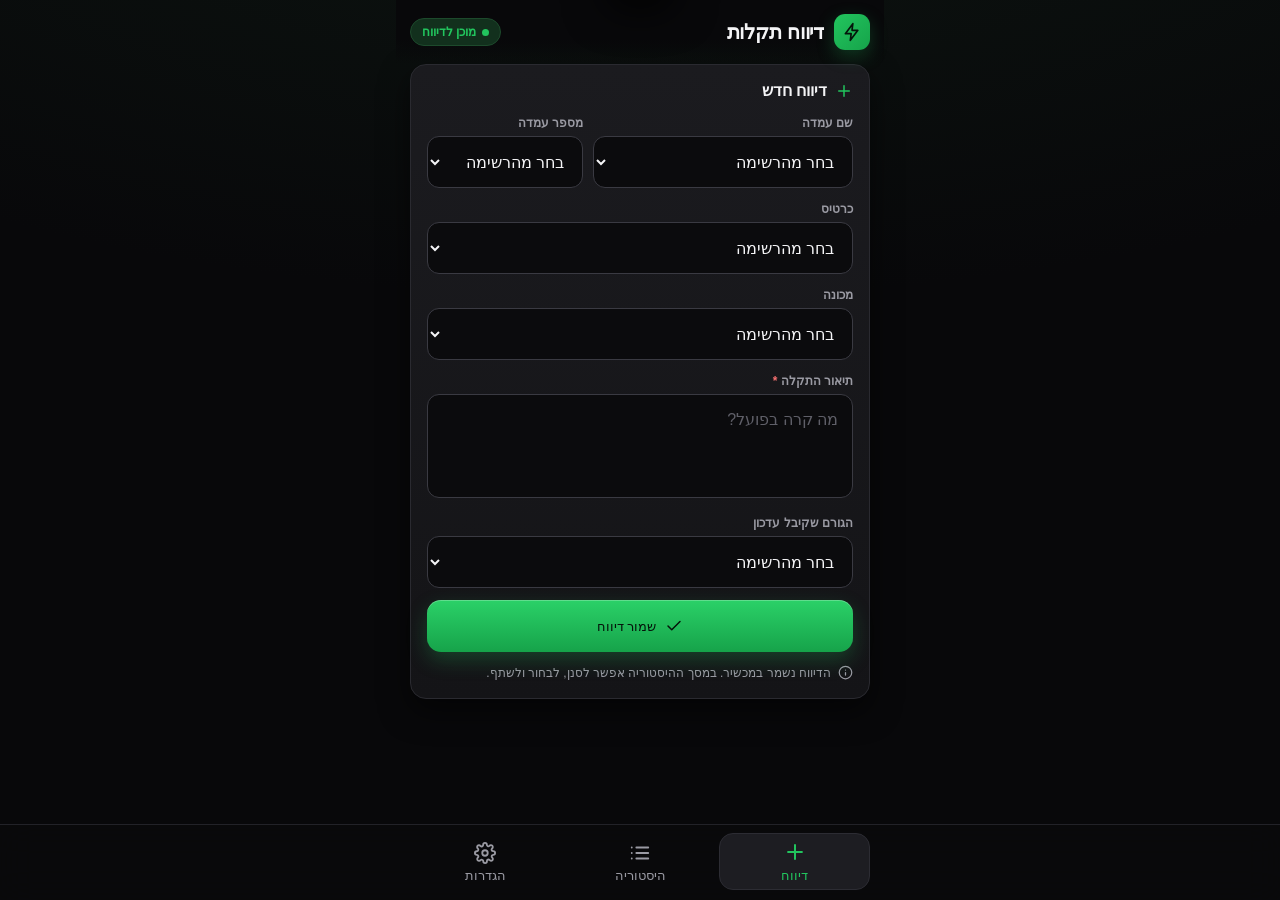
<file: fault-report/index.html>
<!doctype html><html lang="he" dir="rtl"><head><meta charset="utf-8"><meta name="viewport" content="width=device-width,initial-scale=1,viewport-fit=cover"><meta name="theme-color" content="#08080a"><meta name="apple-mobile-web-app-capable" content="yes"><meta name="apple-mobile-web-app-status-bar-style" content="black-translucent"><title>דיווח תקלות</title>
<style>
:root{--bg:#08080a;--card:#141417;--card2:#1b1b1f;--line:#2a2a30;--line2:#3a3a42;--text:#f4f4f6;--muted:#9a9aa3;--green:#22c55e;--green2:#16a34a;--greenGlow:#22c55e40;--red:#f87171;--redBg:#2a1213;--amber:#fbbf24;--r:16px;--ease:cubic-bezier(.2,.8,.2,1)}
[hidden]{display:none!important}*{box-sizing:border-box;-webkit-tap-highlight-color:transparent}
html{background:var(--bg)}
body{margin:0;background:radial-gradient(1200px 500px at 50% -200px,#16301f55,transparent),var(--bg);color:var(--text);font-family:-apple-system,BlinkMacSystemFont,"Segoe UI","Heebo",Arial,sans-serif;padding:env(safe-area-inset-top) 14px calc(96px + env(safe-area-inset-bottom));min-height:100vh;-webkit-font-smoothing:antialiased}
main{max-width:460px;margin:auto}
svg{width:18px;height:18px;flex:0 0 auto;stroke:currentColor;fill:none;stroke-width:2;stroke-linecap:round;stroke-linejoin:round}
.top{position:sticky;top:0;z-index:5;height:64px;display:flex;align-items:center;justify-content:space-between;margin:0 -14px;padding:0 14px;background:linear-gradient(var(--bg) 60%,transparent)}
.brand{display:flex;align-items:center;gap:10px}
.logo{width:36px;height:36px;border-radius:11px;display:grid;place-items:center;background:linear-gradient(135deg,var(--green),var(--green2));color:#04140a;box-shadow:0 6px 18px var(--greenGlow)}
.logo svg{width:20px;height:20px}
.brand b{font-size:20px;letter-spacing:-.2px}
.badge{display:inline-flex;align-items:center;gap:6px;background:#12301d;color:var(--green);font-size:12px;font-weight:600;padding:6px 11px;border-radius:99px;border:1px solid #1d4a2c;transition:all .3s var(--ease)}
.badge::before{content:"";width:7px;height:7px;border-radius:50%;background:currentColor;animation:pulse 2s infinite}
.badge.edit{background:#2e2410;color:var(--amber);border-color:#4a3a14}
@keyframes pulse{0%,100%{opacity:1}50%{opacity:.35}}
.page{display:none}
.page.active{display:block;animation:pageIn .35s var(--ease)}
@keyframes pageIn{from{opacity:0;transform:translateY(10px)}to{opacity:1;transform:none}}
.card{background:linear-gradient(180deg,var(--card2),var(--card));border:1px solid var(--line);border-radius:var(--r);padding:16px;margin-bottom:12px;box-shadow:0 12px 30px #0008}
.cardTitle{display:flex;align-items:center;gap:8px;font-size:16px;font-weight:700;margin-bottom:4px}
.cardTitle svg{color:var(--green)}
.grid{display:grid;grid-template-columns:1.25fr .75fr;gap:10px}
.filters{display:grid;grid-template-columns:1fr 1fr;gap:10px}
label{display:block;color:var(--muted);font-size:12px;font-weight:600;margin:14px 0 6px}
.grid label,.filters label{margin-top:12px}
input,textarea{width:100%;padding:13px 14px;background:#0b0b0d;border:1px solid var(--line2);border-radius:12px;color:var(--text);font:16px inherit;font-family:inherit;outline:0;transition:border-color .2s,box-shadow .2s,background .2s}
input::placeholder,textarea::placeholder{color:#5f5f68}
/* Keep Hebrew form editing aligned right, including iOS Safari focus */
input:not([type="checkbox"]):not([type="file"]),textarea,select{direction:rtl!important;text-align:right!important;unicode-bidi:plaintext}
input::placeholder,textarea::placeholder{text-align:right;direction:rtl}
input:focus,textarea:focus,select:focus{direction:rtl!important;text-align:right!important}

input:focus,textarea:focus{border-color:var(--green);box-shadow:0 0 0 4px var(--greenGlow);background:#0d0f0d}
input.invalid,textarea.invalid{border-color:var(--red);box-shadow:0 0 0 4px #f8717130;animation:shake .4s}
@keyframes shake{20%,60%{transform:translateX(-6px)}40%,80%{transform:translateX(6px)}}
input[type=date]{color-scheme:dark;min-height:48px}
textarea{height:104px;resize:none;line-height:1.45}
.req{color:var(--red)}
/* buttons */
.btn{position:relative;overflow:hidden;width:100%;min-height:52px;margin-top:12px;border:0;border-radius:14px;background:linear-gradient(180deg,#2bd168,var(--green2));color:#04140a;font:700 16px inherit;font-family:inherit;display:flex;align-items:center;justify-content:center;gap:9px;cursor:pointer;box-shadow:0 8px 20px var(--greenGlow),inset 0 1px 0 #ffffff40;transition:transform .15s var(--ease),filter .2s,opacity .2s,box-shadow .2s}
.btn:active{transform:scale(.97);filter:brightness(.93)}
.btn.secondary{background:var(--card2);border:1px solid var(--line2);color:var(--text);box-shadow:none}
.btn.secondary svg{color:var(--muted)}
.btn.ghost{background:transparent;border:1px dashed var(--line2);color:var(--muted);box-shadow:none}
.btn:disabled{opacity:.38;pointer-events:none;box-shadow:none}
.btnRow{display:grid;grid-template-columns:1fr 1fr;gap:10px}
.btnRow .btn{margin-top:10px}
.ripple{position:absolute;border-radius:50%;background:#fff6;transform:scale(0);animation:ripple .55s ease-out;pointer-events:none}
@keyframes ripple{to{transform:scale(3.2);opacity:0}}
.chip{display:inline-flex;align-items:center;gap:6px;border:1px solid var(--line2);background:#0f0f12;color:var(--text);border-radius:99px;padding:8px 13px;font:600 13px inherit;font-family:inherit;cursor:pointer;transition:all .18s var(--ease)}
.chip svg{width:15px;height:15px}
.chip:active{transform:scale(.95)}
.chip.danger{color:var(--red);border-color:#4a2323;background:var(--redBg)}
.chip.on{background:#12301d;border-color:#1d4a2c;color:var(--green)}
.chips{display:flex;flex-wrap:nowrap;gap:6px;margin-top:14px}.chips .chip{padding:8px 10px;white-space:nowrap;font-size:12.5px}
.chips .spacer{flex:1}
/* tabs */
.tabs{position:fixed;z-index:20;bottom:0;left:0;right:0;display:flex;justify-content:center;padding:8px 12px calc(10px + env(safe-area-inset-bottom));background:#0a0a0ccc;backdrop-filter:blur(18px) saturate(1.4);-webkit-backdrop-filter:blur(18px) saturate(1.4);border-top:1px solid #222228}
.tabsIn{position:relative;display:flex;width:100%;max-width:460px;gap:4px}
.tabInd{position:absolute;top:0;bottom:0;width:calc((100% - 8px)/3);border-radius:14px;background:#1d1d22;border:1px solid #2c2c33;transition:transform .35s var(--ease)}
.tabs button{position:relative;flex:1;border:0;background:transparent;color:var(--muted);font:600 11px inherit;font-family:inherit;display:flex;flex-direction:column;align-items:center;gap:4px;padding:9px 0 7px;cursor:pointer;transition:color .25s}
.tabs button svg{width:22px;height:22px;transition:transform .3s var(--ease)}
.tabs .on{color:var(--green)}
.tabs .on svg{transform:translateY(-1px) scale(1.08)}
.tabCount{position:absolute;top:3px;right:calc(50% - 22px);min-width:18px;height:18px;padding:0 5px;border-radius:9px;background:var(--green);color:#04140a;font-size:10px;font-weight:800;display:none;align-items:center;justify-content:center}
.tabCount.show{display:flex;animation:pop .3s var(--ease)}
@keyframes pop{from{transform:scale(0)}to{transform:scale(1)}}
/* report list */
.report{display:flex;gap:12px;align-items:flex-start;cursor:pointer;transition:border-color .2s,box-shadow .2s,transform .15s,opacity .3s,max-height .35s var(--ease),margin .35s,padding .35s;animation:cardIn .4s var(--ease) both;max-height:400px}
.report:active{transform:scale(.99)}
@keyframes cardIn{from{opacity:0;transform:translateY(12px)}to{opacity:1;transform:none}}
.report.selected{border-color:var(--green);box-shadow:0 0 0 1px var(--greenGlow),0 12px 30px #0008;background:linear-gradient(180deg,#14251a,var(--card))}
.report.leaving{opacity:0;transform:translateX(40px);max-height:0;padding-top:0;padding-bottom:0;margin-bottom:0;border-width:0}
.check{appearance:none;-webkit-appearance:none;width:26px;height:26px;margin:2px 0 0;border-radius:8px;border:2px solid var(--line2);background:#0b0b0d;display:grid;place-items:center;cursor:pointer;transition:all .2s var(--ease);flex:0 0 auto;padding:0}
.check::after{content:"";width:7px;height:12px;border:solid #04140a;border-width:0 3px 3px 0;transform:rotate(45deg) scale(0);margin-top:-3px;transition:transform .2s var(--ease)}
.check:checked{background:var(--green);border-color:var(--green)}
.check:checked::after{transform:rotate(45deg) scale(1)}
.info{flex:1;min-width:0}
.rHead{display:flex;align-items:center;gap:8px;flex-wrap:wrap}
.no{font-weight:800;font-size:15px;background:#0b0b0d;border:1px solid var(--line2);border-radius:8px;padding:2px 8px;font-variant-numeric:tabular-nums}
.mach{font-weight:700;font-size:15px}
.desc{margin-top:8px;line-height:1.5;font-size:15px;word-wrap:break-word}
.tags{display:flex;flex-wrap:wrap;gap:6px;margin-top:9px}
.tag{font-size:11.5px;color:#c9c9d0;background:#202026;border:1px solid #2c2c33;border-radius:7px;padding:3px 8px}
.meta{display:flex;align-items:center;gap:5px;font-size:12px;color:var(--muted);margin-top:9px}
.meta svg{width:13px;height:13px}
.itemActions{display:flex;gap:8px;margin-top:12px}
.mini{display:inline-flex;align-items:center;gap:5px;border:1px solid var(--line2);background:#202026;color:var(--text);border-radius:10px;padding:7px 12px;font:600 12.5px inherit;font-family:inherit;cursor:pointer;transition:all .15s var(--ease)}
.mini svg{width:14px;height:14px}
.mini:active{transform:scale(.94)}
.mini.danger{color:var(--red);border-color:#4a2323;background:var(--redBg)}
.empty{text-align:center;color:var(--muted);padding:38px 20px}
.empty svg{width:46px;height:46px;color:#3a3a42;margin-bottom:10px}
.empty b{display:block;color:var(--text);font-size:16px;margin-bottom:4px}
.tools{position:relative;bottom:auto;z-index:1;margin-top:12px;padding:12px;border-radius:18px;background:#121215ee;backdrop-filter:blur(14px);-webkit-backdrop-filter:blur(14px);border:1px solid var(--line);box-shadow:0 -6px 30px #000a}
.count{display:flex;align-items:center;justify-content:center;gap:6px;font-size:13px;color:var(--muted);font-weight:600}
.count.has{color:var(--green)}
.note{display:flex;gap:7px;font-size:12px;color:var(--muted);line-height:1.5;margin:12px 0 0}
.note svg{width:15px;height:15px;margin-top:1px}
.hint{font-size:12px;color:var(--muted);margin:10px 0 0}
.divider{height:1px;background:var(--line);margin:18px 0 4px}
/* toast */
.toast{position:fixed;z-index:60;left:50%;top:calc(14px + env(safe-area-inset-top));transform:translate(-50%,-140%);display:flex;align-items:center;gap:10px;max-width:calc(100% - 28px);width:max-content;padding:12px 16px;border-radius:14px;background:#1d1d22f2;border:1px solid var(--line2);color:var(--text);font-size:14px;font-weight:600;box-shadow:0 16px 40px #000c;backdrop-filter:blur(14px);-webkit-backdrop-filter:blur(14px);transition:transform .4s var(--ease);pointer-events:none}
.toast.show{transform:translate(-50%,0)}
.toast .ic{width:24px;height:24px;border-radius:50%;display:grid;place-items:center;flex:0 0 auto}
.toast .ic svg{width:14px;height:14px;stroke-width:3}
.toast.ok .ic{background:var(--green);color:#04140a}
.toast.err .ic{background:var(--red);color:#2a0606}
.toast.info .ic{background:#3b82f6;color:#fff}
/* modal */
.modalBg{position:fixed;z-index:50;inset:0;background:#000a;backdrop-filter:blur(4px);-webkit-backdrop-filter:blur(4px);display:flex;align-items:flex-end;justify-content:center;opacity:0;pointer-events:none;transition:opacity .25s}
.modalBg.show{opacity:1;pointer-events:auto}
.sheet{width:100%;max-width:460px;margin:0 10px calc(10px + env(safe-area-inset-bottom));background:var(--card2);border:1px solid var(--line2);border-radius:22px;padding:22px 18px 16px;text-align:center;transform:translateY(110%);transition:transform .35s var(--ease)}
.modalBg.show .sheet{transform:none}
.sheet .mIc{width:52px;height:52px;margin:0 auto 12px;border-radius:50%;display:grid;place-items:center;background:var(--redBg);color:var(--red)}
.sheet .mIc svg{width:26px;height:26px}
.sheet h3{margin:0 0 6px;font-size:18px}
.sheet p{margin:0;color:var(--muted);font-size:14px;line-height:1.5}
.sheet .btnRow{margin-top:8px}
.btn.danger{background:linear-gradient(180deg,#f87171,#dc2626);color:#fff;box-shadow:0 8px 20px #dc262640}
@media (prefers-reduced-motion:reduce){*,*::before,*::after{animation:none!important;transition:none!important}}
button:focus-visible,input:focus-visible,textarea:focus-visible{outline:2px solid var(--green);outline-offset:2px}

/* Native iPhone controls and comfortable touch targets */
select{display:block;width:100%;min-height:52px;padding:12px 14px;background:#0b0b0d;color:var(--text);border:1px solid var(--line2);border-radius:12px;font:16px -apple-system,BlinkMacSystemFont,"Segoe UI",Arial,sans-serif;direction:rtl;text-align:right;outline:none}
select:focus{border-color:var(--green)}
.customEntry{margin-top:8px}
input,textarea,select{font-size:16px!important;scroll-margin-top:100px;scroll-margin-bottom:140px}
button,select{touch-action:manipulation}
@media(max-width:380px){body{padding-left:10px;padding-right:10px}.card{padding:13px}.grid{gap:8px}.brand b{font-size:18px}.badge{font-size:11px;padding:5px 8px}}
@media(max-width:340px){.grid{grid-template-columns:1fr}}
@supports(height:100dvh){body{min-height:100dvh}}
</style></head><body>
<svg width="0" height="0" style="position:absolute"><defs>
<symbol id="i-bolt" viewBox="0 0 24 24"><path d="M13 2 4 14h7l-1 8 9-12h-7z"/></symbol>
<symbol id="i-plus" viewBox="0 0 24 24"><path d="M12 5v14M5 12h14"/></symbol>
<symbol id="i-list" viewBox="0 0 24 24"><path d="M8 6h13M8 12h13M8 18h13M3 6h.01M3 12h.01M3 18h.01"/></symbol>
<symbol id="i-gear" viewBox="0 0 24 24"><circle cx="12" cy="12" r="3"/><path d="M19.4 15a1.7 1.7 0 0 0 .3 1.8l.1.1a2 2 0 1 1-2.8 2.8l-.1-.1a1.7 1.7 0 0 0-1.8-.3 1.7 1.7 0 0 0-1 1.5V21a2 2 0 1 1-4 0v-.1a1.7 1.7 0 0 0-1.1-1.5 1.7 1.7 0 0 0-1.8.3l-.1.1a2 2 0 1 1-2.8-2.8l.1-.1a1.7 1.7 0 0 0 .3-1.8 1.7 1.7 0 0 0-1.5-1H3a2 2 0 1 1 0-4h.1a1.7 1.7 0 0 0 1.5-1.1 1.7 1.7 0 0 0-.3-1.8l-.1-.1a2 2 0 1 1 2.8-2.8l.1.1a1.7 1.7 0 0 0 1.8.3H9a1.7 1.7 0 0 0 1-1.5V3a2 2 0 1 1 4 0v.1a1.7 1.7 0 0 0 1 1.5 1.7 1.7 0 0 0 1.8-.3l.1-.1a2 2 0 1 1 2.8 2.8l-.1.1a1.7 1.7 0 0 0-.3 1.8V9a1.7 1.7 0 0 0 1.5 1H21a2 2 0 1 1 0 4h-.1a1.7 1.7 0 0 0-1.5 1z"/></symbol>
<symbol id="i-save" viewBox="0 0 24 24"><path d="M20 6 9 17l-5-5"/></symbol>
<symbol id="i-x" viewBox="0 0 24 24"><path d="M18 6 6 18M6 6l12 12"/></symbol>
<symbol id="i-trash" viewBox="0 0 24 24"><path d="M3 6h18M8 6V4h8v2M19 6l-1 14H6L5 6M10 11v6M14 11v6"/></symbol>
<symbol id="i-edit" viewBox="0 0 24 24"><path d="M12 20h9M16.5 3.5a2.1 2.1 0 0 1 3 3L7 19l-4 1 1-4z"/></symbol>
<symbol id="i-filter" viewBox="0 0 24 24"><path d="M22 3H2l8 9.5V19l4 2v-8.5z"/></symbol>
<symbol id="i-checks" viewBox="0 0 24 24"><path d="M18 6 7 17l-5-5M22 10l-7.5 7.5L13 16"/></symbol>
<symbol id="i-wa" viewBox="0 0 24 24"><path d="M21 11.5a8.4 8.4 0 0 1-12.4 7.4L3 21l2.1-5.4A8.4 8.4 0 1 1 21 11.5z"/></symbol>
<symbol id="i-sheet" viewBox="0 0 24 24"><rect x="3" y="3" width="18" height="18" rx="2"/><path d="M3 9h18M3 15h18M9 3v18"/></symbol>
<symbol id="i-share" viewBox="0 0 24 24"><path d="M4 12v8a2 2 0 0 0 2 2h12a2 2 0 0 0 2-2v-8M16 6l-4-4-4 4M12 2v13"/></symbol>
<symbol id="i-cloud" viewBox="0 0 24 24"><path d="M20 17.6A5 5 0 0 0 18 8h-1.3A8 8 0 1 0 4 16.3M12 12v9M8 17l4 4 4-4"/></symbol>
<symbol id="i-restore" viewBox="0 0 24 24"><path d="M3 12a9 9 0 1 0 3-6.7L3 8M3 3v5h5"/></symbol>
<symbol id="i-info" viewBox="0 0 24 24"><circle cx="12" cy="12" r="10"/><path d="M12 16v-4M12 8h.01"/></symbol>
<symbol id="i-clock" viewBox="0 0 24 24"><circle cx="12" cy="12" r="10"/><path d="M12 6v6l4 2"/></symbol>
<symbol id="i-inbox" viewBox="0 0 24 24"><path d="M22 12h-6l-2 3h-4l-2-3H2"/><path d="M5.5 5.1 2 12v6a2 2 0 0 0 2 2h16a2 2 0 0 0 2-2v-6l-3.5-6.9A2 2 0 0 0 16.8 4H7.2a2 2 0 0 0-1.7 1.1z"/></symbol>
<symbol id="i-alert" viewBox="0 0 24 24"><path d="M10.3 3.9 1.8 18a2 2 0 0 0 1.7 3h17a2 2 0 0 0 1.7-3L13.7 3.9a2 2 0 0 0-3.4 0zM12 9v4M12 17h.01"/></symbol>
</defs></svg>
<main>
<header class="top"><div class="brand"><span class="logo"><svg><use href="#i-bolt"/></svg></span><b>דיווח תקלות</b></div><span id="badge" class="badge">מוכן לדיווח</span></header>

<section id="reportPage" class="page active"><div class="card">
<div class="cardTitle"><svg><use href="#i-plus"/></svg><span id="formTitle">דיווח חדש</span></div>
<div class="grid"><div><label for="station">שם עמדה</label><select id="station" aria-label="בחר עמדה"><option value="">בחר עמדה</option></select><input id="stationCustom" class="customEntry" dir="rtl" placeholder="הקלד ערך חדש" autocomplete="off" hidden></div><div><label for="stationNo">מספר עמדה</label><select id="stationNo" aria-label="בחר מספר"><option value="">בחר מספר</option></select><input id="stationNoCustom" class="customEntry" dir="rtl" placeholder="הקלד ערך חדש" autocomplete="off" hidden></div></div>
<label for="card">כרטיס</label><select id="card" aria-label="בחר כרטיס"><option value="">בחר כרטיס</option></select><input id="cardCustom" class="customEntry" dir="rtl" placeholder="הקלד ערך חדש" autocomplete="off" hidden>
<label for="machine">מכונה</label><select id="machine" aria-label="בחר מכונה"><option value="">בחר מכונה</option></select><input id="machineCustom" class="customEntry" dir="rtl" placeholder="הקלד ערך חדש" autocomplete="off" hidden>
<label for="issue">תיאור התקלה <span class="req">*</span></label><textarea dir="rtl" id="issue" placeholder="מה קרה בפועל?"></textarea>
<label for="notified">הגורם שקיבל עדכון</label><select id="notified" aria-label="בחר גורם"><option value="">בחר גורם</option></select><input id="notifiedCustom" class="customEntry" dir="rtl" placeholder="הקלד ערך חדש" autocomplete="off" hidden>
<button id="save" type="button" class="btn"><svg><use href="#i-save"/></svg><span id="saveTxt">שמור דיווח</span></button>
<button id="cancelEdit" type="button" class="btn ghost" hidden><svg><use href="#i-x"/></svg>בטל עריכה</button>
<p class="note"><svg><use href="#i-info"/></svg>הדיווח נשמר במכשיר. במסך ההיסטוריה אפשר לסנן, לבחור ולשתף.</p>
</div></section>

<section id="historyPage" class="page"><div class="card">
<div class="cardTitle"><svg><use href="#i-filter"/></svg>סינון ובחירה</div>
<div class="filters"><div><label for="from">מתאריך</label><input id="from" type="date"></div><div><label for="to">עד תאריך</label><input id="to" type="date"></div></div>
<button id="apply" type="button" class="btn secondary"><svg><use href="#i-filter"/></svg>הצג לפי תאריכים</button>
<div class="chips"><button id="toggle" type="button" class="chip"><svg><use href="#i-checks"/></svg>בחר הכל</button><span class="spacer"></span><button id="deleteSelected" type="button" class="chip danger"><svg><use href="#i-trash"/></svg>מחק מסומנים</button><button id="deleteAll" type="button" class="chip danger"><svg><use href="#i-trash"/></svg>מחק הכל</button></div>
</div>
<div id="list"></div>
<div class="tools"><div id="count" class="count">לא נבחרו דיווחים</div>
<button id="whatsapp" type="button" class="btn"><svg><use href="#i-wa"/></svg>שתף ב־WhatsApp</button>
<div class="btnRow"><button id="download" type="button" class="btn secondary"><svg><use href="#i-sheet"/></svg>Excel</button><button id="mailSend" type="button" class="btn secondary"><svg><use href="#i-share"/></svg>שתף קובץ</button></div>
</div></section>

<section id="settingsPage" class="page"><div class="card">
<div class="cardTitle"><svg><use href="#i-list"/></svg>רשימות בחירה מהירה</div>
<p class="note"><svg><use href="#i-info"/></svg>כל פריט בשורה נפרדת. בטופס הדיווח תבחר אותו בלחיצה.</p>
<label for="machinesList">מכונות</label><textarea id="machinesList" placeholder="מכונת חיתוך&#10;מכונת אריזה"></textarea>
<label for="stationsList">עמדות</label><textarea id="stationsList" placeholder="עמדה 1&#10;עמדה 2"></textarea>
<label for="stationNumbersList">מספרי עמדות</label><textarea id="stationNumbersList" placeholder="1&#10;2"></textarea>
<label for="cardsList">כרטיסים</label><textarea id="cardsList" placeholder="כרטיס 101&#10;כרטיס 102"></textarea>
<label for="workersList">גורמים שקיבלו עדכון</label><textarea id="workersList" placeholder="אחזקה&#10;חשמלאי&#10;מנהל משמרת"></textarea>
<button id="saveSettings" type="button" class="btn"><svg><use href="#i-save"/></svg>שמור רשימות</button>
</div>
<div class="card">
<div class="cardTitle"><svg><use href="#i-cloud"/></svg>גיבוי ושחזור</div>
<p class="note"><svg><use href="#i-info"/></svg>הגיבוי כולל את כל הדיווחים, הרשימות ומספר הדיווח האחרון. לאחר ההורדה בחר שמירה ב־OneDrive.</p>
<div class="btnRow"><button id="backup" type="button" class="btn secondary"><svg><use href="#i-cloud"/></svg>צור גיבוי</button><button id="restoreBtn" type="button" class="btn secondary"><svg><use href="#i-restore"/></svg>שחזר</button></div>
<input id="restoreFile" type="file" accept=".json,application/json" hidden>
</div></section>

<datalist id="stations"></datalist><datalist id="stationNumbers"></datalist><datalist id="machines"></datalist><datalist id="cards"></datalist><datalist id="workers"></datalist>
</main>
<nav class="tabs"><div class="tabsIn"><span class="tabInd"></span>
<button type="button" class="on" data-page="reportPage"><svg><use href="#i-plus"/></svg>דיווח</button>
<button type="button" data-page="historyPage"><svg><use href="#i-list"/></svg>היסטוריה<span id="tabCount" class="tabCount"></span></button>
<button type="button" data-page="settingsPage"><svg><use href="#i-gear"/></svg>הגדרות</button>
</div></nav>
<div id="toast" class="toast" role="status" aria-live="polite"><span class="ic"></span><span id="toastTxt"></span></div>
<div id="modal" class="modalBg" role="dialog" aria-modal="true" aria-labelledby="mTitle"><div class="sheet"><div class="mIc"><svg><use href="#i-alert"/></svg></div><h3 id="mTitle"></h3><p id="mText"></p><div class="btnRow"><button id="mCancel" type="button" class="btn secondary">ביטול</button><button id="mOk" type="button" class="btn danger">מחק</button></div></div></div>
<script>(function(){
"use strict";
var q=function(s){return document.querySelector(s)},qa=function(s){return document.querySelectorAll(s)};
var NL="\n",mem={};
var store={get:function(k){try{return localStorage.getItem(k)}catch(e){return k in mem?mem[k]:null}},
           set:function(k,v){try{localStorage.setItem(k,v)}catch(e){mem[k]=v}}};
var RK="faultReportsV1",CK="faultConfigV1",SK="faultReportSequenceV1";
var FIELDS=["station","stationNo","card","machine","issue","notified"];
var HEAD=["מספר דיווח","תאריך","שעה","מכונה","שם עמדה","מספר עמדה","כרטיס","תיאור תקלה","הגורם שקיבל עדכון","הערות"];
var rows=[],cfg={},selected={},shown=[],editingId=null,page="reportPage";

function parse(k,def){try{var v=JSON.parse(store.get(k)||"null");return v==null?def:v}catch(e){return def}}
rows=parse(RK,[]);if(!Array.isArray(rows))rows=[];
cfg=parse(CK,{});if(!cfg||typeof cfg!=="object")cfg={};
function saveRows(){store.set(RK,JSON.stringify(rows))}
function two(n){return("0"+n).slice(-2)}
function fmtDate(d){return two(d.getDate())+"."+two(d.getMonth()+1)+"."+d.getFullYear()}
function fmtTime(d){return two(d.getHours())+":"+two(d.getMinutes())}
function localKey(d){return d.getFullYear()+"-"+two(d.getMonth()+1)+"-"+two(d.getDate())}
function dateKey(r){if(!r.createdAt)return"";var d=new Date(r.createdAt);return isNaN(d)?"":localKey(d)}
function when(r){if(!r.createdAt)return"לא תועד";var d=new Date(r.createdAt);return fmtDate(d)+" · "+fmtTime(d)+(r.updatedAt?" · עודכן":"")}
function icon(id){var s=document.createElementNS("http://www.w3.org/2000/svg","svg"),u=document.createElementNS("http://www.w3.org/2000/svg","use");u.setAttribute("href","#i-"+id);s.appendChild(u);return s}
function el(tag,cls,txt){var e=document.createElement(tag);if(cls)e.className=cls;if(txt!=null)e.textContent=txt;return e}
function vibrate(ms){try{navigator.vibrate&&navigator.vibrate(ms)}catch(e){}}

/* ---------- Toast ---------- */
var tTimer;
function toast(msg,type){type=type||"ok";var t=q("#toast"),ic=t.querySelector(".ic");
  ic.innerHTML="";ic.appendChild(icon(type==="ok"?"save":type==="err"?"x":"info"));
  q("#toastTxt").textContent=msg;t.className="toast "+type;void t.offsetWidth;t.classList.add("show");
  clearTimeout(tTimer);tTimer=setTimeout(function(){t.classList.remove("show")},2600);if(type==="err")vibrate(30)}

/* ---------- Confirm sheet ---------- */
var mResolve=null;
function ask(title,text,okTxt){return new Promise(function(res){
  q("#mTitle").textContent=title;q("#mText").textContent=text;q("#mOk").textContent=okTxt||"מחק";
  mResolve=res;q("#modal").classList.add("show");setTimeout(function(){q("#mCancel").focus()},50)})}
function closeAsk(v){q("#modal").classList.remove("show");var r=mResolve;mResolve=null;if(r)r(v)}
q("#mOk").addEventListener("click",function(){closeAsk(true)});
q("#mCancel").addEventListener("click",function(){closeAsk(false)});
q("#modal").addEventListener("click",function(e){if(e.target===this)closeAsk(false)});
document.addEventListener("keydown",function(e){if(e.key==="Escape"&&mResolve)closeAsk(false)});

/* ---------- Ripple ---------- */
document.addEventListener("pointerdown",function(e){var b=e.target.closest&&e.target.closest(".btn");if(!b||b.disabled)return;
  var r=b.getBoundingClientRect(),s=Math.max(r.width,r.height),sp=el("span","ripple");
  sp.style.width=sp.style.height=s+"px";sp.style.left=(e.clientX-r.left-s/2)+"px";sp.style.top=(e.clientY-r.top-s/2)+"px";
  b.appendChild(sp);setTimeout(function(){sp.remove()},600)});

/* ---------- Lists ---------- */
function listValue(id){return q("#"+id).value.split(/\r?\n/).map(function(x){return x.trim()}).filter(function(x,i,a){return x&&a.indexOf(x)===i})}
function setOptions(id,values){var map={stations:"station",stationNumbers:"stationNo",machines:"machine",cards:"card",workers:"notified"},sel=q("#"+map[id]);var previous=choiceValue(map[id]);sel.innerHTML="";var blank=document.createElement("option");blank.value="";blank.textContent="בחר מהרשימה";sel.appendChild(blank);values.forEach(function(v){var opt=document.createElement("option");opt.value=v;opt.textContent=v;sel.appendChild(opt)});var other=document.createElement("option");other.value="__other__";other.textContent="אחר — הקלדה ידנית";sel.appendChild(other);assignChoice(map[id],previous)}
function loadLists(){var L=cfg.lists||{};var defaults={machines:["FT","Thermal 1","Thermal 2","Burn-In","הרעדה"],stations:["FT MBF","FT QFEM 424","FT QFEM 353","Burn-In MBF","Burn-In QFEM 424","Thermal 1","Thermal 2","הרעדה"],stationNumbers:["1","2","3","4"],cards:["MBF","EPS","QFEM 424","QFEM 353"],workers:["חיים","דימה","דניס","טים","אלכס","הראל"]};Object.keys(defaults).forEach(function(k){if(!Array.isArray(L[k])||!L[k].length)L[k]=defaults[k].slice()});cfg.lists=L;
  [["machines","machinesList"],["stations","stationsList"],["stationNumbers","stationNumbersList"],["cards","cardsList"],["workers","workersList"]].forEach(function(p){
    var v=Array.isArray(L[p[0]])?L[p[0]]:[];q("#"+p[1]).value=v.join(NL);setOptions(p[0],v)})}

/* iPhone: native choice menus keep the keyboard closed until manual entry */
var quickIds=["station","stationNo","card","machine","notified"];
function choiceValue(id){var sel=q("#"+id);return sel.value==="__other__"?q("#"+id+"Custom").value.trim():sel.value.trim()}
function assignChoice(id,value){var sel=q("#"+id),custom=q("#"+id+"Custom");if(!value){sel.value="";custom.value="";custom.hidden=true;return}var found=Array.prototype.some.call(sel.options,function(o){return o.value===value});sel.value=found?value:"__other__";custom.hidden=found;custom.value=found?"":value}
quickIds.forEach(function(id){q("#"+id).addEventListener("change",function(){var custom=q("#"+id+"Custom");custom.hidden=this.value!=="__other__";if(this.value==="__other__")custom.focus();else custom.value=""})});
document.addEventListener("focusin",function(e){if(e.target.matches('input:not([type="checkbox"]),textarea')){setTimeout(function(){if(document.activeElement===e.target)e.target.scrollIntoView({block:"center",behavior:"smooth"})},300)}});
/* ---------- Selection ---------- */
function getSelected(){return rows.filter(function(r){return selected[r.id]})}
function pruneSelected(){var ok={};shown.forEach(function(r){ok[r.id]=1});Object.keys(selected).forEach(function(id){if(!ok[id])delete selected[id]})}
function count(){var n=getSelected().length,c=q("#count");
  c.textContent=n?(n===1?"דיווח 1 נבחר":n+" דיווחים נבחרו"):"סמן דיווחים כדי לשתף או לייצא";c.classList.toggle("has",n>0);
  ["#whatsapp","#download","#mailSend"].forEach(function(s){q(s).disabled=!n});
  q("#deleteSelected").disabled=!n;q("#deleteSelected").style.opacity=n?1:.45;
  var all=shown.length&&shown.every(function(r){return selected[r.id]}),tg=q("#toggle");
  tg.lastChild.textContent=all?"בטל בחירה":"בחר הכל";tg.classList.toggle("on",!!all);
  q("#deleteAll").style.display=rows.length?"":"none"}
function tabBadge(){var t=q("#tabCount");t.textContent=rows.length>99?"99+":rows.length;t.classList.toggle("show",rows.length>0)}
function visible(){var f=q("#from").value,t=q("#to").value;return rows.filter(function(r){var d=dateKey(r);return(!f||d>=f)&&(!t||d<=t)})}

/* ---------- History ---------- */
function render(){
  shown=visible();pruneSelected();tabBadge();
  var box=q("#list");box.innerHTML="";
  if(!shown.length){var e=el("div","card empty");e.appendChild(icon("inbox"));
    e.appendChild(el("b",null,rows.length?"אין דיווחים בטווח הזה":"עדיין אין דיווחים"));
    e.appendChild(el("div",null,rows.length?"נסה טווח תאריכים אחר":"דיווח חדש יופיע כאן מיד לאחר השמירה"));
    box.appendChild(e);count();return}
  shown.forEach(function(r,i){
    var card=el("article","card report"+(selected[r.id]?" selected":"")),check=el("input","check"),info=el("div","info"),
        head=el("div","rHead"),tags=el("div","tags"),meta=el("div","meta"),actions=el("div","itemActions"),
        edit=el("button","mini"),del=el("button","mini danger");
    card.dataset.id=r.id;card.style.animationDelay=Math.min(i,8)*40+"ms";
    check.type="checkbox";check.checked=!!selected[r.id];check.setAttribute("aria-label","בחר דיווח "+r.reportNo);
    function setSel(v){if(v)selected[r.id]=true;else delete selected[r.id];check.checked=v;card.classList.toggle("selected",v);vibrate(8);count()}
    check.addEventListener("change",function(){setSel(check.checked)});
    card.addEventListener("click",function(e){if(e.target.closest("button,input"))return;setSel(!selected[r.id])});
    head.appendChild(el("span","no",r.reportNo));if(r.machine)head.appendChild(el("span","mach",r.machine));
    [r.station,r.stationNo?"עמדה "+r.stationNo:"",r.card?"כרטיס "+r.card:"",r.notified?"עודכן: "+r.notified:""].forEach(function(t){if(t)tags.appendChild(el("span","tag",t))});
    meta.appendChild(icon("clock"));meta.appendChild(el("span",null,when(r)));
    edit.type="button";edit.appendChild(icon("edit"));edit.appendChild(document.createTextNode("ערוך"));
    edit.addEventListener("click",function(){startEdit(r)});
    del.type="button";del.appendChild(icon("trash"));del.appendChild(document.createTextNode("מחק"));
    del.addEventListener("click",function(){ask("למחוק את דיווח "+r.reportNo+"?","לא ניתן לבטל פעולה זו.").then(function(ok){if(ok){removeIds([r.id]);toast("דיווח "+r.reportNo+" נמחק")}})});
    actions.appendChild(edit);actions.appendChild(del);
    info.appendChild(head);info.appendChild(el("div","desc",r.issue||""));if(tags.childNodes.length)info.appendChild(tags);info.appendChild(meta);info.appendChild(actions);
    card.appendChild(check);card.appendChild(info);box.appendChild(card)});
  count()}

function removeIds(ids){var m={};ids.forEach(function(id){m[id]=1;delete selected[id]});
  rows=rows.filter(function(r){return!m[r.id]});if(editingId&&m[editingId])stopEdit(true);saveRows();tabBadge();
  var cards=[].filter.call(qa("#list .report"),function(c){return m[c.dataset.id]});
  cards.forEach(function(c){c.style.animation="none";c.style.maxHeight=c.offsetHeight+"px";void c.offsetWidth;c.classList.add("leaving")});
  vibrate(15);setTimeout(render,cards.length?320:0)}

/* ---------- Form / edit ---------- */
function clearForm(){FIELDS.forEach(function(k){if(quickIds.indexOf(k)>=0)assignChoice(k,"");else q("#"+k).value=""})}
function startEdit(r){editingId=r.id;FIELDS.forEach(function(k){if(quickIds.indexOf(k)>=0)assignChoice(k,r[k]||"");else q("#"+k).value=r[k]||""});
  q("#saveTxt").textContent="עדכן דיווח "+r.reportNo;q("#formTitle").textContent="עריכת דיווח "+r.reportNo;q("#cancelEdit").hidden=false;
  var b=q("#badge");b.textContent="מצב עריכה";b.classList.add("edit");show("reportPage")}
function stopEdit(clear){editingId=null;q("#saveTxt").textContent="שמור דיווח";q("#formTitle").textContent="דיווח חדש";q("#cancelEdit").hidden=true;
  var b=q("#badge");b.textContent="מוכן לדיווח";b.classList.remove("edit");if(clear)clearForm()}
q("#issue").addEventListener("input",function(){this.classList.remove("invalid")});

q("#save").addEventListener("click",function(){
  var v={};FIELDS.forEach(function(k){v[k]=quickIds.indexOf(k)>=0?choiceValue(k):q("#"+k).value.trim()});
  if(!v.issue){var i=q("#issue");i.classList.remove("invalid");void i.offsetWidth;i.classList.add("invalid");i.focus();toast("יש למלא תיאור תקלה","err");return}
  if(editingId){var r=rows.filter(function(x){return x.id===editingId})[0];
    if(r){FIELDS.forEach(function(k){r[k]=v[k]});r.updatedAt=new Date().toISOString();saveRows();var no=r.reportNo;stopEdit(true);toast("דיווח "+no+" עודכן");show("historyPage");return}
    stopEdit(false)}
  var maxNo=rows.reduce(function(m,x){var n=parseInt(String(x.reportNo||"").replace(/\D/g,""),10);return n>m?n:m},0);
  var next=Math.max(Number(store.get(SK)||"0")||0,maxNo)+1;store.set(SK,String(next));
  var r2={id:Date.now().toString(36)+Math.random().toString(36).slice(2,7),reportNo:"A"+("000"+next).slice(-3),createdAt:new Date().toISOString()};
  FIELDS.forEach(function(k){r2[k]=v[k]});rows.unshift(r2);saveRows();clearForm();tabBadge();vibrate(12);
  toast("הדיווח נשמר · "+r2.reportNo)});
q("#cancelEdit").addEventListener("click",function(){stopEdit(true);toast("העריכה בוטלה","info")});

/* ---------- Navigation ---------- */
var tabOrder=["reportPage","historyPage","settingsPage"];
function show(p){page=p;qa(".page").forEach(function(x){x.classList.toggle("active",x.id===p)});
  qa(".tabs button").forEach(function(x){x.classList.toggle("on",x.dataset.page===p)});
  var i=tabOrder.indexOf(p);q(".tabInd").style.transform="translateX("+(-i*100)+"%) translateX("+(-i*4)+"px)";
  if(p==="historyPage")render();window.scrollTo({top:0,behavior:"smooth"})}
qa(".tabs button").forEach(function(b){b.addEventListener("click",function(){if(page!==b.dataset.page)show(b.dataset.page)})});

/* ---------- History buttons ---------- */
q("#apply").addEventListener("click",function(){var f=q("#from").value,t=q("#to").value;
  if(f&&t&&f>t){toast("תאריך ההתחלה חייב להיות לפני תאריך הסיום","err");return}render();
  toast(shown.length?"מוצגים "+shown.length+" דיווחים":"אין דיווחים בטווח","info")});
q("#toggle").addEventListener("click",function(){if(!shown.length)return;
  var all=shown.every(function(r){return selected[r.id]});
  shown.forEach(function(r){if(all)delete selected[r.id];else selected[r.id]=true});
  qa("#list .report").forEach(function(c){var on=!!selected[c.dataset.id];c.classList.toggle("selected",on);c.querySelector(".check").checked=on});count()});
q("#deleteSelected").addEventListener("click",function(){var a=getSelected();
  if(!a.length){toast("יש לסמן לפחות דיווח אחד למחיקה","err");return}
  ask(a.length===1?"למחוק את הדיווח המסומן?":"למחוק "+a.length+" דיווחים מסומנים?","לא ניתן לבטל פעולה זו.").then(function(ok){
    if(ok){removeIds(a.map(function(r){return r.id}));toast(a.length===1?"הדיווח נמחק":a.length+" דיווחים נמחקו")}})});
q("#deleteAll").addEventListener("click",function(){if(!rows.length){toast("אין דיווחים למחיקה","info");return}
  var n=rows.length;ask("למחוק את כל "+n+" הדיווחים?","מומלץ ליצור גיבוי לפני כן. לא ניתן לבטל.","מחק הכל").then(function(ok){
    if(ok){removeIds(rows.map(function(r){return r.id}));toast("כל הדיווחים נמחקו")}})});

/* ---------- Share / export ---------- */
function rowText(r){var a=["\u200E"+r.reportNo+"\u200E"];
  var location=[r.machine,r.station,r.stationNo||""].filter(Boolean);
  if(r.card)location.push(r.card);
  if(location.length)a.push(location.join(" | "));
  if(r.issue)a.push("דיווח: *"+r.issue.replace(/\*/g,"")+"*");
  if(r.notified)a.push("עודכן: "+r.notified);
  return a.join(NL)}
function csvCell(v){return'"'+String(v==null?"":v).replace(/"/g,'""')+'"'}
function buildCsv(a){var all=[HEAD];a.forEach(function(r){var d=r.createdAt?new Date(r.createdAt):null;
  all.push([r.reportNo,d?fmtDate(d):"",d?fmtTime(d):"",r.machine,r.station,r.stationNo,r.card,r.issue,r.notified,""])});
  return"\uFEFF"+all.map(function(row){return row.map(csvCell).join(",")}).join("\r\n")}
function saveBlob(blob,name){var a=document.createElement("a"),u=URL.createObjectURL(blob);a.href=u;a.download=name;
  document.body.appendChild(a);a.click();document.body.removeChild(a);setTimeout(function(){URL.revokeObjectURL(u)},4000)}
function stamp(){var n=new Date();return localKey(n)+"_"+two(n.getHours())+"-"+two(n.getMinutes())}
function need(a,what){if(!a.length){toast("יש לסמן לפחות דיווח אחד "+what,"err");return false}return true}

q("#whatsapp").addEventListener("click",function(){var a=getSelected();if(!need(a,"לשליחה"))return;
  var text=a.map(rowText).join(NL+NL);
  if(navigator.share){navigator.share({text:text}).catch(function(e){if(e&&e.name!=="AbortError")location.href="https://wa.me/?text="+encodeURIComponent(text)});return}
  location.href="https://wa.me/?text="+encodeURIComponent(text)});
q("#download").addEventListener("click",function(){var a=getSelected();if(!need(a,"לייצוא"))return;
  saveBlob(new Blob([buildCsv(a)],{type:"text/csv;charset=utf-8"}),"דיווחי_תקלות_"+stamp()+".csv");toast("הקובץ ירד · "+a.length+" דיווחים")});
q("#mailSend").addEventListener("click",function(){var a=getSelected();if(!need(a,"לשיתוף"))return;
  var name="דיווחי_תקלות_"+stamp()+".csv",csv=buildCsv(a),file=null;
  try{file=new File([csv],name,{type:"text/csv"})}catch(e){}
  if(file&&navigator.share&&navigator.canShare&&navigator.canShare({files:[file]})){navigator.share({title:"דיווחי תקלות",files:[file]}).catch(function(){});return}
  saveBlob(new Blob([csv],{type:"text/csv;charset=utf-8"}),name);toast("הקובץ ירד. שתף אותו מתיקיית ההורדות","info")});

/* ---------- Settings / backup / restore ---------- */
q("#saveSettings").addEventListener("click",function(){
  cfg={lists:{machines:listValue("machinesList"),stations:listValue("stationsList"),stationNumbers:listValue("stationNumbersList"),cards:listValue("cardsList"),workers:listValue("workersList")}};
  store.set(CK,JSON.stringify(cfg));loadLists();toast("הרשימות נשמרו")});
q("#backup").addEventListener("click",function(){var now=new Date(),
  data={backupCreatedAt:now.toISOString(),backupCreatedAtDisplay:fmtDate(now)+" | "+fmtTime(now),reports:rows,settings:cfg,nextReportNumber:store.get(SK)||"0"};
  saveBlob(new Blob([JSON.stringify(data,null,2)],{type:"application/json"}),"גיבוי_דיווחי_תקלות_"+stamp()+".json");
  toast("גיבוי נוצר · שמור אותו ב־OneDrive")});
q("#restoreBtn").addEventListener("click",function(){q("#restoreFile").value="";q("#restoreFile").click()});
q("#restoreFile").addEventListener("change",function(){var f=this.files&&this.files[0];if(!f)return;
  var rd=new FileReader();rd.onload=function(){var d;try{d=JSON.parse(rd.result)}catch(e){toast("קובץ הגיבוי אינו תקין","err");return}
    if(!d||!Array.isArray(d.reports)){toast("הקובץ אינו גיבוי של דיווח תקלות","err");return}
    ask("לשחזר "+d.reports.length+" דיווחים?",(d.backupCreatedAtDisplay?"גיבוי מ־"+d.backupCreatedAtDisplay+". ":"")+"הנתונים הנוכחיים יוחלפו.","שחזר").then(function(ok){if(!ok)return;
      rows=d.reports.filter(function(r){return r&&r.id});cfg=d.settings&&typeof d.settings==="object"?d.settings:{};
      store.set(SK,String(Math.max(Number(d.nextReportNumber)||0,0)));saveRows();store.set(CK,JSON.stringify(cfg));
      selected={};stopEdit(true);loadLists();render();toast("השחזור הושלם · "+rows.length+" דיווחים")})};
  rd.onerror=function(){toast("לא ניתן לקרוא את הקובץ","err")};rd.readAsText(f)});

loadLists();tabBadge();count();
})();
</script></body></html>
</file>
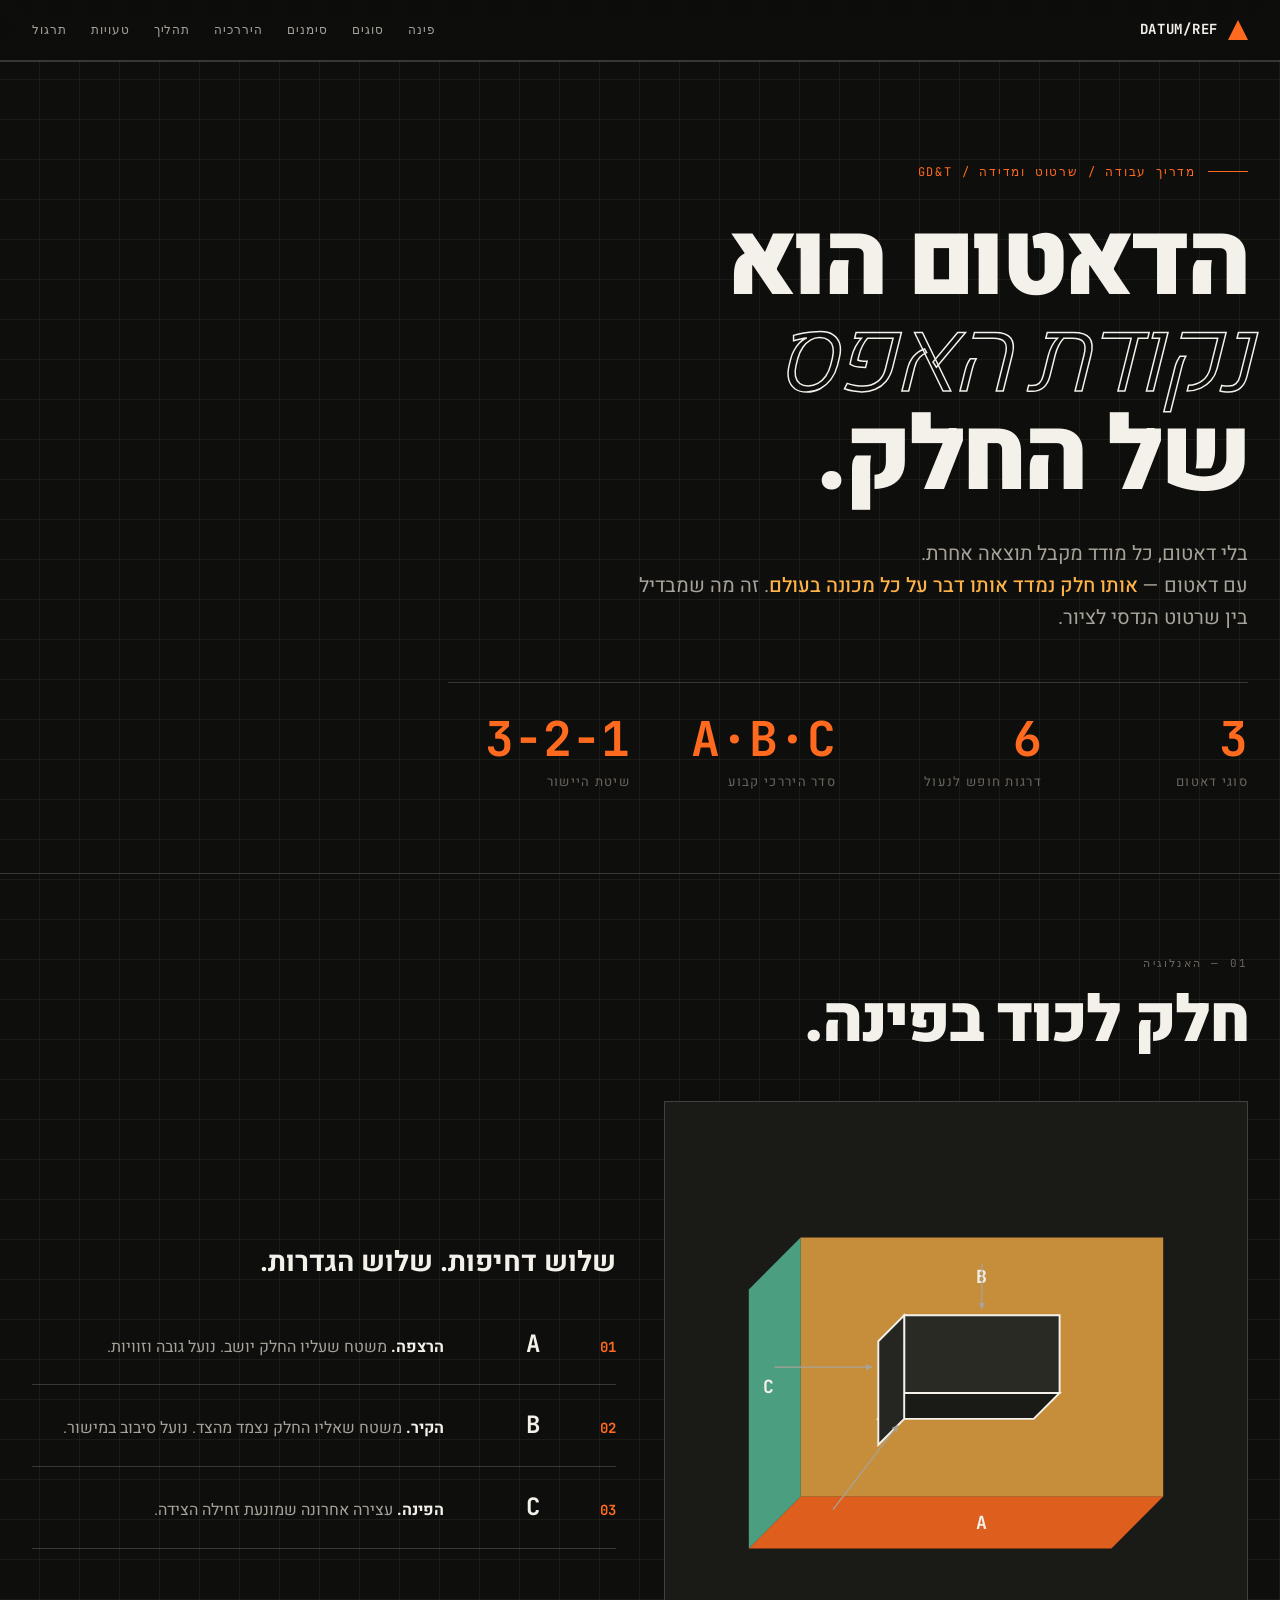
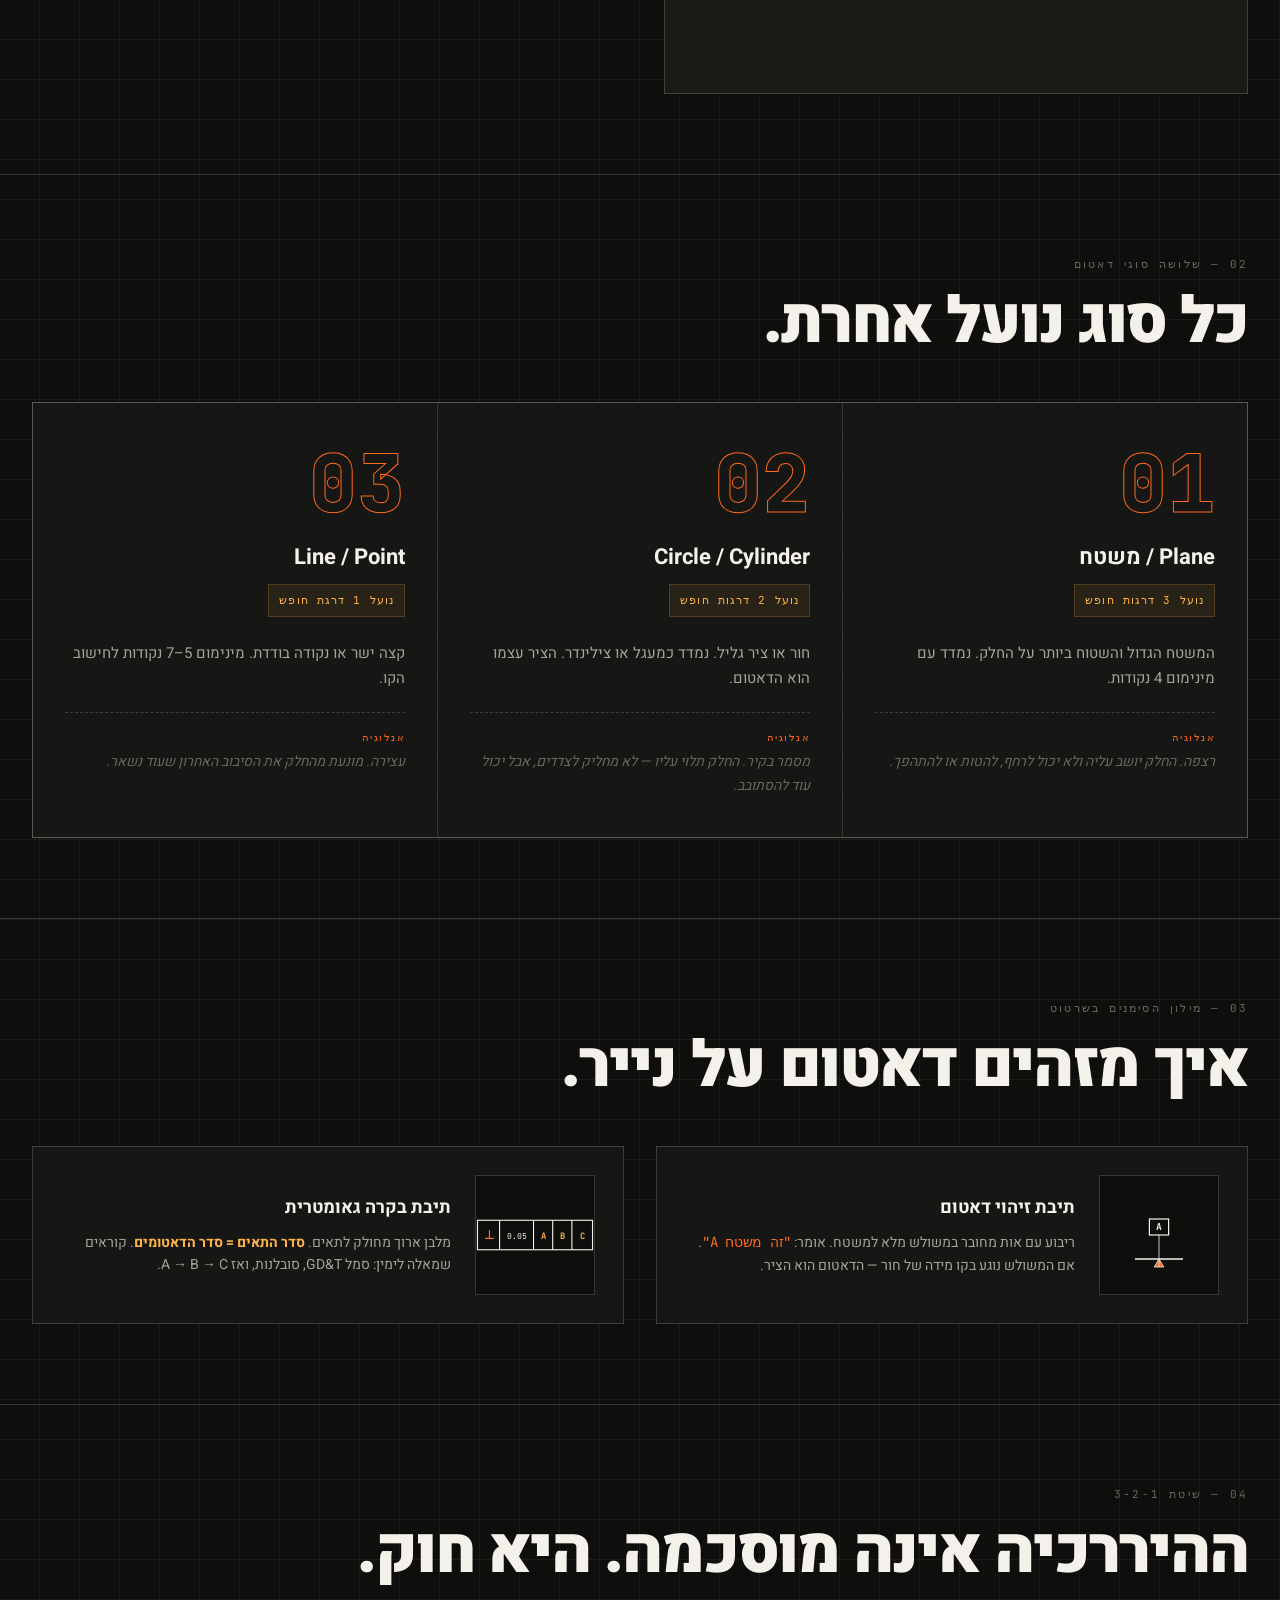
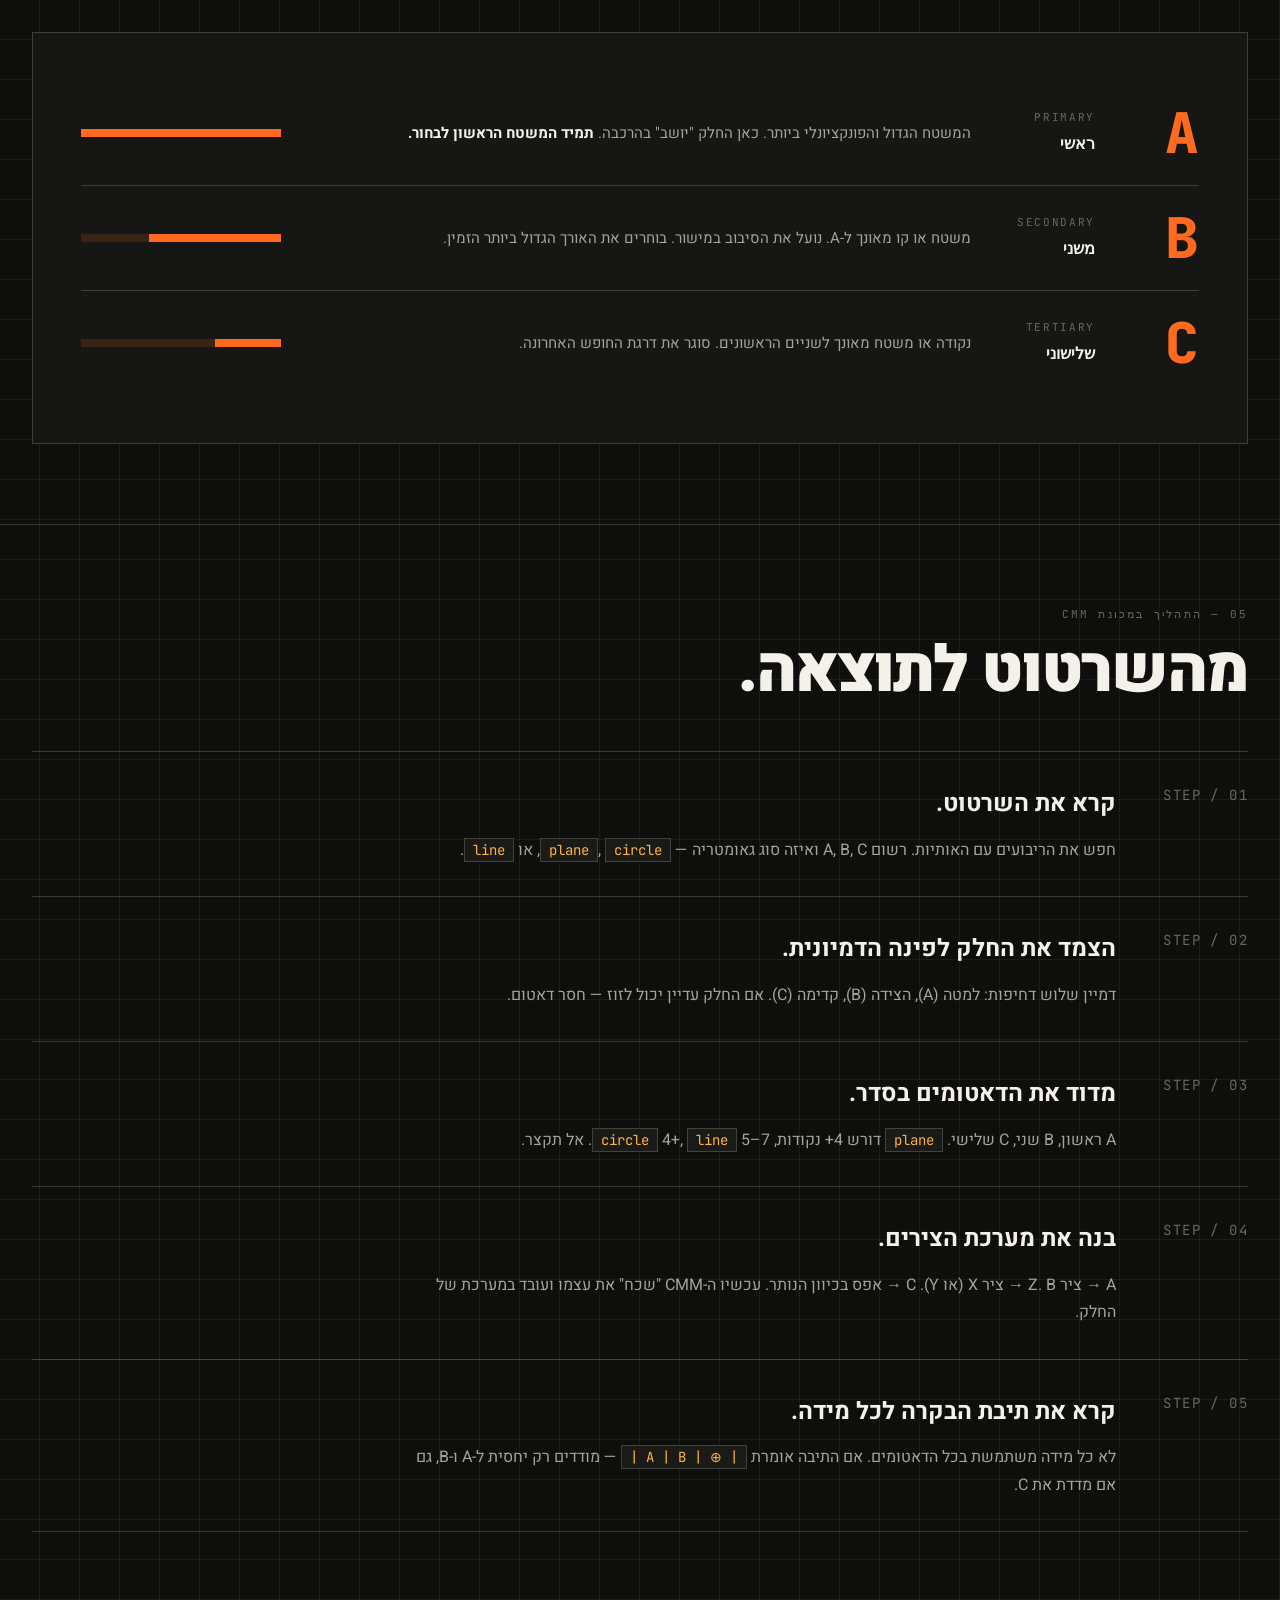
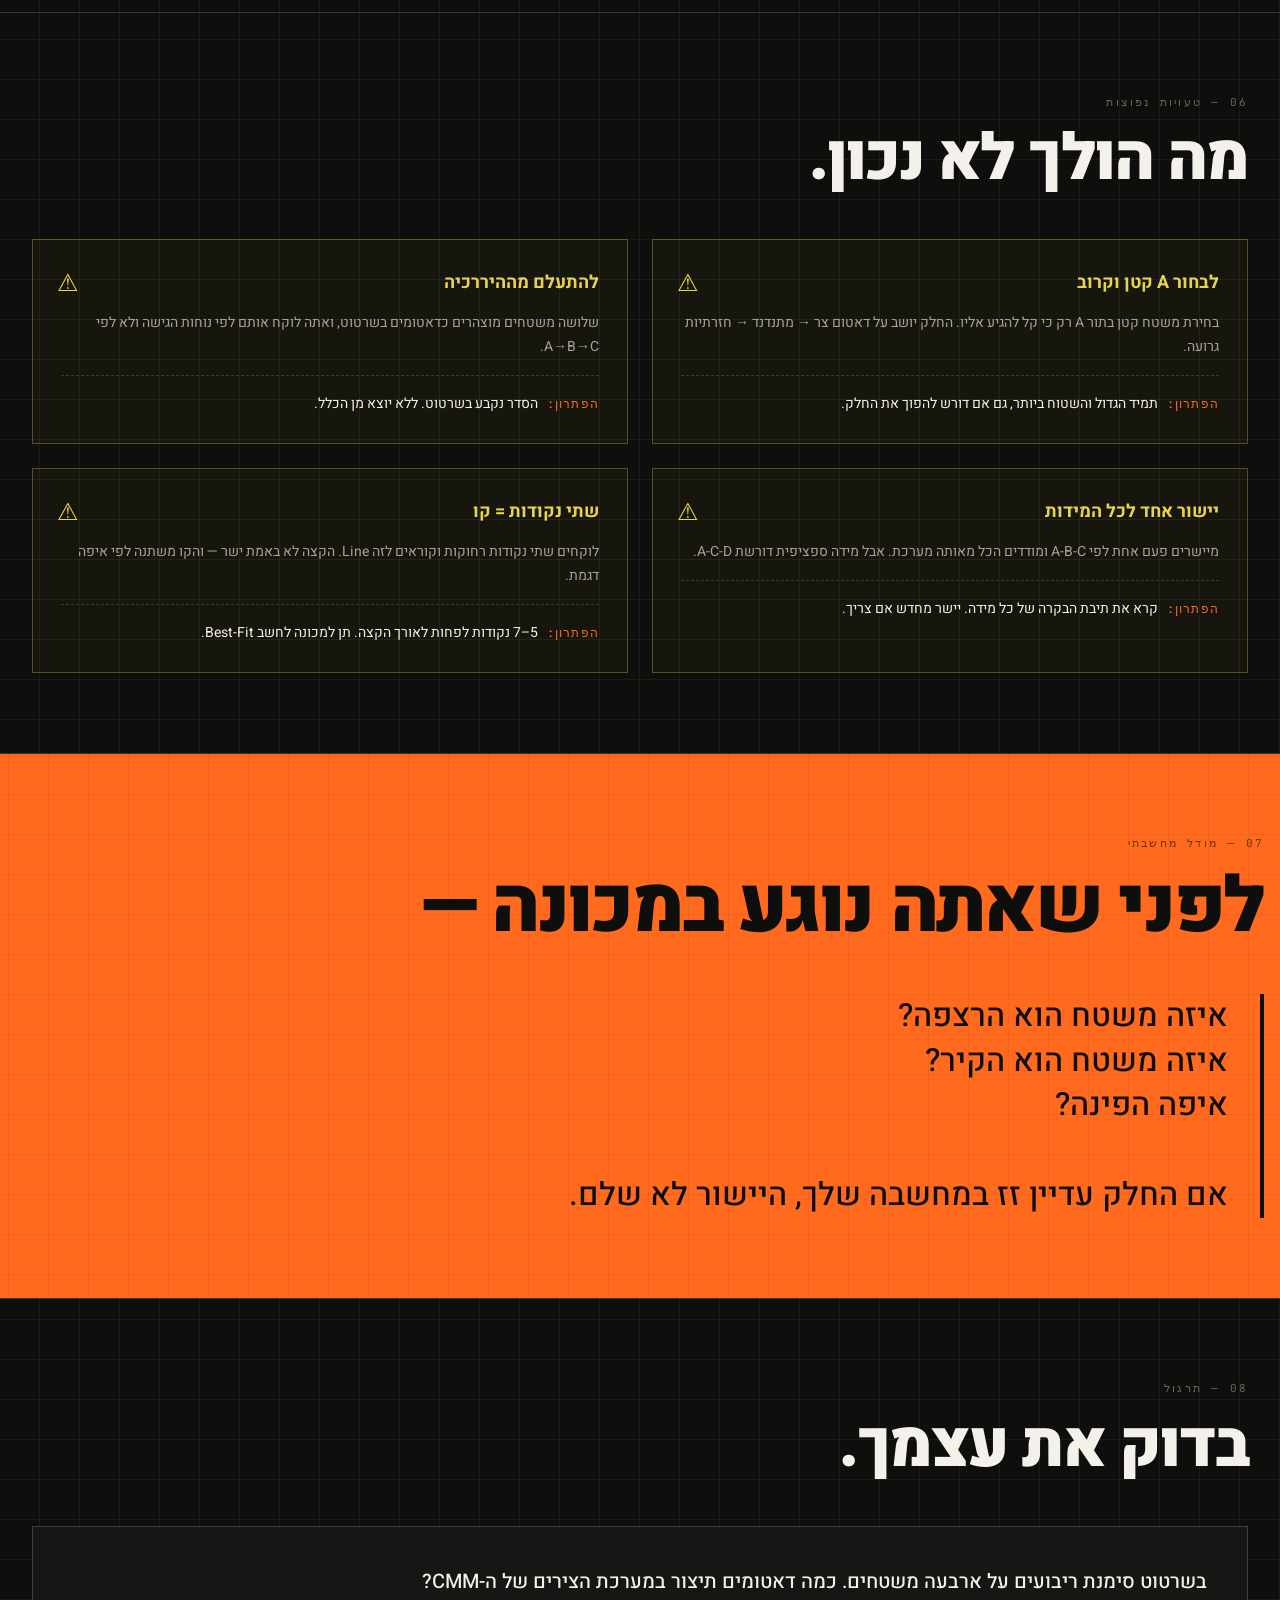
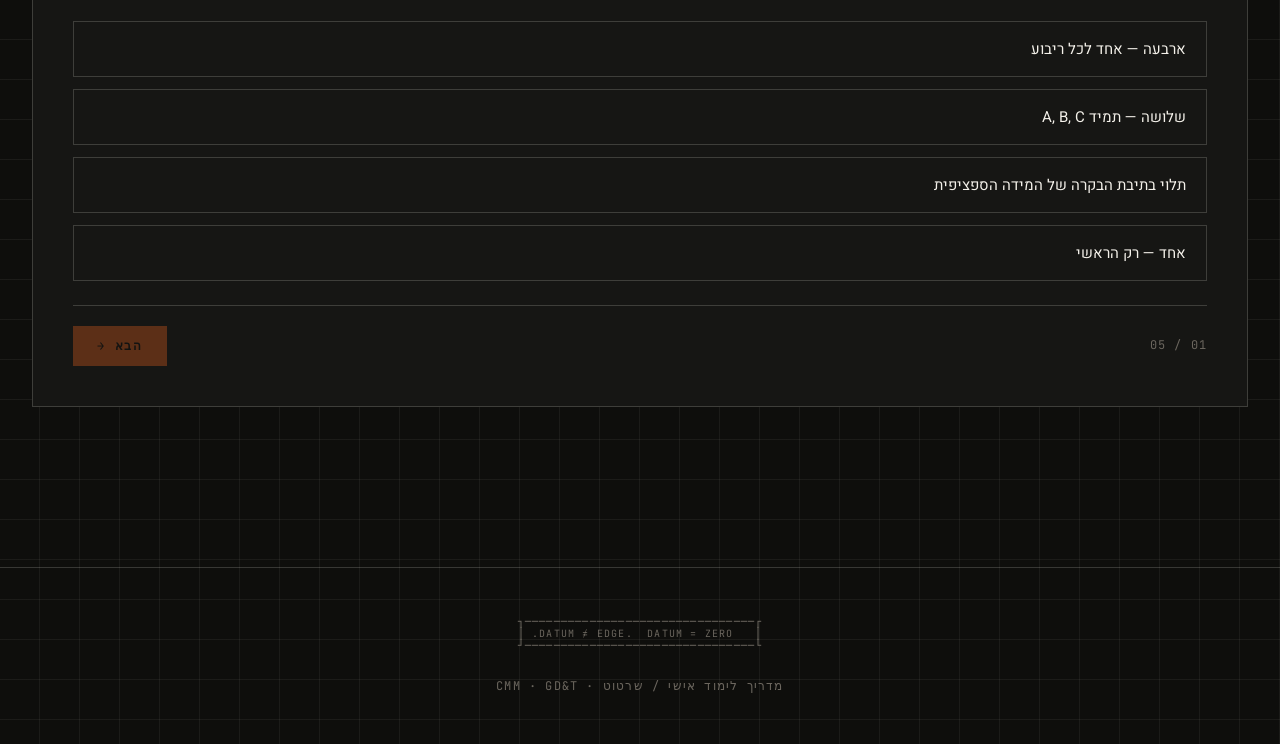
<file: abc.html>
<!DOCTYPE html>
<html lang="he" dir="rtl">
<head>
<meta charset="UTF-8">
<meta name="viewport" content="width=device-width, initial-scale=1.0">
<title>דאטום — מדריך מהיר למתכנן ולמודד</title>
<link rel="preconnect" href="https://fonts.googleapis.com">
<link rel="preconnect" href="https://fonts.gstatic.com" crossorigin>
<link href="https://fonts.googleapis.com/css2?family=Heebo:wght@300;400;500;700;900&family=JetBrains+Mono:wght@400;500;700&display=swap" rel="stylesheet">
<style>
  * { box-sizing: border-box; margin: 0; padding: 0; }

  :root {
    --bg: #0e0e0c;
    --bg-2: #16161410;
    --ink: #f4f1ea;
    --ink-dim: #a8a39a;
    --ink-faint: #6b665e;
    --accent: #ff6a1f;
    --accent-2: #ffb347;
    --grid: rgba(244, 241, 234, 0.06);
    --line: rgba(244, 241, 234, 0.18);
    --warn: #e8d34c;
  }

  html, body {
    background: var(--bg);
    color: var(--ink);
    font-family: 'Heebo', sans-serif;
    font-weight: 400;
    line-height: 1.7;
    -webkit-font-smoothing: antialiased;
    overflow-x: hidden;
  }

  body {
    background-image:
      linear-gradient(var(--grid) 1px, transparent 1px),
      linear-gradient(90deg, var(--grid) 1px, transparent 1px);
    background-size: 40px 40px;
    background-position: -1px -1px;
  }

  .mono { font-family: 'JetBrains Mono', monospace; letter-spacing: -0.02em; }

  /* ─── HEADER ─── */
  header {
    border-bottom: 1px solid var(--line);
    padding: 18px 32px;
    display: flex;
    justify-content: space-between;
    align-items: center;
    background: var(--bg);
    position: sticky;
    top: 0;
    z-index: 50;
    backdrop-filter: blur(8px);
    background: rgba(14, 14, 12, 0.85);
  }

  .logo {
    font-family: 'JetBrains Mono', monospace;
    font-weight: 700;
    font-size: 14px;
    letter-spacing: 0.05em;
    text-transform: uppercase;
    display: flex;
    align-items: center;
    gap: 10px;
  }

  .logo::before {
    content: '';
    display: inline-block;
    width: 20px;
    height: 20px;
    background: var(--accent);
    clip-path: polygon(50% 0%, 100% 100%, 0% 100%);
  }

  nav { display: flex; gap: 24px; font-family: 'JetBrains Mono', monospace; font-size: 12px; }
  nav a {
    color: var(--ink-dim);
    text-decoration: none;
    text-transform: uppercase;
    letter-spacing: 0.08em;
    transition: color 0.2s;
  }
  nav a:hover { color: var(--accent); }

  /* ─── HERO ─── */
  .hero {
    padding: 100px 32px 80px;
    max-width: 1400px;
    margin: 0 auto;
    position: relative;
  }

  .hero-tag {
    font-family: 'JetBrains Mono', monospace;
    font-size: 12px;
    color: var(--accent);
    text-transform: uppercase;
    letter-spacing: 0.15em;
    margin-bottom: 32px;
    display: flex;
    align-items: center;
    gap: 12px;
  }

  .hero-tag::before {
    content: '';
    width: 40px;
    height: 1px;
    background: var(--accent);
  }

  h1 {
    font-size: clamp(48px, 8vw, 120px);
    font-weight: 900;
    line-height: 0.95;
    letter-spacing: -0.04em;
    margin-bottom: 32px;
  }

  h1 .stroke {
    -webkit-text-stroke: 1.5px var(--ink);
    color: transparent;
    font-style: italic;
    font-weight: 300;
  }

  .hero-sub {
    font-size: 20px;
    color: var(--ink-dim);
    max-width: 620px;
    line-height: 1.6;
    margin-bottom: 48px;
  }

  .hero-sub strong { color: var(--accent-2); font-weight: 500; }

  .hero-stats {
    display: grid;
    grid-template-columns: repeat(auto-fit, minmax(180px, 1fr));
    gap: 24px;
    border-top: 1px solid var(--line);
    padding-top: 32px;
    max-width: 800px;
  }

  .stat-num {
    font-family: 'JetBrains Mono', monospace;
    font-size: 48px;
    font-weight: 700;
    color: var(--accent);
    line-height: 1;
  }

  .stat-label {
    font-size: 13px;
    color: var(--ink-faint);
    text-transform: uppercase;
    letter-spacing: 0.1em;
    margin-top: 8px;
  }

  /* ─── SECTION GENERIC ─── */
  section {
    padding: 80px 32px;
    max-width: 1400px;
    margin: 0 auto;
    border-top: 1px solid var(--line);
  }

  .sec-label {
    font-family: 'JetBrains Mono', monospace;
    font-size: 11px;
    color: var(--ink-faint);
    text-transform: uppercase;
    letter-spacing: 0.2em;
    margin-bottom: 16px;
  }

  h2 {
    font-size: clamp(32px, 5vw, 64px);
    font-weight: 900;
    line-height: 1;
    letter-spacing: -0.03em;
    margin-bottom: 48px;
    max-width: 900px;
  }

  /* ─── ANALOGY (THE CORNER) ─── */
  .corner-grid {
    display: grid;
    grid-template-columns: 1fr 1fr;
    gap: 48px;
    align-items: center;
  }

  @media (max-width: 900px) {
    .corner-grid { grid-template-columns: 1fr; }
  }

  .corner-svg {
    background: #1a1a17;
    border: 1px solid var(--line);
    padding: 32px;
    aspect-ratio: 1;
  }

  .corner-svg svg { width: 100%; height: 100%; }

  .corner-text h3 {
    font-size: 28px;
    font-weight: 700;
    margin-bottom: 24px;
    line-height: 1.2;
  }

  .corner-list {
    list-style: none;
    counter-reset: corner;
  }

  .corner-list li {
    counter-increment: corner;
    padding: 20px 0;
    border-bottom: 1px solid var(--line);
    display: grid;
    grid-template-columns: 60px 80px 1fr;
    align-items: baseline;
    gap: 16px;
  }

  .corner-list li::before {
    content: counter(corner, decimal-leading-zero);
    font-family: 'JetBrains Mono', monospace;
    color: var(--accent);
    font-size: 14px;
    font-weight: 700;
  }

  .corner-list .key {
    font-family: 'JetBrains Mono', monospace;
    font-size: 24px;
    font-weight: 700;
    color: var(--ink);
  }

  .corner-list .desc {
    color: var(--ink-dim);
    font-size: 16px;
    line-height: 1.5;
  }

  /* ─── TYPES OF DATUMS ─── */
  .types-grid {
    display: grid;
    grid-template-columns: repeat(3, 1fr);
    gap: 1px;
    background: var(--line);
    border: 1px solid var(--line);
  }

  @media (max-width: 900px) { .types-grid { grid-template-columns: 1fr; } }

  .type-card {
    background: #16161410;
    background: #161614;
    padding: 40px 32px;
    position: relative;
    transition: background 0.3s;
    cursor: default;
  }

  .type-card:hover { background: #1c1c19; }

  .type-num {
    font-family: 'JetBrains Mono', monospace;
    font-size: 80px;
    font-weight: 900;
    line-height: 1;
    color: transparent;
    -webkit-text-stroke: 1px var(--accent);
    margin-bottom: 16px;
  }

  .type-name {
    font-size: 22px;
    font-weight: 700;
    margin-bottom: 8px;
  }

  .type-locks {
    font-family: 'JetBrains Mono', monospace;
    font-size: 11px;
    color: var(--accent-2);
    text-transform: uppercase;
    letter-spacing: 0.1em;
    margin-bottom: 24px;
    padding: 6px 10px;
    background: rgba(255, 179, 71, 0.08);
    display: inline-block;
    border: 1px solid rgba(255, 179, 71, 0.2);
  }

  .type-desc {
    color: var(--ink-dim);
    font-size: 15px;
    line-height: 1.7;
    margin-bottom: 20px;
  }

  .type-analogy {
    border-top: 1px dashed var(--line);
    padding-top: 16px;
    font-size: 14px;
    color: var(--ink-faint);
    font-style: italic;
  }

  .type-analogy::before {
    content: 'אנלוגיה';
    display: block;
    font-family: 'JetBrains Mono', monospace;
    font-size: 10px;
    color: var(--accent);
    text-transform: uppercase;
    letter-spacing: 0.15em;
    margin-bottom: 4px;
    font-style: normal;
  }

  /* ─── SYMBOLS DECODER ─── */
  .symbols {
    display: grid;
    grid-template-columns: 1fr 1fr;
    gap: 32px;
  }

  @media (max-width: 900px) { .symbols { grid-template-columns: 1fr; } }

  .symbol-row {
    border: 1px solid var(--line);
    padding: 28px;
    display: grid;
    grid-template-columns: 120px 1fr;
    gap: 24px;
    align-items: center;
    background: #161614;
  }

  .symbol-vis {
    aspect-ratio: 1;
    display: flex;
    align-items: center;
    justify-content: center;
    border: 1px solid var(--line);
    background: #0e0e0c;
  }

  .symbol-row h4 {
    font-size: 18px;
    font-weight: 700;
    margin-bottom: 8px;
  }

  .symbol-row p {
    color: var(--ink-dim);
    font-size: 14px;
    line-height: 1.6;
  }

  /* ─── HIERARCHY (THE 3-2-1) ─── */
  .hierarchy {
    background: #161614;
    border: 1px solid var(--line);
    padding: 48px;
    margin-top: 32px;
  }

  .hier-row {
    display: grid;
    grid-template-columns: 80px 100px 1fr 200px;
    gap: 24px;
    align-items: center;
    padding: 24px 0;
    border-bottom: 1px solid var(--line);
  }

  .hier-row:last-child { border-bottom: none; }

  @media (max-width: 900px) {
    .hier-row { grid-template-columns: 60px 80px 1fr; }
    .hier-bar { display: none; }
  }

  .hier-letter {
    font-family: 'JetBrains Mono', monospace;
    font-size: 56px;
    font-weight: 900;
    color: var(--accent);
    line-height: 1;
  }

  .hier-rank {
    font-family: 'JetBrains Mono', monospace;
    font-size: 11px;
    color: var(--ink-faint);
    text-transform: uppercase;
    letter-spacing: 0.15em;
  }

  .hier-rank strong { display: block; color: var(--ink); font-size: 16px; margin-top: 4px; letter-spacing: 0; }

  .hier-desc { color: var(--ink-dim); font-size: 15px; line-height: 1.6; }

  .hier-bar {
    height: 8px;
    background: rgba(255, 106, 31, 0.15);
    position: relative;
    overflow: hidden;
  }

  .hier-bar::after {
    content: '';
    position: absolute;
    top: 0; right: 0;
    height: 100%;
    background: var(--accent);
    width: var(--w, 50%);
  }

  /* ─── WORKFLOW ─── */
  .workflow {
    counter-reset: step;
  }

  .step {
    display: grid;
    grid-template-columns: 100px 1fr;
    gap: 32px;
    padding: 32px 0;
    border-top: 1px solid var(--line);
    counter-increment: step;
  }

  .step:last-child { border-bottom: 1px solid var(--line); }

  .step-num {
    font-family: 'JetBrains Mono', monospace;
    font-size: 14px;
    color: var(--ink-faint);
    letter-spacing: 0.1em;
  }

  .step-num::before {
    content: 'STEP / ' counter(step, decimal-leading-zero);
  }

  .step-title {
    font-size: 24px;
    font-weight: 700;
    margin-bottom: 12px;
  }

  .step-body { color: var(--ink-dim); font-size: 16px; max-width: 720px; }

  .step-body code {
    font-family: 'JetBrains Mono', monospace;
    background: #1a1a17;
    border: 1px solid var(--line);
    padding: 2px 8px;
    color: var(--accent-2);
    font-size: 14px;
  }

  /* ─── MISTAKES ─── */
  .mistake-grid {
    display: grid;
    grid-template-columns: repeat(2, 1fr);
    gap: 24px;
  }

  @media (max-width: 700px) { .mistake-grid { grid-template-columns: 1fr; } }

  .mistake {
    border: 1px solid rgba(232, 211, 76, 0.3);
    background: rgba(232, 211, 76, 0.04);
    padding: 28px;
    position: relative;
  }

  .mistake::before {
    content: '⚠';
    position: absolute;
    top: 24px;
    left: 24px;
    color: var(--warn);
    font-size: 24px;
  }

  .mistake h4 {
    font-size: 18px;
    font-weight: 700;
    margin-bottom: 12px;
    padding-left: 40px;
    color: var(--warn);
  }

  .mistake p { color: var(--ink-dim); font-size: 14px; line-height: 1.7; }
  .mistake .fix {
    margin-top: 16px;
    padding-top: 16px;
    border-top: 1px dashed rgba(232, 211, 76, 0.2);
    color: var(--ink);
    font-size: 14px;
  }
  .mistake .fix::before {
    content: 'הפתרון: ';
    color: var(--accent);
    font-family: 'JetBrains Mono', monospace;
    font-size: 12px;
    text-transform: uppercase;
    letter-spacing: 0.1em;
  }

  /* ─── MENTAL MODEL ─── */
  .mental {
    background: var(--accent);
    color: var(--bg);
    padding: 80px 48px;
    margin: 0 -32px;
    position: relative;
    overflow: hidden;
  }

  .mental::before {
    content: '';
    position: absolute;
    top: 0; left: 0; right: 0; bottom: 0;
    background-image:
      linear-gradient(rgba(0,0,0,0.06) 1px, transparent 1px),
      linear-gradient(90deg, rgba(0,0,0,0.06) 1px, transparent 1px);
    background-size: 40px 40px;
    pointer-events: none;
  }

  .mental-inner { max-width: 1000px; position: relative; }

  .mental .sec-label { color: rgba(14, 14, 12, 0.6); }

  .mental h2 {
    color: var(--bg);
    font-size: clamp(36px, 6vw, 80px);
  }

  .mental-quote {
    font-family: 'Heebo', sans-serif;
    font-size: clamp(22px, 3vw, 32px);
    font-weight: 500;
    line-height: 1.4;
    max-width: 800px;
    margin-top: 32px;
    padding-right: 32px;
    border-right: 4px solid var(--bg);
  }

  /* ─── QUIZ ─── */
  .quiz {
    background: #161614;
    border: 1px solid var(--line);
    padding: 40px;
  }

  .quiz-q {
    font-size: 20px;
    font-weight: 500;
    margin-bottom: 24px;
    line-height: 1.5;
  }

  .quiz-options {
    display: grid;
    gap: 12px;
  }

  .quiz-opt {
    background: transparent;
    border: 1px solid var(--line);
    color: var(--ink);
    padding: 16px 20px;
    text-align: right;
    font-family: inherit;
    font-size: 15px;
    cursor: pointer;
    transition: all 0.2s;
    direction: rtl;
  }

  .quiz-opt:hover {
    border-color: var(--accent);
    background: rgba(255, 106, 31, 0.05);
  }

  .quiz-opt.correct {
    border-color: #5dcaa5;
    background: rgba(93, 202, 165, 0.08);
    color: #5dcaa5;
  }

  .quiz-opt.wrong {
    border-color: #e24b4a;
    background: rgba(226, 75, 74, 0.08);
    color: #e24b4a;
  }

  .quiz-opt.disabled { pointer-events: none; opacity: 0.6; }

  .quiz-feedback {
    margin-top: 20px;
    padding: 16px;
    border-right: 3px solid var(--accent);
    background: rgba(255, 106, 31, 0.05);
    font-size: 14px;
    color: var(--ink-dim);
    display: none;
  }

  .quiz-feedback.show { display: block; }

  .quiz-nav {
    margin-top: 24px;
    display: flex;
    justify-content: space-between;
    align-items: center;
    border-top: 1px solid var(--line);
    padding-top: 20px;
  }

  .quiz-counter {
    font-family: 'JetBrains Mono', monospace;
    font-size: 12px;
    color: var(--ink-faint);
    letter-spacing: 0.1em;
  }

  .quiz-next {
    background: var(--accent);
    color: var(--bg);
    border: none;
    padding: 12px 24px;
    font-family: 'JetBrains Mono', monospace;
    font-size: 12px;
    font-weight: 700;
    text-transform: uppercase;
    letter-spacing: 0.15em;
    cursor: pointer;
    transition: opacity 0.2s;
  }

  .quiz-next:disabled { opacity: 0.3; cursor: not-allowed; }

  /* ─── FOOTER ─── */
  footer {
    border-top: 1px solid var(--line);
    padding: 48px 32px;
    margin-top: 80px;
    text-align: center;
    color: var(--ink-faint);
    font-family: 'JetBrains Mono', monospace;
    font-size: 12px;
    letter-spacing: 0.1em;
  }

  footer .ascii {
    font-size: 10px;
    line-height: 1.2;
    margin-bottom: 24px;
    white-space: pre;
    color: var(--ink-faint);
  }

  /* ─── ANIMATIONS ─── */
  @keyframes fadeUp {
    from { opacity: 0; transform: translateY(20px); }
    to { opacity: 1; transform: translateY(0); }
  }

  .fade-up { animation: fadeUp 0.8s ease-out backwards; }
  .fade-up:nth-child(2) { animation-delay: 0.1s; }
  .fade-up:nth-child(3) { animation-delay: 0.2s; }
  .fade-up:nth-child(4) { animation-delay: 0.3s; }

  /* SVG colors */
  .svg-grid { stroke: rgba(244, 241, 234, 0.1); stroke-width: 0.5; }
  .svg-part { fill: #2a2a25; stroke: var(--ink); stroke-width: 1.5; }
  .svg-floor { fill: var(--accent); opacity: 0.85; }
  .svg-wall { fill: var(--accent-2); opacity: 0.75; }
  .svg-front { fill: #5dcaa5; opacity: 0.75; }
  .svg-text { fill: var(--ink); font-family: 'JetBrains Mono', monospace; font-size: 14px; font-weight: 700; }
  .svg-arrow { stroke: var(--ink-dim); stroke-width: 1; fill: none; }
</style>
</head>
<body>

<header>
  <div class="logo">DATUM/REF</div>
  <nav>
    <a href="#analogy">פינה</a>
    <a href="#types">סוגים</a>
    <a href="#symbols">סימנים</a>
    <a href="#hierarchy">היררכיה</a>
    <a href="#workflow">תהליך</a>
    <a href="#mistakes">טעויות</a>
    <a href="#quiz">תרגול</a>
  </nav>
</header>

<!-- ─── HERO ─── -->
<section class="hero">
  <div class="hero-tag">מדריך עבודה / שרטוט ומדידה / GD&T</div>
  <h1>
    הדאטום הוא<br>
    <span class="stroke">נקודת האפס</span><br>
    של החלק.
  </h1>
  <p class="hero-sub">
    בלי דאטום, כל מודד מקבל תוצאה אחרת.<br>
    עם דאטום — <strong>אותו חלק נמדד אותו דבר על כל מכונה בעולם</strong>.
    זה מה שמבדיל בין שרטוט הנדסי לציור.
  </p>

  <div class="hero-stats">
    <div>
      <div class="stat-num">3</div>
      <div class="stat-label">סוגי דאטום</div>
    </div>
    <div>
      <div class="stat-num">6</div>
      <div class="stat-label">דרגות חופש לנעול</div>
    </div>
    <div>
      <div class="stat-num">A·B·C</div>
      <div class="stat-label">סדר היררכי קבוע</div>
    </div>
    <div>
      <div class="stat-num">3-2-1</div>
      <div class="stat-label">שיטת היישור</div>
    </div>
  </div>
</section>

<!-- ─── ANALOGY: THE CORNER ─── -->
<section id="analogy">
  <div class="sec-label">01 — האנלוגיה</div>
  <h2>חלק לכוד בפינה.</h2>

  <div class="corner-grid">
    <div class="corner-svg">
      <svg viewBox="0 0 400 400" xmlns="http://www.w3.org/2000/svg">
        <!-- floor (A) -->
        <polygon points="80,280 360,280 320,320 40,320" class="svg-floor"/>
        <!-- back wall (B) -->
        <polygon points="80,80 360,80 360,280 80,280" class="svg-wall"/>
        <!-- side wall (C) -->
        <polygon points="40,120 80,80 80,280 40,320" class="svg-front"/>

        <!-- part (cube) -->
        <g>
          <polygon points="160,200 280,200 260,220 140,220" fill="#1a1a17" stroke="#f4f1ea" stroke-width="1.5"/>
          <polygon points="160,140 280,140 280,200 160,200" fill="#2a2a25" stroke="#f4f1ea" stroke-width="1.5"/>
          <polygon points="140,160 160,140 160,220 140,240" fill="#252521" stroke="#f4f1ea" stroke-width="1.5"/>
        </g>

        <!-- labels -->
        <text x="220" y="305" text-anchor="middle" class="svg-text" fill="#0e0e0c">A</text>
        <text x="220" y="115" text-anchor="middle" class="svg-text">B</text>
        <text x="55" y="200" text-anchor="middle" class="svg-text">C</text>

        <!-- arrows -->
        <line x1="220" y1="100" x2="220" y2="135" class="svg-arrow" marker-end="url(#a1)"/>
        <line x1="105" y1="290" x2="155" y2="225" class="svg-arrow" marker-end="url(#a1)"/>
        <line x1="60" y1="180" x2="135" y2="180" class="svg-arrow" marker-end="url(#a1)"/>

        <defs>
          <marker id="a1" viewBox="0 0 10 10" refX="9" refY="5" markerWidth="5" markerHeight="5" orient="auto">
            <path d="M 0 0 L 10 5 L 0 10 z" fill="#a8a39a"/>
          </marker>
        </defs>
      </svg>
    </div>

    <div class="corner-text">
      <h3>שלוש דחיפות. שלוש הגדרות.</h3>
      <ol class="corner-list">
        <li>
          <span class="key">A</span>
          <span class="desc"><strong style="color:var(--ink)">הרצפה.</strong> משטח שעליו החלק יושב. נועל גובה וזוויות.</span>
        </li>
        <li>
          <span class="key">B</span>
          <span class="desc"><strong style="color:var(--ink)">הקיר.</strong> משטח שאליו החלק נצמד מהצד. נועל סיבוב במישור.</span>
        </li>
        <li>
          <span class="key">C</span>
          <span class="desc"><strong style="color:var(--ink)">הפינה.</strong> עצירה אחרונה שמונעת זחילה הצידה.</span>
        </li>
      </ol>
    </div>
  </div>
</section>

<!-- ─── TYPES ─── -->
<section id="types">
  <div class="sec-label">02 — שלושה סוגי דאטום</div>
  <h2>כל סוג נועל אחרת.</h2>

  <div class="types-grid">
    <div class="type-card">
      <div class="type-num">01</div>
      <div class="type-name">Plane / משטח</div>
      <div class="type-locks">נועל 3 דרגות חופש</div>
      <p class="type-desc">המשטח הגדול והשטוח ביותר על החלק. נמדד עם מינימום 4 נקודות.</p>
      <div class="type-analogy">רצפה. החלק יושב עליה ולא יכול לרחף, להטות או להתהפך.</div>
    </div>

    <div class="type-card">
      <div class="type-num">02</div>
      <div class="type-name">Circle / Cylinder</div>
      <div class="type-locks">נועל 2 דרגות חופש</div>
      <p class="type-desc">חור או ציר גליל. נמדד כמעגל או צילינדר. הציר עצמו הוא הדאטום.</p>
      <div class="type-analogy">מסמר בקיר. החלק תלוי עליו — לא מחליק לצדדים, אבל יכול עוד להסתובב.</div>
    </div>

    <div class="type-card">
      <div class="type-num">03</div>
      <div class="type-name">Line / Point</div>
      <div class="type-locks">נועל 1 דרגת חופש</div>
      <p class="type-desc">קצה ישר או נקודה בודדת. מינימום 5–7 נקודות לחישוב הקו.</p>
      <div class="type-analogy">עצירה. מונעת מהחלק את הסיבוב האחרון שעוד נשאר.</div>
    </div>
  </div>
</section>

<!-- ─── SYMBOLS ─── -->
<section id="symbols">
  <div class="sec-label">03 — מילון הסימנים בשרטוט</div>
  <h2>איך מזהים דאטום על נייר.</h2>

  <div class="symbols">
    <div class="symbol-row">
      <div class="symbol-vis">
        <svg viewBox="0 0 100 100" width="80" height="80">
          <line x1="20" y1="80" x2="80" y2="80" stroke="#f4f1ea" stroke-width="2"/>
          <polygon points="50,80 44,90 56,90" fill="#ff6a1f" stroke="#f4f1ea" stroke-width="1"/>
          <line x1="50" y1="90" x2="50" y2="50" stroke="#f4f1ea" stroke-width="1"/>
          <rect x="38" y="30" width="24" height="20" fill="none" stroke="#f4f1ea" stroke-width="1.5"/>
          <text x="50" y="44" text-anchor="middle" fill="#f4f1ea" font-family="JetBrains Mono" font-size="12" font-weight="700">A</text>
        </svg>
      </div>
      <div>
        <h4>תיבת זיהוי דאטום</h4>
        <p>ריבוע עם אות מחובר במשולש מלא למשטח. אומר: <span class="mono" style="color:var(--accent)">"זה משטח A"</span>. אם המשולש נוגע בקו מידה של חור — הדאטום הוא הציר.</p>
      </div>
    </div>

    <div class="symbol-row">
      <div class="symbol-vis">
        <svg viewBox="0 0 160 60" width="140" height="50">
          <rect x="2" y="10" width="156" height="40" fill="none" stroke="#f4f1ea" stroke-width="1.5"/>
          <line x1="32" y1="10" x2="32" y2="50" stroke="#f4f1ea" stroke-width="1.5"/>
          <line x1="78" y1="10" x2="78" y2="50" stroke="#f4f1ea" stroke-width="1.5"/>
          <line x1="104" y1="10" x2="104" y2="50" stroke="#f4f1ea" stroke-width="1.5"/>
          <line x1="130" y1="10" x2="130" y2="50" stroke="#f4f1ea" stroke-width="1.5"/>
          <text x="17" y="36" text-anchor="middle" fill="#ff6a1f" font-family="JetBrains Mono" font-size="16" font-weight="700">⊥</text>
          <text x="55" y="36" text-anchor="middle" fill="#f4f1ea" font-family="JetBrains Mono" font-size="11">0.05</text>
          <text x="91" y="36" text-anchor="middle" fill="#ffb347" font-family="JetBrains Mono" font-size="12" font-weight="700">A</text>
          <text x="117" y="36" text-anchor="middle" fill="#ffb347" font-family="JetBrains Mono" font-size="12" font-weight="700">B</text>
          <text x="144" y="36" text-anchor="middle" fill="#ffb347" font-family="JetBrains Mono" font-size="12" font-weight="700">C</text>
        </svg>
      </div>
      <div>
        <h4>תיבת בקרה גאומטרית</h4>
        <p>מלבן ארוך מחולק לתאים. <strong style="color:var(--accent-2)">סדר התאים = סדר הדאטומים</strong>. קוראים שמאלה לימין: סמל GD&T, סובלנות, ואז A → B → C.</p>
      </div>
    </div>
  </div>
</section>

<!-- ─── HIERARCHY ─── -->
<section id="hierarchy">
  <div class="sec-label">04 — שיטת 3-2-1</div>
  <h2>ההיררכיה אינה מוסכמה. היא חוק.</h2>

  <div class="hierarchy">
    <div class="hier-row">
      <div class="hier-letter">A</div>
      <div class="hier-rank">PRIMARY<strong>ראשי</strong></div>
      <div class="hier-desc">המשטח הגדול והפונקציונלי ביותר. כאן החלק "יושב" בהרכבה. <strong style="color:var(--ink)">תמיד המשטח הראשון לבחור.</strong></div>
      <div class="hier-bar" style="--w: 100%"></div>
    </div>
    <div class="hier-row">
      <div class="hier-letter">B</div>
      <div class="hier-rank">SECONDARY<strong>משני</strong></div>
      <div class="hier-desc">משטח או קו מאונך ל-A. נועל את הסיבוב במישור. בוחרים את האורך הגדול ביותר הזמין.</div>
      <div class="hier-bar" style="--w: 66%"></div>
    </div>
    <div class="hier-row">
      <div class="hier-letter">C</div>
      <div class="hier-rank">TERTIARY<strong>שלישוני</strong></div>
      <div class="hier-desc">נקודה או משטח מאונך לשניים הראשונים. סוגר את דרגת החופש האחרונה.</div>
      <div class="hier-bar" style="--w: 33%"></div>
    </div>
  </div>
</section>

<!-- ─── WORKFLOW ─── -->
<section id="workflow">
  <div class="sec-label">05 — התהליך במכונת CMM</div>
  <h2>מהשרטוט לתוצאה.</h2>

  <div class="workflow">
    <div class="step">
      <div class="step-num"></div>
      <div>
        <div class="step-title">קרא את השרטוט.</div>
        <p class="step-body">חפש את הריבועים עם האותיות. רשום A, B, C ואיזה סוג גאומטריה — <code>plane</code>, <code>circle</code>, או <code>line</code>.</p>
      </div>
    </div>

    <div class="step">
      <div class="step-num"></div>
      <div>
        <div class="step-title">הצמד את החלק לפינה הדמיונית.</div>
        <p class="step-body">דמיין שלוש דחיפות: למטה (A), הצידה (B), קדימה (C). אם החלק עדיין יכול לזוז — חסר דאטום.</p>
      </div>
    </div>

    <div class="step">
      <div class="step-num"></div>
      <div>
        <div class="step-title">מדוד את הדאטומים בסדר.</div>
        <p class="step-body">A ראשון, B שני, C שלישי. <code>plane</code> דורש 4+ נקודות, <code>circle</code> 4+, <code>line</code> 5–7. אל תקצר.</p>
      </div>
    </div>

    <div class="step">
      <div class="step-num"></div>
      <div>
        <div class="step-title">בנה את מערכת הצירים.</div>
        <p class="step-body">A → ציר Z. B → ציר X (או Y). C → אפס בכיוון הנותר. עכשיו ה-CMM "שכח" את עצמו ועובד במערכת של החלק.</p>
      </div>
    </div>

    <div class="step">
      <div class="step-num"></div>
      <div>
        <div class="step-title">קרא את תיבת הבקרה לכל מידה.</div>
        <p class="step-body">לא כל מידה משתמשת בכל הדאטומים. אם התיבה אומרת <code>| ⊕ | A | B |</code> — מודדים רק יחסית ל-A ו-B, גם אם מדדת את C.</p>
      </div>
    </div>
  </div>
</section>

<!-- ─── MISTAKES ─── -->
<section id="mistakes">
  <div class="sec-label">06 — טעויות נפוצות</div>
  <h2>מה הולך לא נכון.</h2>

  <div class="mistake-grid">
    <div class="mistake">
      <h4>לבחור A קטן וקרוב</h4>
      <p>בחירת משטח קטן בתור A רק כי קל להגיע אליו. החלק יושב על דאטום צר → מתנדנד → חזרתיות גרועה.</p>
      <p class="fix">תמיד הגדול והשטוח ביותר, גם אם דורש להפוך את החלק.</p>
    </div>

    <div class="mistake">
      <h4>להתעלם מההיררכיה</h4>
      <p>שלושה משטחים מוצהרים כדאטומים בשרטוט, ואתה לוקח אותם לפי נוחות הגישה ולא לפי A→B→C.</p>
      <p class="fix">הסדר נקבע בשרטוט. ללא יוצא מן הכלל.</p>
    </div>

    <div class="mistake">
      <h4>יישור אחד לכל המידות</h4>
      <p>מיישרים פעם אחת לפי A-B-C ומודדים הכל מאותה מערכת. אבל מידה ספציפית דורשת A-C-D.</p>
      <p class="fix">קרא את תיבת הבקרה של כל מידה. יישר מחדש אם צריך.</p>
    </div>

    <div class="mistake">
      <h4>שתי נקודות = קו</h4>
      <p>לוקחים שתי נקודות רחוקות וקוראים לזה Line. הקצה לא באמת ישר — והקו משתנה לפי איפה דגמת.</p>
      <p class="fix">5–7 נקודות לפחות לאורך הקצה. תן למכונה לחשב Best-Fit.</p>
    </div>
  </div>
</section>

<!-- ─── MENTAL MODEL ─── -->
<section style="padding: 0;">
  <div class="mental">
    <div class="mental-inner">
      <div class="sec-label">07 — מודל מחשבתי</div>
      <h2>לפני שאתה נוגע במכונה —</h2>
      <div class="mental-quote">
        איזה משטח הוא הרצפה?<br>
        איזה משטח הוא הקיר?<br>
        איפה הפינה?<br><br>
        אם החלק עדיין זז במחשבה שלך, היישור לא שלם.
      </div>
    </div>
  </div>
</section>

<!-- ─── QUIZ ─── -->
<section id="quiz">
  <div class="sec-label">08 — תרגול</div>
  <h2>בדוק את עצמך.</h2>

  <div class="quiz" id="quizBox">
    <div class="quiz-q" id="quizQ"></div>
    <div class="quiz-options" id="quizOpts"></div>
    <div class="quiz-feedback" id="quizFb"></div>
    <div class="quiz-nav">
      <span class="quiz-counter" id="quizCounter"></span>
      <button class="quiz-next" id="quizNext" disabled>הבא →</button>
    </div>
  </div>
</section>

<footer>
  <div class="ascii">┌────────────────────────────────┐
│   DATUM ≠ EDGE.  DATUM = ZERO. │
└────────────────────────────────┘</div>
  <div>מדריך לימוד אישי / שרטוט · CMM · GD&T</div>
</footer>

<script>
  const quiz = [
    {
      q: 'בשרטוט סימנת ריבועים על ארבעה משטחים. כמה דאטומים תיצור במערכת הצירים של ה-CMM?',
      opts: [
        'ארבעה — אחד לכל ריבוע',
        'שלושה — תמיד A, B, C',
        'תלוי בתיבת הבקרה של המידה הספציפית',
        'אחד — רק הראשי'
      ],
      correct: 2,
      fb: 'הריבועים הם רק רשימת מועמדים. תיבת הבקרה של כל מידה קובעת אילו דאטומים משחקים בה.'
    },
    {
      q: 'איזה סוג דאטום נועל הכי הרבה דרגות חופש?',
      opts: [
        'Line — כי הוא ארוך',
        'Circle — כי הוא דו-מימדי',
        'Plane — נועל 3 דרגות',
        'Point — כי הוא מדויק'
      ],
      correct: 2,
      fb: 'Plane נועל 3 דרגות (Z + שני סיבובים). לכן הוא תמיד דאטום ראשי A.'
    },
    {
      q: 'החלק עדיין יכול להסתובב סביב ציר אחרי שהצמדת אותו ל-A ול-B. מה חסר?',
      opts: [
        'דאטום שלישוני C',
        'עוד נקודות מדידה ב-A',
        'יישור מחדש של B',
        'דבר — זה תקין'
      ],
      correct: 0,
      fb: 'חסר C. שני דאטומים נועלים 5 דרגות חופש, נשארה אחת — והיא תמיד דורשת C.'
    },
    {
      q: 'מה ההבדל בין דאטום על קו מידה של חור לדאטום על המשטח עצמו?',
      opts: [
        'אין הבדל',
        'על קו המידה — הדאטום הוא ציר הסימטריה',
        'על המשטח — הדאטום הוא הקצה',
        'תלוי בסוג החור'
      ],
      correct: 1,
      fb: 'משולש שנוגע בקו מידה אומר: הדאטום הוא הציר/המרכז, לא משטח פיזי.'
    },
    {
      q: 'לקחת שתי נקודות ובנית מהן Line כדאטום. מה הבעיה?',
      opts: [
        'אין בעיה — שתי נקודות מגדירות קו',
        'הקו תלוי באיזה שתי נקודות בחרת — הסטיות מזיזות אותו',
        'צריך תמיד שלוש נקודות',
        'Line לא יכול להיות דאטום'
      ],
      correct: 1,
      fb: 'הקצה אף פעם לא ישר באמת. דוגמים 5–7 נקודות לאורכו ומחשבים Best-Fit.'
    }
  ];

  let idx = 0, answered = false;

  function render() {
    const Q = quiz[idx];
    document.getElementById('quizQ').textContent = Q.q;
    document.getElementById('quizCounter').textContent = `${String(idx+1).padStart(2,'0')} / ${String(quiz.length).padStart(2,'0')}`;
    const opts = document.getElementById('quizOpts');
    opts.innerHTML = '';
    Q.opts.forEach((opt, i) => {
      const b = document.createElement('button');
      b.className = 'quiz-opt';
      b.textContent = opt;
      b.onclick = () => answer(i);
      opts.appendChild(b);
    });
    document.getElementById('quizFb').classList.remove('show');
    document.getElementById('quizNext').disabled = true;
    answered = false;
  }

  function answer(i) {
    if (answered) return;
    answered = true;
    const Q = quiz[idx];
    const buttons = document.querySelectorAll('.quiz-opt');
    buttons.forEach((b, j) => {
      b.classList.add('disabled');
      if (j === Q.correct) b.classList.add('correct');
      else if (j === i) b.classList.add('wrong');
    });
    const fb = document.getElementById('quizFb');
    fb.textContent = Q.fb;
    fb.classList.add('show');
    document.getElementById('quizNext').disabled = false;
  }

  document.getElementById('quizNext').onclick = () => {
    idx = (idx + 1) % quiz.length;
    render();
  };

  render();
</script>

</body>
</html>
</file>
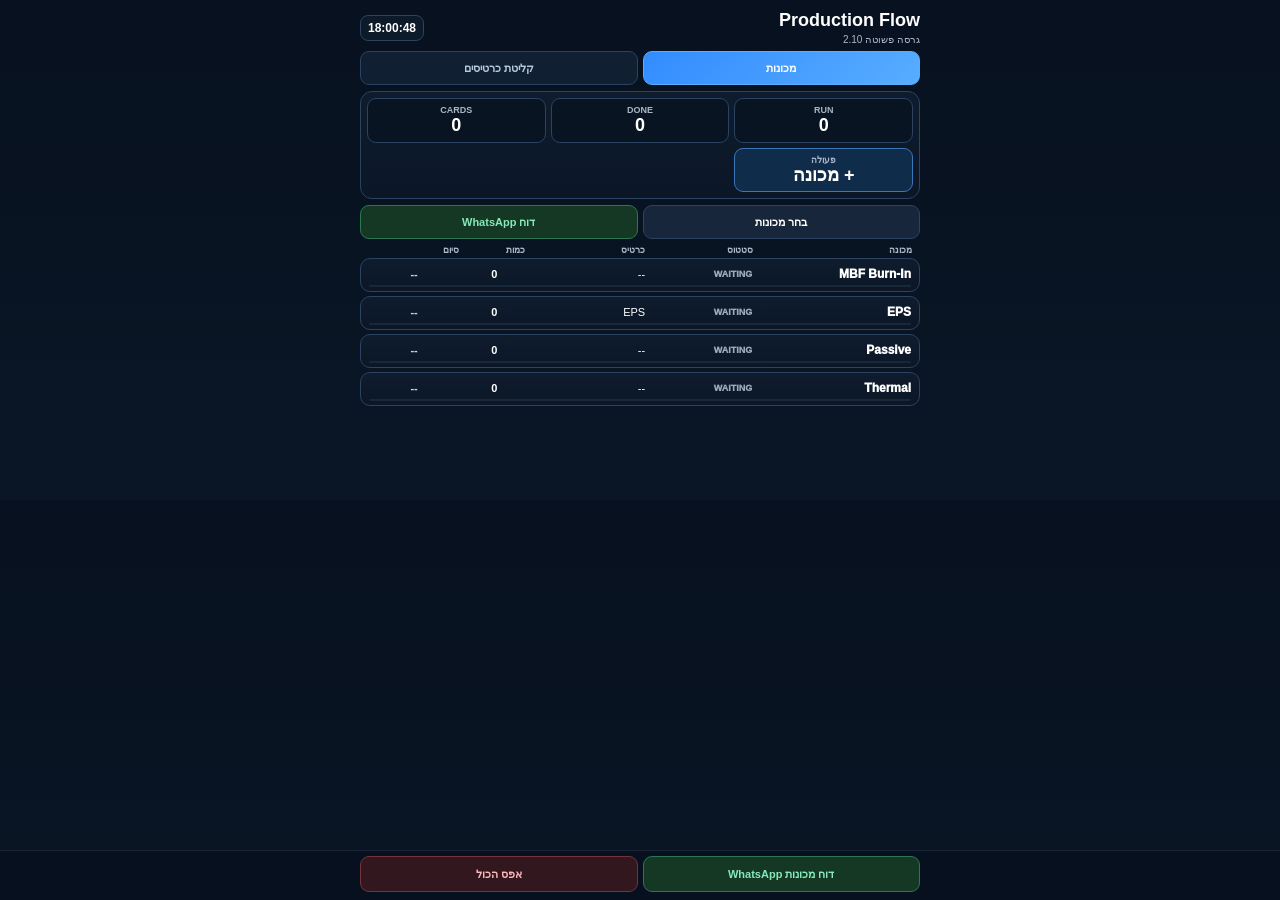
<file: BDS217.htm>
<!doctype html>
<html lang="he" dir="rtl">
<head>
<meta charset="utf-8">
<meta name="viewport" content="width=device-width,initial-scale=1,viewport-fit=cover,user-scalable=no">
<meta name="theme-color" content="#0b1220">
<title>Production Flow 2.48</title>
</head>
<body style="margin:0;background:#07111f;color:#fff;font-family:-apple-system,BlinkMacSystemFont,'Segoe UI',Arial,sans-serif">
<div id="loading" style="padding:24px;text-align:center">Loading Production Flow 2.48…</div>
<script>
(async()=>{
  try{
    const build='248-final';
    const files=['assets/v248_gz_part1.txt','assets/v248_gz_part2.txt'];
    const parts=await Promise.all(files.map(async f=>{
      const r=await fetch(f+'?v='+build,{cache:'no-store'});
      if(!r.ok) throw new Error(f+' '+r.status);
      return (await r.text()).trim();
    }));
    const bin=atob(parts.join(''));
    const compressed=Uint8Array.from(bin,c=>c.charCodeAt(0));
    if(typeof DecompressionStream!=='function') throw new Error('DecompressionStream unsupported');
    const ds=new DecompressionStream('gzip');
    const stream=new Blob([compressed]).stream().pipeThrough(ds);
    const html=await new Response(stream).text();
    document.open();
    document.write(html);
    document.close();
  }catch(e){
    console.error(e);
    document.getElementById('loading').innerHTML='<div style="padding:20px"><strong>Loading error</strong><br><small>Please refresh the page.</small></div>';
  }
})();
</script>
</body>
</html>
</file>
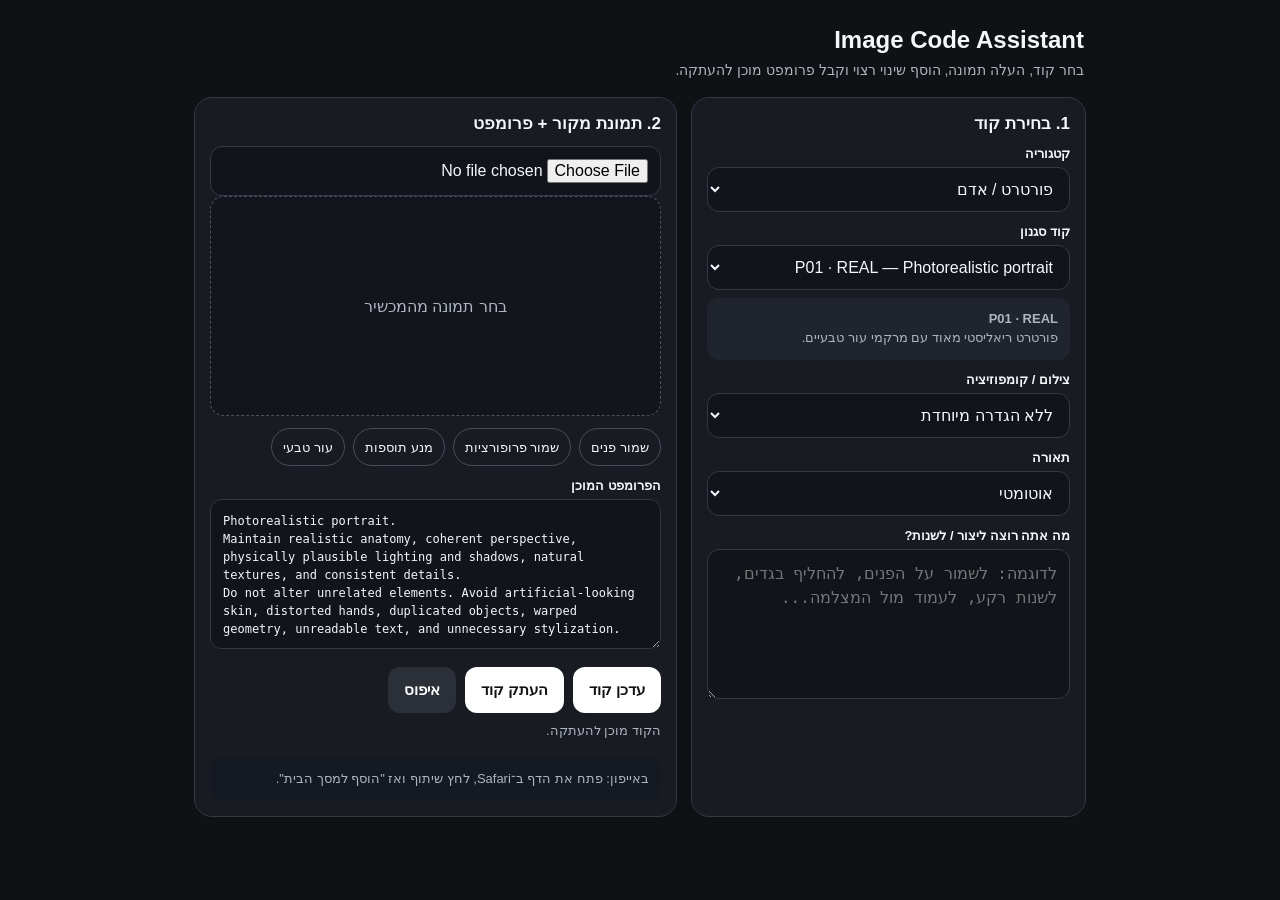
<file: image-code-assistant.html>
<!doctype html>
<html lang="he" dir="rtl">
<head>
  <meta charset="utf-8">
  <meta name="viewport" content="width=device-width,initial-scale=1,viewport-fit=cover">
  <meta name="theme-color" content="#111827">
  <meta name="apple-mobile-web-app-capable" content="yes">
  <meta name="apple-mobile-web-app-status-bar-style" content="black-translucent">
  <meta name="apple-mobile-web-app-title" content="Image Codes">
  <title>Image Code Assistant</title>
  <style>
    :root{--bg:#0f1115;--panel:#181b22;--panel2:#20242c;--text:#f5f7fa;--muted:#aeb5c0;--border:#343946}
    *{box-sizing:border-box}body{margin:0;background:var(--bg);color:var(--text);font-family:-apple-system,BlinkMacSystemFont,"Segoe UI",Arial,sans-serif;-webkit-font-smoothing:antialiased}.wrap{max-width:920px;margin:0 auto;padding:18px 14px 40px}.hero{padding:8px 2px 16px}.hero h1{font-size:24px;margin:0 0 6px}.hero p{margin:0;color:var(--muted);font-size:14px;line-height:1.5}.grid{display:grid;grid-template-columns:1fr;gap:14px}.card{background:var(--panel);border:1px solid var(--border);border-radius:18px;padding:15px}h2{font-size:17px;margin:0 0 12px}label{display:block;font-size:13px;font-weight:700;margin:12px 0 6px}select,textarea,input[type=file]{width:100%;font-size:16px;color:var(--text);background:#11141a;border:1px solid var(--border);border-radius:12px;padding:12px}textarea{min-height:150px;resize:vertical;line-height:1.5}.example{background:var(--panel2);border-radius:12px;padding:12px;margin-top:8px;color:var(--muted);font-size:13px;line-height:1.45}.preview{min-height:220px;border:1px dashed #4a5160;border-radius:14px;display:flex;align-items:center;justify-content:center;text-align:center;color:var(--muted);padding:12px;overflow:hidden;background:#12151b}.preview img{max-width:100%;max-height:420px;border-radius:12px;display:block}.chips{display:flex;flex-wrap:wrap;gap:8px;margin-top:12px}.chip{min-height:38px;border-radius:999px;border:1px solid #474e5b;background:transparent;color:var(--text);padding:0 11px;font-size:13px}.chip.active{background:#fff;color:#111;border-color:#fff}.actions{display:flex;flex-wrap:wrap;gap:9px;margin-top:14px}button.main,button.secondary{min-height:46px;border:none;border-radius:12px;padding:0 16px;font-size:15px;font-weight:800}button.main{background:#fff;color:#111}button.secondary{background:#2a2f38;color:#fff}.status{min-height:20px;color:var(--muted);font-size:13px;margin-top:10px}.code{direction:ltr;text-align:left;font-family:ui-monospace,SFMono-Regular,Menlo,monospace;font-size:12px}.tip{margin-top:14px;padding:12px;border-radius:12px;background:#151922;color:var(--muted);font-size:13px;line-height:1.5}@media(min-width:760px){.grid{grid-template-columns:.9fr 1.1fr}}
  </style>
</head>
<body>
  <main class="wrap">
    <section class="hero"><h1>Image Code Assistant</h1><p>בחר קוד, העלה תמונה, הוסף שינוי רצוי וקבל פרומפט מוכן להעתקה.</p></section>
    <div class="grid">
      <section class="card">
        <h2>1. בחירת קוד</h2>
        <label for="category">קטגוריה</label>
        <select id="category"><option value="portrait">פורטרט / אדם</option><option value="product">מוצר</option><option value="scene">סצנה מציאותית</option><option value="edit">עריכת תמונת מקור</option><option value="technical">המחשה טכנית</option></select>
        <label for="style">קוד סגנון</label><select id="style"></select><div id="example" class="example"></div>
        <label for="shot">צילום / קומפוזיציה</label>
        <select id="shot"><option value="">ללא הגדרה מיוחדת</option><option value="close-up portrait">קלוז־אפ</option><option value="medium shot">חצי גוף</option><option value="full-body shot">גוף מלא</option><option value="wide shot">שוט רחב</option><option value="eye-level camera">גובה עיניים</option><option value="low-angle camera">זווית נמוכה</option><option value="high-angle camera">זווית גבוהה</option></select>
        <label for="light">תאורה</label>
        <select id="light"><option value="">אוטומטי</option><option value="soft natural daylight">אור יום טבעי ורך</option><option value="golden-hour lighting">שעת זהב</option><option value="soft studio lighting">סטודיו רך</option><option value="dramatic cinematic lighting">קולנועי דרמטי</option><option value="realistic indoor ambient lighting">תאורת פנים טבעית</option></select>
        <label for="extra">מה אתה רוצה ליצור / לשנות?</label><textarea id="extra" placeholder="לדוגמה: לשמור על הפנים, להחליף בגדים, לשנות רקע, לעמוד מול המצלמה..."></textarea>
      </section>
      <section class="card">
        <h2>2. תמונת מקור + פרומפט</h2>
        <input id="file" type="file" accept="image/*"><div id="preview" class="preview">בחר תמונה מהמכשיר</div>
        <div class="chips"><button type="button" class="chip" data-add="Preserve facial identity and distinctive facial features.">שמור פנים</button><button type="button" class="chip" data-add="Preserve body proportions and pose unless explicitly changed.">שמור פרופורציות</button><button type="button" class="chip" data-add="Do not add extra fingers, limbs, objects, text, logos, or jewelry.">מנע תוספות</button><button type="button" class="chip" data-add="Keep skin texture natural; avoid excessive smoothing or plastic-looking skin.">עור טבעי</button></div>
        <label for="prompt">הפרומפט המוכן</label><textarea id="prompt" class="code" readonly></textarea>
        <div class="actions"><button type="button" id="build" class="main">עדכן קוד</button><button type="button" id="copy" class="main">העתק קוד</button><button type="button" id="reset" class="secondary">איפוס</button></div>
        <div id="status" class="status" aria-live="polite"></div>
        <div class="tip">באייפון: פתח את הדף ב־Safari, לחץ שיתוף ואז "הוסף למסך הבית".</div>
      </section>
    </div>
  </main>
<script>
const presets={portrait:[['P01 · REAL','Photorealistic portrait','פורטרט ריאליסטי מאוד עם מרקמי עור טבעיים.'],['P02 · NATURAL','Natural candid photography','צילום טבעי וספונטני, פחות מבוים.'],['P03 · CINEMA','Cinematic realistic portrait','פורטרט מציאותי עם תאורה קולנועית.'],['P04 · STUDIO','Professional studio portrait','צילום סטודיו מקצועי ונקי.']],product:[['PR01 · CLEAN','Clean commercial product photography','צילום מוצר מסחרי נקי.'],['PR02 · PREMIUM','Premium advertising product photography','צילום מוצר יוקרתי ופרסומי.'],['PR03 · CATALOG','Neutral catalog product photo','צילום קטלוג מדויק ונייטרלי.']],scene:[['S01 · PHOTO','Photorealistic documentary-style photography','סצנה שנראית כמו צילום אמיתי.'],['S02 · CINEMA','Photorealistic cinematic scene','סצנה ריאליסטית עם אופי קולנועי.'],['S03 · PHONE','Realistic smartphone photography','צילום טלפון טבעי ולא מושלם מדי.']],edit:[['E01 · ID LOCK','Photorealistic image edit with strict identity preservation','עריכה תוך שמירה חזקה על זהות האדם.'],['E02 · CHANGE ONLY','Localized photorealistic edit; change only the explicitly requested elements','שינוי רק של מה שביקשת.'],['E03 · BACKGROUND','Photorealistic subject-preserving background replacement','החלפת רקע תוך שמירה על הדמות.']],technical:[['T01 · CLEAN','Clean technical illustration','איור טכני נקי.'],['T02 · DIAGRAM','Precise labeled technical diagram','דיאגרמה טכנית מדויקת.'],['T03 · EXPLODED','Technical exploded-view illustration','מבט מפורק טכני.']]};
const category=document.getElementById('category'),style=document.getElementById('style'),example=document.getElementById('example'),shot=document.getElementById('shot'),light=document.getElementById('light'),extra=document.getElementById('extra'),promptBox=document.getElementById('prompt'),file=document.getElementById('file'),preview=document.getElementById('preview'),status=document.getElementById('status');let additions=[];
function fillStyles(){style.innerHTML='';presets[category.value].forEach((p,i)=>{const o=document.createElement('option');o.value=i;o.textContent=p[0]+' — '+p[1];style.appendChild(o)});showExample();buildPrompt()}
function showExample(){const p=presets[category.value][Number(style.value)||0];example.innerHTML='<strong>'+p[0]+'</strong><br>'+p[2]}
function buildPrompt(){const p=presets[category.value][Number(style.value)||0],parts=[p[1]+'.'];if(file.files[0])parts.push('Use the uploaded image as the primary visual reference.');if(category.value==='edit'||file.files[0])parts.push('Preserve the subject identity, distinctive facial structure, age appearance, and recognizable features unless explicitly requested otherwise.');if(shot.value)parts.push('Composition: '+shot.value+'.');if(light.value)parts.push('Lighting: '+light.value+'.');if(extra.value.trim())parts.push('Requested result: '+extra.value.trim()+'.');additions.forEach(x=>parts.push(x));parts.push('Maintain realistic anatomy, coherent perspective, physically plausible lighting and shadows, natural textures, and consistent details.');parts.push('Do not alter unrelated elements. Avoid artificial-looking skin, distorted hands, duplicated objects, warped geometry, unreadable text, and unnecessary stylization.');promptBox.value=parts.join('\n');status.textContent='הקוד מוכן להעתקה.'}
async function copyPrompt(){if(!promptBox.value.trim()){status.textContent='אין קוד להעתקה.';return}try{await navigator.clipboard.writeText(promptBox.value);status.textContent='הקוד הועתק.'}catch(e){promptBox.removeAttribute('readonly');promptBox.select();document.execCommand('copy');promptBox.setAttribute('readonly','');status.textContent='הקוד הועתק.'}}
category.addEventListener('change',fillStyles);style.addEventListener('change',()=>{showExample();buildPrompt()});shot.addEventListener('change',buildPrompt);light.addEventListener('change',buildPrompt);extra.addEventListener('input',buildPrompt);document.getElementById('build').addEventListener('click',buildPrompt);document.getElementById('copy').addEventListener('click',copyPrompt);
document.querySelectorAll('[data-add]').forEach(btn=>btn.addEventListener('click',()=>{const v=btn.dataset.add;if(additions.includes(v)){additions=additions.filter(x=>x!==v);btn.classList.remove('active')}else{additions.push(v);btn.classList.add('active')}buildPrompt()}));
file.addEventListener('change',()=>{const f=file.files[0];preview.innerHTML='';if(!f){preview.textContent='בחר תמונה מהמכשיר';buildPrompt();return}if(!f.type.startsWith('image/')){file.value='';preview.textContent='הקובץ אינו תמונה';status.textContent='בחר קובץ תמונה תקין.';return}const img=document.createElement('img');img.alt='תמונת המקור שהועלתה';const url=URL.createObjectURL(f);img.src=url;img.onload=()=>URL.revokeObjectURL(url);preview.appendChild(img);buildPrompt()});
document.getElementById('reset').addEventListener('click',()=>{category.value='portrait';shot.value='';light.value='';extra.value='';file.value='';preview.textContent='בחר תמונה מהמכשיר';additions=[];document.querySelectorAll('[data-add]').forEach(b=>b.classList.remove('active'));fillStyles();status.textContent='אופס.'});fillStyles();
</script>
</body>
</html>
</file>
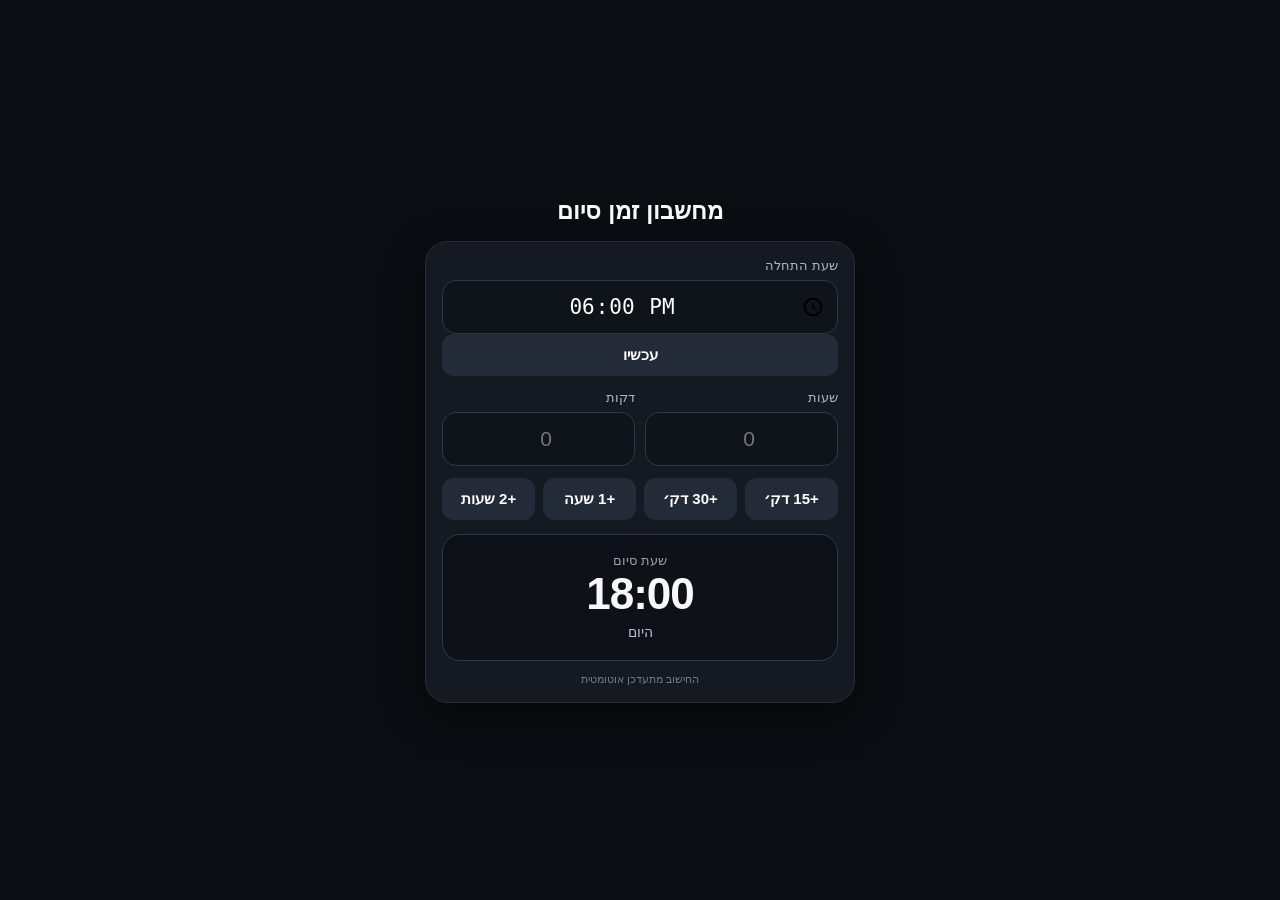
<file: TimeCalc.html>
<!doctype html>
<html lang="he" dir="rtl">
<head>
  <meta charset="utf-8" />
  <meta name="viewport" content="width=device-width,initial-scale=1,viewport-fit=cover" />
  <meta name="theme-color" content="#0b0d12" />
  <title>מחשבון זמן סיום</title>
  <style>
    *{box-sizing:border-box}html,body{margin:0;min-height:100%;font-family:-apple-system,BlinkMacSystemFont,"Segoe UI",Arial,sans-serif;background:#0b0d12;color:#f7f8fb}
    body{min-height:100dvh;display:flex;align-items:center;justify-content:center;padding:18px}
    .app{width:min(100%,430px)}
    h1{font-size:24px;margin:0 0 16px;text-align:center}
    .card{background:#151922;border:1px solid #262c38;border-radius:22px;padding:16px;box-shadow:0 14px 40px #0007}
    label{display:block;font-size:13px;color:#aeb6c5;margin:0 0 7px}
    .row{display:grid;grid-template-columns:1fr 1fr;gap:10px;margin-bottom:12px}
    input{width:100%;height:54px;border:1px solid #303746;border-radius:14px;background:#0f131a;color:#fff;font-size:21px;text-align:center;outline:none;padding:0 10px}
    input:focus{border-color:#7c8cff}
    .quick{display:grid;grid-template-columns:repeat(4,1fr);gap:8px;margin:4px 0 14px}
    button{border:0;border-radius:12px;height:42px;background:#242b38;color:#fff;font-size:15px;font-weight:700}
    button:active{transform:scale(.98)}
    .now{width:100%;margin:0 0 14px;background:#242b38}
    .result{background:#0e1218;border:1px solid #303746;border-radius:18px;text-align:center;padding:18px 12px}
    .result small{display:block;color:#98a2b3;font-size:13px;margin-bottom:4px}
    #finish{font-size:44px;font-weight:800;letter-spacing:-1px;line-height:1}
    #day{font-size:14px;color:#b9c1cf;margin-top:8px;min-height:18px}
    .hint{text-align:center;color:#6f7989;font-size:11px;margin-top:12px}
  </style>
</head>
<body>
  <main class="app">
    <h1>מחשבון זמן סיום</h1>
    <section class="card">
      <label for="start">שעת התחלה</label>
      <input id="start" type="time" step="60" />
      <button class="now" id="nowBtn" type="button">עכשיו</button>

      <div class="row">
        <div>
          <label for="hours">שעות</label>
          <input id="hours" type="number" min="0" max="999" inputmode="numeric" placeholder="0" />
        </div>
        <div>
          <label for="minutes">דקות</label>
          <input id="minutes" type="number" min="0" max="9999" inputmode="numeric" placeholder="0" />
        </div>
      </div>

      <div class="quick">
        <button type="button" data-min="15">+15 דק׳</button>
        <button type="button" data-min="30">+30 דק׳</button>
        <button type="button" data-min="60">+1 שעה</button>
        <button type="button" data-min="120">+2 שעות</button>
      </div>

      <div class="result" aria-live="polite">
        <small>שעת סיום</small>
        <div id="finish">--:--</div>
        <div id="day"></div>
      </div>
      <div class="hint">החישוב מתעדכן אוטומטית</div>
    </section>
  </main>

  <script>
    const start = document.getElementById('start');
    const hours = document.getElementById('hours');
    const minutes = document.getElementById('minutes');
    const finish = document.getElementById('finish');
    const day = document.getElementById('day');

    const pad = n => String(n).padStart(2,'0');

    function setNow(){
      const d = new Date();
      start.value = `${pad(d.getHours())}:${pad(d.getMinutes())}`;
      calc();
    }

    function calc(){
      if(!start.value){ finish.textContent='--:--'; day.textContent=''; return; }
      const [sh,sm] = start.value.split(':').map(Number);
      const add = Math.max(0, Number(hours.value)||0)*60 + Math.max(0, Number(minutes.value)||0);
      const total = sh*60 + sm + add;
      const endMin = ((total % 1440) + 1440) % 1440;
      const days = Math.floor(total / 1440);
      finish.textContent = `${pad(Math.floor(endMin/60))}:${pad(endMin%60)}`;
      day.textContent = days > 0 ? (days === 1 ? 'למחרת' : `בעוד ${days} ימים`) : 'היום';
    }

    document.getElementById('nowBtn').addEventListener('click', setNow);
    [start,hours,minutes].forEach(el => el.addEventListener('input', calc));
    document.querySelectorAll('[data-min]').forEach(btn => btn.addEventListener('click', () => {
      minutes.value = (Number(minutes.value)||0) + Number(btn.dataset.min);
      calc();
    }));

    setNow();
  </script>
</body>
</html>
</file>
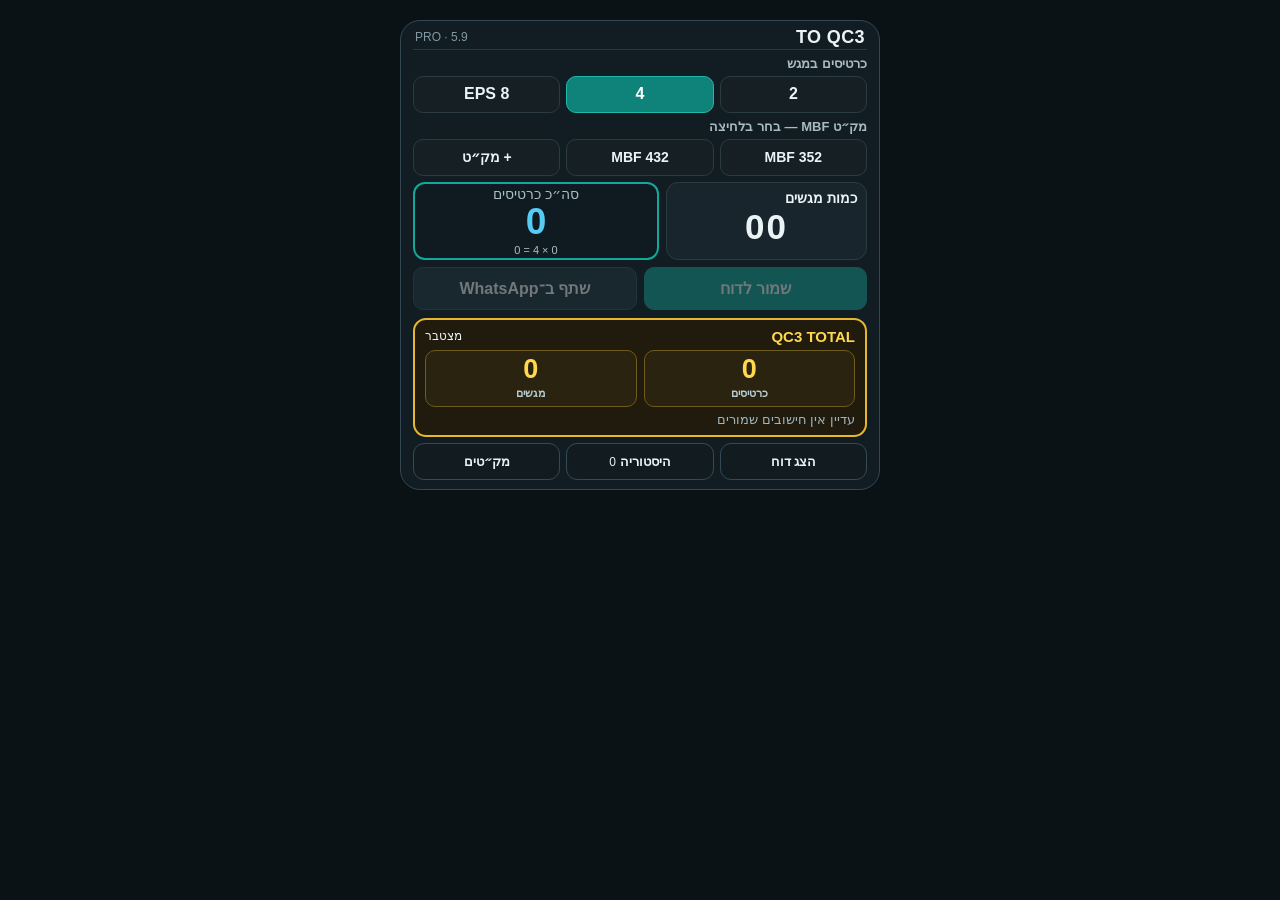
<file: to-qc3.html>
<!doctype html>
<html lang="he" dir="rtl"><head><meta charset="utf-8"><meta name="viewport" content="width=device-width,initial-scale=1"><meta name="theme-color" content="#101820"><meta name="description" content="TO QC3 — מחשבון מגשים עם חישוב מיידי ודוח באנגלית לשיתוף בוואטסאפ"><title>TO QC3 | מחשבון מגשים</title><link rel="icon" type="image/svg+xml" href="data:image/svg+xml,%3Csvg xmlns='http://www.w3.org/2000/svg' viewBox='0 0 32 32'%3E%3Crect width='32' height='32' rx='8' fill='%23087c72'/%3E%3Cpath d='M7 9h18v5H7zm0 9h18v5H7z' fill='none' stroke='white' stroke-width='2'/%3E%3C/svg%3E"><style>
:root{color-scheme:dark;--ink:#eaf3f5;--teal:#12a99a;--line:#334852;--panel:#18252c;--panel2:#21323a}*{box-sizing:border-box}body{margin:0;background:#0f171c;color:var(--ink);font:16px Arial,Helvetica,sans-serif}main{max-width:520px;margin:auto;padding:10px 12px calc(10px + env(safe-area-inset-bottom));display:grid;gap:9px}header{display:flex;align-items:center;justify-content:space-between;min-height:28px}h1{font-size:21px;margin:0}h2{font-size:18px;margin:0}.version{font-size:12px;color:#627782}.settings-row{display:grid;grid-template-columns:1.35fr 1fr;gap:10px}fieldset{border:0;padding:0;margin:0;min-width:0}.field-label,legend{font-size:14px;font-weight:700;margin:0 0 5px;padding:0}.choice-grid{display:grid;grid-template-columns:1fr 1fr;gap:6px}.choice{position:relative;display:flex;align-items:center;justify-content:center;min-height:44px;border:1px solid var(--line);border-radius:10px;background:var(--panel);cursor:pointer;font-size:16px;font-weight:600}.choice:has(input:checked),.type-chip[aria-pressed=true]{background:var(--teal);border-color:var(--teal);color:white}.choice input{position:absolute;opacity:0;width:1px;height:1px}.choice:focus-within,:focus-visible{outline:3px solid #e19c23;outline-offset:2px}button,input,select,textarea{font:inherit}button{touch-action:manipulation;min-height:44px;border:1px solid var(--line);border-radius:10px;background:var(--panel);color:var(--ink);padding:8px;cursor:pointer;font-weight:600}button:active{filter:brightness(.92)}button:disabled{opacity:.4;cursor:default}.type-chips{display:grid;grid-template-columns:repeat(3,minmax(0,1fr));gap:6px;max-height:94px;overflow:auto}.type-chip{font-size:14px;overflow-wrap:anywhere;min-width:0;padding:7px 4px}.custom{margin-top:7px}.custom input{width:100%;height:44px;border:1px solid var(--line);border-radius:8px;padding:8px;font-size:16px}.calculation{display:grid;grid-template-columns:minmax(0,1fr) minmax(0,1.35fr);gap:8px}.quantity-box,.result{padding:9px 10px;border-radius:12px;min-width:0}.quantity-box{background:var(--panel);border:1px solid var(--line)}.quantity-box label{display:block;font-size:14px;font-weight:600}#quantity{font-size:40px;font-weight:800;border:0;padding:0;background:transparent;width:100%;height:52px;text-align:center;direction:ltr;color:var(--ink);caret-color:var(--teal);-webkit-appearance:none;appearance:none}#quantity:focus-visible{outline:0}.quantity-box:focus-within{border-color:var(--teal);box-shadow:0 0 0 2px #12a99a33}.result{background:#101b21;color:var(--ink);border:2px solid var(--teal);display:flex;flex-direction:column;justify-content:center;align-items:center}.result>span{font-size:14px;color:#9fb5be}.result-number{font-size:38px;line-height:1.1;font-weight:700;font-variant-numeric:tabular-nums;overflow-wrap:anywhere;max-width:100%}.result-number small{display:none}.result p{font-size:12px;margin:3px 0 0;color:#9fb5be;text-align:center}.keypad{display:grid;grid-template-columns:repeat(4,1fr);gap:6px;direction:ltr}.keypad button{min-height:44px;font-size:25px;padding:5px;font-variant-numeric:tabular-nums;border-bottom-width:3px}.keypad .key-action{font-size:16px;background:var(--panel2)}.calculate-btn{width:100%;min-height:54px;background:var(--teal);color:white;border-color:var(--teal);font-size:22px;font-weight:800}.final-result{display:none}.primary-actions{display:grid;grid-template-columns:1fr 1fr;gap:8px}.primary-actions button{min-height:48px}.save{background:var(--teal);color:white;border-color:var(--teal)}.whatsapp{background:#253842;color:white;border-color:#3b5662}.live-summary{background:#101b21;border:2px solid var(--teal);border-radius:16px;padding:14px}.live-summary-head{display:flex;justify-content:space-between;align-items:center;margin-bottom:8px}.live-summary-head strong{font-size:15px}.summary-totals{display:grid;grid-template-columns:1fr 1fr;gap:8px}.summary-stat{background:var(--panel);border-radius:10px;padding:8px;text-align:center}.summary-stat b{display:block;font-size:38px;line-height:1;font-weight:900;font-variant-numeric:tabular-nums}.summary-stat span{font-size:13px;color:#b8cbd3;font-weight:700}.summary-types{display:flex;flex-wrap:wrap;gap:5px;margin-top:8px}.summary-chip{font-size:15px;font-weight:800;background:var(--panel2);border:1px solid var(--line);border-radius:10px;padding:8px 10px}.summary-empty{font-size:13px;color:#9fb5be;margin:0}.toolbar{display:grid;grid-template-columns:repeat(3,minmax(0,1fr));gap:6px}.toolbar button{font-size:14px;background:transparent;border-color:#b8cbd3}.count{font-size:12px;font-weight:400}.feedback{font-size:13px;color:#52707d;display:flex;gap:8px;justify-content:space-between;flex-wrap:wrap;min-height:17px}.success{color:#086b54;margin:0}.error{color:#ac2525;font-size:14px;margin:0}.error:empty,#types-status:empty{display:none}[hidden]{display:none!important}dialog{width:min(94vw,520px);max-height:85dvh;border:0;border-radius:16px;padding:18px;color:var(--ink);box-shadow:0 15px 60px #142e3b40}dialog::backdrop{background:#142e3b99}.dialog-head{display:flex;justify-content:space-between;align-items:center;gap:10px;margin-bottom:12px}.dialog-head button{min-width:60px}.history-note{font-size:14px;line-height:1.5;color:#617680;margin:8px 0}dialog textarea{width:100%;min-height:120px;border:1px solid var(--line);border-radius:8px;padding:12px;font:16px/1.6 Arial,sans-serif;text-align:left;resize:vertical}#save-types,#copy{width:100%;margin-top:10px}.entry{padding:12px 0;border-bottom:1px solid var(--line)}.entry-top{display:flex;justify-content:space-between;gap:8px;align-items:center}.entry-actions{display:flex;align-items:center;gap:8px}.delete-entry{width:100%;min-height:42px;margin-top:9px;padding:8px 12px;font-size:14px;font-weight:800;background:#7b2929!important;color:#fff!important;border:1px solid #c65353!important;border-radius:9px}.entry-top strong{overflow-wrap:anywhere}.entry-top time{font-size:12px;color:#627782}.entry-values{font-size:16px;margin-top:7px}.entry p{font-size:13px;color:#627782}.danger{width:100%;margin-top:12px;background:#8f2f2f;color:white;border-color:#b64a4a}.empty{color:#627782;font-size:14px}#history-panel>summary{display:none}
@media(min-width:761px){body{padding-top:20px}main{background:#121d23;border:1px solid var(--line);border-radius:20px;padding:18px;gap:12px}.keypad button{min-height:50px}}
@media(max-height:700px) and (max-width:760px){main{gap:6px;padding-top:6px;padding-bottom:6px}.quantity-box,.result{padding:6px 8px}.field-label,legend{margin-bottom:3px}.keypad{gap:4px}.keypad button{min-height:44px;height:44px}.primary-actions button{min-height:44px}.result-number{font-size:34px}#quantity{font-size:30px;height:35px}}
@media(max-width:350px){main{padding-inline:8px}.settings-row{gap:6px}.choice{font-size:14px}.type-chip{font-size:13px}.toolbar button{font-size:13px}.result-number{font-size:30px}}

/* iOS hard override — result must never render as a light card */
.calculation .result,
.calculation .result:focus,
.calculation .result:active{
  background:#101b21 !important;
  background-color:#101b21 !important;
  color:#f3f8fa !important;
  border:2px solid #12a99a !important;
  -webkit-appearance:none !important;
  appearance:none !important;
  box-shadow:none !important;
}
.calculation .result #result-value{color:#ffffff !important;-webkit-text-fill-color:#ffffff !important}
.calculation .result #result-label,
.calculation .result #result-detail{color:#a9bec7 !important;-webkit-text-fill-color:#a9bec7 !important}
.calculation .quantity-box{background:#18252c !important;background-color:#18252c !important}

/* 3.4 FAST MODE */
main{gap:7px}
.settings-row{grid-template-columns:.9fr 1.1fr}
.mode-field .choice-grid{grid-template-columns:1fr}
.mode-field .choice{min-height:44px;font-size:14px}
.type-chips{max-height:none}
.calculation{grid-template-columns:.82fr 1.18fr}
.quantity-box,.result{min-height:94px}
.result-number{font-size:46px}
.keypad{grid-template-columns:repeat(3,1fr);gap:6px}
.keypad button{min-height:52px;font-size:27px}
.keypad .key-action{font-size:22px}
.calculate-btn{display:none!important}
.final-result{display:none!important}
.feedback{display:none}
.live-summary{margin-top:2px}
@media(max-height:760px) and (max-width:760px){
 main{gap:5px;padding-top:5px}
 .choice{min-height:40px}
 .type-chip{min-height:40px}
 .quantity-box,.result{min-height:82px}
 .keypad button{min-height:45px;height:45px}
 .result-number{font-size:40px}
}
/* 3.5 native mobile keypad */
.keypad{display:none!important}
.calculation{grid-template-columns:.82fr 1.18fr}
.quantity-box,.result{min-height:100px}
#quantity{touch-action:manipulation}

/* 4.1 rapid workflow */
.mode-field{display:none}
.settings-row{grid-template-columns:1fr}
.settings-row fieldset:last-child{max-width:330px}.settings-row fieldset:last-child .choice-grid{grid-template-columns:repeat(3,1fr)}
.type-chips{grid-template-columns:repeat(auto-fit,minmax(92px,1fr))}
.type-chip{min-height:46px;font-size:15px}
.calculation{grid-template-columns:1fr 1.25fr}
.quantity-box,.result{min-height:104px}
.result-number{font-size:48px}
.primary-actions{margin-top:1px}
@media(max-width:380px){
 .calculation{grid-template-columns:1fr 1.15fr}
 .result-number{font-size:42px}
}

/* 5.0 PROFESSIONAL COMPACT UI */
body{background:#0b1216}
main{max-width:480px;padding:14px;gap:12px}
header{padding:2px 2px 6px;border-bottom:1px solid #263840}
h1{font-size:22px;letter-spacing:.4px}
.version{color:#8298a2}
.settings-row{display:block}
.settings-row fieldset:last-child{max-width:none}
.settings-row fieldset:last-child .choice-grid{grid-template-columns:repeat(3,1fr);gap:8px}
.field-label,legend{font-size:13px;color:#a9bac1;margin-bottom:7px}
.choice,.type-chip{background:#151f24;border:1px solid #2b3b42;border-radius:12px;box-shadow:none}
.choice{min-height:48px;font-size:17px}
.choice:has(input:checked),.type-chip[aria-pressed=true]{background:#0f8279;border-color:#21b8aa;color:#fff}
.type-chips{grid-template-columns:repeat(3,1fr);gap:8px}
.type-chip{min-height:46px;font-size:14px}
.calculation{display:grid;grid-template-columns:1fr 1.3fr;gap:10px}
.quantity-box,.result{min-height:116px;border-radius:15px;padding:12px}
.quantity-box{background:#151f24!important;border:1px solid #2b3b42}
.quantity-box:focus-within{border-color:#21b8aa;box-shadow:0 0 0 2px #21b8aa22}
#quantity{height:62px;font-size:50px;font-weight:900;letter-spacing:3px}
.result{background:#101a1f!important;border:1px solid #21b8aa!important}
.result-number{font-size:52px;font-weight:900}
.result>span,#result-detail{color:#a9bac1!important}
.primary-actions{gap:10px}
.primary-actions button{min-height:50px;border-radius:12px}
.live-summary{padding:16px;background:#101a1f;border:1px solid #2d938b;border-radius:16px}
.live-summary-head{margin-bottom:12px}
.live-summary-head strong{font-size:16px}
.summary-totals{gap:10px}
.summary-stat{padding:12px;background:#151f24;border:1px solid #263840;border-radius:12px}
.summary-stat b{font-size:42px}
.summary-types{gap:7px;margin-top:10px}
.summary-chip{font-size:14px;padding:8px 10px;background:#17242a;border-color:#30454e}
.toolbar{gap:8px}
.toolbar button{min-height:44px;border-radius:11px;border-color:#344a54;background:#111b20}
@media(max-width:360px){
 main{padding:10px;gap:9px}
 .choice{min-height:44px}
 .type-chips{grid-template-columns:repeat(2,1fr)}
 .calculation{grid-template-columns:1fr 1.2fr}
 #quantity{font-size:43px}
 .result-number{font-size:45px}
}

/* 5.1 visual hierarchy: current result vs cumulative total */
.result{
  border-color:#27b7e8!important;
  background:#0d1b22!important;
}
.calculation .result #result-value{
  color:#55ccf4!important;
  -webkit-text-fill-color:#55ccf4!important;
}
.live-summary{
  border:2px solid #e5b82e!important;
  background:#201b0d!important;
}
.live-summary-head strong{
  color:#ffd84d!important;
}
.summary-stat{
  background:#29230f!important;
  border-color:#6e5b1d!important;
}
.summary-stat b{
  color:#ffd84d!important;
  -webkit-text-fill-color:#ffd84d!important;
}
.summary-chip{
  background:#29230f!important;
  border-color:#6e5b1d!important;
  color:#ffe58a!important;
}

/* 5.2 compact mobile production layout */
main{max-width:480px;padding:9px 12px calc(9px + env(safe-area-inset-bottom));gap:8px}
header{min-height:24px;padding:0 2px 4px}
h1{font-size:20px}
.settings-row fieldset:last-child .choice-grid{gap:6px}
.choice{min-height:40px;border-radius:10px;font-size:16px}
.type-chips{gap:6px}
.type-chip{min-height:40px;border-radius:10px;padding:5px 4px}
.field-label,legend{margin-bottom:5px}
.calculation{gap:7px;grid-template-columns:.9fr 1.1fr}
.quantity-box,.result{min-height:86px;height:86px;padding:7px 9px;border-radius:12px}
#quantity{height:48px;font-size:38px;letter-spacing:2px}
.result-number{font-size:40px}
.result p{margin-top:1px;font-size:11px}
.primary-actions{gap:7px}
.primary-actions button{min-height:43px;padding:6px;border-radius:10px}
.live-summary{padding:10px 11px;border-radius:13px}
.live-summary-head{margin-bottom:7px}
.live-summary-head strong{font-size:15px}
.summary-totals{gap:7px}
.summary-stat{padding:7px;border-radius:10px}
.summary-stat b{font-size:31px}
.summary-stat span{font-size:11px}
.summary-types{gap:5px;margin-top:7px}
.summary-chip{font-size:12px;padding:5px 7px;border-radius:8px}
.toolbar{gap:6px}
.toolbar button{min-height:40px;padding:5px;font-size:13px}
/* When iOS keyboard is open, keep the active calculation compact and visible */
body:has(#quantity:focus) main{gap:5px;padding-top:5px}
body:has(#quantity:focus) header{display:none}
body:has(#quantity:focus) .type-chips{grid-template-columns:repeat(4,minmax(0,1fr));gap:4px}
body:has(#quantity:focus) .type-chip{min-height:34px;font-size:12px;padding:3px}
body:has(#quantity:focus) .choice{min-height:34px;font-size:14px}
body:has(#quantity:focus) .field-label,body:has(#quantity:focus) legend{font-size:11px;margin-bottom:3px}
body:has(#quantity:focus) .calculation{gap:5px}
body:has(#quantity:focus) .quantity-box,body:has(#quantity:focus) .result{height:72px;min-height:72px;padding:5px 8px}
body:has(#quantity:focus) #quantity{height:39px;font-size:32px}
body:has(#quantity:focus) .result-number{font-size:34px}
body:has(#quantity:focus) .primary-actions{display:none}
body:has(#quantity:focus) .live-summary{padding:7px 9px}
body:has(#quantity:focus) .live-summary-head{margin-bottom:4px}
body:has(#quantity:focus) .summary-stat{padding:5px}
body:has(#quantity:focus) .summary-stat b{font-size:25px}
body:has(#quantity:focus) .summary-types{margin-top:4px}
body:has(#quantity:focus) .summary-chip{padding:3px 6px;font-size:11px}
body:has(#quantity:focus) .toolbar{display:none}
@media(max-width:370px){
 main{padding-inline:9px}
 .type-chips{grid-template-columns:repeat(3,1fr)}
 .quantity-box,.result{height:82px;min-height:82px}
 #quantity{font-size:35px}
 .result-number{font-size:37px}
}

/* 5.3 STABLE KEYBOARD LAYOUT — no focus jumps */
body:has(#quantity:focus) main{
  gap:8px!important;
  padding:9px 12px calc(9px + env(safe-area-inset-bottom))!important;
}
body:has(#quantity:focus) header{display:flex!important}
body:has(#quantity:focus) .type-chips{grid-template-columns:repeat(3,1fr)!important;gap:6px!important}
body:has(#quantity:focus) .type-chip{min-height:40px!important;font-size:14px!important;padding:5px 4px!important}
body:has(#quantity:focus) .choice{min-height:40px!important;font-size:16px!important}
body:has(#quantity:focus) .field-label,
body:has(#quantity:focus) legend{font-size:13px!important;margin-bottom:5px!important}
body:has(#quantity:focus) .calculation{gap:7px!important}
body:has(#quantity:focus) .quantity-box,
body:has(#quantity:focus) .result{height:86px!important;min-height:86px!important;padding:7px 9px!important}
body:has(#quantity:focus) #quantity{height:48px!important;font-size:38px!important}
body:has(#quantity:focus) .result-number{font-size:40px!important}
body:has(#quantity:focus) .primary-actions{display:grid!important}
body:has(#quantity:focus) .live-summary{padding:10px 11px!important}
body:has(#quantity:focus) .live-summary-head{margin-bottom:7px!important}
body:has(#quantity:focus) .summary-stat{padding:7px!important}
body:has(#quantity:focus) .summary-stat b{font-size:31px!important}
body:has(#quantity:focus) .summary-types{margin-top:7px!important}
body:has(#quantity:focus) .summary-chip{padding:5px 7px!important;font-size:12px!important}
body:has(#quantity:focus) .toolbar{display:grid!important}
html{scroll-behavior:auto}
#quantity{scroll-margin-top:12px}

/* 5.4 practical keyboard workflow */
header{min-height:20px!important;padding-bottom:2px!important}
h1{font-size:18px!important;line-height:1.05!important}
main{gap:6px!important;padding-top:7px!important}
.choice,.type-chip{min-height:37px!important}
.quantity-box,.result{height:78px!important;min-height:78px!important}
#quantity{height:43px!important;font-size:35px!important}
.result-number{font-size:37px!important}
.live-summary{padding:8px 10px!important}
.live-summary-head{margin-bottom:5px!important}
.summary-stat{padding:5px!important}
.summary-stat b{font-size:27px!important}
.summary-types{margin-top:5px!important}
.toolbar button{min-height:37px!important}
/* Keep exactly the same geometry while keyboard is visible */
body:has(#quantity:focus) main{gap:6px!important;padding:7px 12px calc(9px + env(safe-area-inset-bottom))!important}
body:has(#quantity:focus) header{display:flex!important;min-height:20px!important;padding-bottom:2px!important}
body:has(#quantity:focus) .type-chips{grid-template-columns:repeat(3,1fr)!important;gap:6px!important}
body:has(#quantity:focus) .type-chip{min-height:37px!important;font-size:14px!important;padding:5px 4px!important}
body:has(#quantity:focus) .choice{min-height:37px!important;font-size:16px!important}
body:has(#quantity:focus) .calculation{gap:7px!important}
body:has(#quantity:focus) .quantity-box,
body:has(#quantity:focus) .result{height:78px!important;min-height:78px!important;padding:7px 9px!important}
body:has(#quantity:focus) #quantity{height:43px!important;font-size:35px!important}
body:has(#quantity:focus) .result-number{font-size:37px!important}
body:has(#quantity:focus) .primary-actions{display:grid!important}
body:has(#quantity:focus) .live-summary{padding:8px 10px!important}
body:has(#quantity:focus) .live-summary-head{margin-bottom:5px!important}
body:has(#quantity:focus) .summary-stat{padding:5px!important}
body:has(#quantity:focus) .summary-stat b{font-size:27px!important}
body:has(#quantity:focus) .summary-types{margin-top:5px!important}
body:has(#quantity:focus) .summary-chip{padding:5px 7px!important;font-size:12px!important}
body:has(#quantity:focus) .toolbar{display:grid!important}
#quantity{scroll-margin-block:10px}

/* 5.6 fast error-correction history */
#entries{display:grid;gap:7px}
.quick-history{
  display:grid!important;
  grid-template-columns:minmax(0,1fr) 74px!important;
  gap:8px!important;align-items:stretch!important;
  padding:9px!important;border-radius:12px!important;
  background:#111c22!important;border:1px solid #263b45!important;
}
.history-info{min-width:0;display:grid;gap:3px}
.history-top{display:flex;align-items:center;justify-content:space-between;gap:8px}
.history-name{font-size:17px;color:#fff;white-space:nowrap;overflow:hidden;text-overflow:ellipsis}
.history-top time{font-size:12px;color:#8fa3ad;white-space:nowrap}
.history-calc{font-size:15px;color:#dce7eb;direction:rtl}
.history-calc b{font-size:20px;color:#55ccf4}
.history-calc span{padding:0 4px;color:#7e949e}
.history-meta{font-size:11px;color:#82959e}
.quick-delete{
  width:74px!important;min-width:74px!important;height:auto!important;
  margin:0!important;padding:0 6px!important;border-radius:10px!important;
  background:#b4232d!important;border:1px solid #e34b55!important;
  color:#fff!important;font-size:15px!important;font-weight:800!important;
}
.quick-delete:active{transform:scale(.96);background:#d32f3a!important}
</style></head><body><main><header><h1 dir="ltr">TO QC3</h1><span class="version">PRO · 5.9</span></header><form id="calculator" novalidate style="display:contents"><div class="settings-row"><fieldset class="mode-field"><legend>חישוב</legend><div class="choice-grid"><label class="choice"><input type="radio" name="mode" value="trays" checked>מגשים → כרטיסים</label><label class="choice" hidden><input type="radio" name="mode" value="cards">כרטיסים</label></div></fieldset><fieldset><legend>כרטיסים במגש</legend><div class="choice-grid"><label class="choice"><input type="radio" name="capacity" value="2">2</label><label class="choice"><input type="radio" name="capacity" value="4" checked>4</label><label class="choice"><input type="radio" name="capacity" value="8">8 EPS</label></div></fieldset></div><section aria-label="מק״ט MBF"><div class="field-label">מק״ט MBF — בחר בלחיצה</div><select id="card-type" hidden aria-label="סוג כרטיס"></select><div id="type-chips" class="type-chips" role="group" aria-label="בחירת מק״ט MBF"></div><div id="custom-wrap" class="custom" hidden><label for="custom-type" class="field-label">מק״ט אחר</label><input id="custom-type" inputmode="numeric" maxlength="30" placeholder="לדוגמה 352"></div></section><div class="calculation"><div class="quantity-box"><label for="quantity" id="quantity-label">כמות מגשים</label><input id="quantity" type="text" inputmode="numeric" pattern="[0-9]{0,2}" maxlength="2" enterkeyhint="done" autocomplete="off" value="00" aria-describedby="input-error" aria-label="כמות מגשים בשתי ספרות"></div><div class="result" aria-live="polite" aria-atomic="true"><span id="result-label">סה״כ כרטיסים</span><div class="result-number"><span id="result-value">—</span><small id="result-unit">כרטיסים</small></div><p id="result-detail">הזן כמות</p></div></div><p id="input-error" class="error" role="alert"></p><div class="primary-actions"><button class="save" id="save" type="submit" disabled>שמור לדוח</button><button id="share" type="button" class="whatsapp" disabled>שתף ב־WhatsApp</button></div></form><div class="feedback"><p id="status" class="success" role="status"></p></div><p id="storage-error" class="error" role="alert"></p><section class="live-summary" aria-live="polite"><div class="live-summary-head"><strong>QC3 TOTAL</strong><span class="count">מצטבר</span></div><div class="summary-totals"><div class="summary-stat"><b id="summary-cards">0</b><span>כרטיסים</span></div><div class="summary-stat"><b id="summary-trays">0</b><span>מגשים</span></div></div><div id="summary-types" class="summary-types"><p class="summary-empty">עדיין אין חישובים שמורים</p></div></section><nav class="toolbar" aria-label="דוח וניהול"><button id="open-report">הצג דוח</button><button id="open-history">היסטוריה <span id="count" class="count">0</span></button><button id="open-types">מק״טים</button></nav></main><dialog id="report-dialog" aria-labelledby="report-heading"><div class="dialog-head"><h2 id="report-heading">סך כרטיסים לפי סוג</h2><button data-close="report-dialog">סגור</button></div><p class="history-note">סיכום החישובים השמורים בלבד, ללא כמויות אפס.</p><textarea id="report" dir="ltr" lang="en" readonly aria-label="English QC3 report" placeholder="Save a calculation to create the summary."></textarea><button id="copy" disabled>העתק דוח</button></dialog><dialog id="history-dialog" aria-labelledby="history-heading"><div class="dialog-head"><h2 id="history-heading">היסטוריית חישובים</h2><button data-close="history-dialog">סגור</button></div><details id="history-panel" open><summary>היסטוריה</summary><p class="history-note">ההיסטוריה נשמרת במכשיר זה בלבד.</p><div id="entries" class="entry-list"></div><button id="clear-history" type="button" class="danger">מחק היסטוריה</button></details></dialog><dialog id="types-dialog" aria-labelledby="types-heading"><div class="dialog-head"><h2 id="types-heading">עריכת מק״טים MBF</h2><button data-close="types-dialog">סגור</button></div><label for="types-list" class="field-label">מק״ט אחד בכל שורה</label><textarea id="types-list" dir="ltr" rows="6" aria-describedby="types-note"></textarea><p id="types-note" class="history-note">רשום רק את המק״ט, בלי MBF. לדוגמה: 352. המערכת תוסיף MBF אוטומטית.</p><button id="save-types">שמור מק״טים</button><p id="types-status" role="status"></p></dialog><script>
'use strict';
const KEY='qc3-tray-history-v2';
const $=id=>document.getElementById(id);
let entries=[],historyWritable=true,current=null,currentStamp=new Date().toISOString(),lastSignature='';
function calculate(mode,quantity,capacity){if(!['trays','cards'].includes(mode)||![2,4,8].includes(capacity)||!Number.isInteger(quantity)||quantity<0||quantity>1000000000)throw Error('Invalid calculation');const cards=mode==='trays'?quantity*capacity:quantity;const trays=mode==='trays'?quantity:Math.ceil(quantity/capacity);return {cards,trays,empty:trays*capacity-cards};}
function summaryFor(rows){const totals=new Map();let totalCards=0,totalTrays=0;for(const e of rows){if(e.cards<=0)continue;const label=e.card_type.trim();const key=label.toLocaleLowerCase('en');const existing=totals.get(key);if(existing)existing.cards+=e.cards;else totals.set(key,{label,cards:e.cards});totalCards+=e.cards;totalTrays+=e.trays;}if(!totals.size)return '';return ['TO QC3','',...Array.from(totals.values(),e=>`${e.label}: ${e.cards.toLocaleString('en-US')} cards`),'','TOTAL: '+totalCards.toLocaleString('en-US')+' cards'].join('\n');}
function refreshSummary(){const cards=entries.reduce((s,e)=>s+e.cards,0),trays=entries.reduce((s,e)=>s+e.trays,0);$('summary-cards').textContent=cards.toLocaleString('he-IL');$('summary-trays').textContent=trays.toLocaleString('he-IL');const box=$('summary-types');box.replaceChildren();const totals=new Map();for(const e of entries){const k=e.card_type.trim().toLocaleLowerCase('en');const old=totals.get(k);if(old)old.cards+=e.cards;else totals.set(k,{label:e.card_type.trim(),cards:e.cards});}if(!totals.size){const p=document.createElement('p');p.className='summary-empty';p.textContent='עדיין אין חישובים שמורים';box.append(p);return;}for(const x of totals.values()){const chip=document.createElement('span');chip.className='summary-chip';chip.textContent=x.label+' · '+x.cards.toLocaleString('he-IL');box.append(chip);}}
function refreshReport(){refreshSummary();const text=historyWritable?summaryFor(entries):'';$('report').value=text;$('report').rows=Math.min(7,Math.max(2,text.split('\n').length));$('share').disabled=!text;$('copy').disabled=!text;}
const TYPES_KEY='qc3-mbf-parts-v1';
const LEGACY_TYPES_KEY='qc3-card-types-v1';
const DEFAULT_TYPES=['352','432'];
let cardTypes=[...DEFAULT_TYPES];
function normalizePart(x){return String(x).trim().replace(/^MBF\s*/i,'').replace(/[\r\n]+/g,' ');}
function parseTypes(text){const names=text.split(/\r?\n/).map(normalizePart).filter(Boolean);if(names.length>100||names.some(x=>x.length>30||x.toLowerCase()==='other'))throw Error('אפשר עד 100 מק״טים, עד 30 תווים למק״ט.');const seen=new Set();return names.filter(n=>{const k=n.toLowerCase();if(seen.has(k))return false;seen.add(k);return true;});}
function renderTypes(){const select=$('card-type'),selected=select.value;select.replaceChildren();for(const [value,label] of [['','בחר מק״ט'],...cardTypes.map(t=>[t,'MBF '+t]),['other','מק״ט אחר']]){const option=document.createElement('option');option.value=value;option.textContent=label;select.append(option);}select.value=cardTypes.includes(selected)||selected==='other'?selected:'';$('types-list').value=cardTypes.join('\n');renderChips();}
function loadTypes(){try{let raw=localStorage.getItem(TYPES_KEY);if(raw===null){const legacy=localStorage.getItem(LEGACY_TYPES_KEY);if(legacy){const old=JSON.parse(legacy);if(Array.isArray(old)){const migrated=old.filter(x=>typeof x==='string'&&/^MBF\s+/i.test(x)).map(normalizePart);if(migrated.length){cardTypes=parseTypes(migrated.join('\n'));localStorage.setItem(TYPES_KEY,JSON.stringify(cardTypes));raw=JSON.stringify(cardTypes);}}}}if(raw!==null){const saved=JSON.parse(raw);if(!Array.isArray(saved)||saved.some(x=>typeof x!=='string'))throw Error();cardTypes=parseTypes(saved.join('\n'));}$('types-status').textContent='';}catch{$('types-status').textContent='לא ניתן לקרוא את רשימת המק״טים; מוצגת ברירת המחדל.';}renderTypes();}
$('save-types').onclick=()=>{try{const next=parseTypes($('types-list').value);localStorage.setItem(TYPES_KEY,JSON.stringify(next));cardTypes=next;renderTypes();update();$('types-status').textContent='המק״טים נשמרו';}catch(e){$('types-status').textContent=e instanceof Error?e.message:'שמירת המק״טים נכשלה.';}};
function shareReport(text){window.open('https://wa.me/?text='+encodeURIComponent(text),'_blank','noopener,noreferrer');}
function validEntry(e){if(!e||typeof e.id!=='string'||typeof e.card_type!=='string'||!e.card_type.trim()||e.card_type.length>100||typeof e.created_at!=='string'||!Number.isFinite(Date.parse(e.created_at)))return false;try{const r=calculate(e.mode,e.quantity,e.capacity);return e.cards===r.cards&&e.trays===r.trays;}catch{return false;}}
function loadHistory(){try{const raw=localStorage.getItem(KEY);const data=raw?JSON.parse(raw):[];if(!Array.isArray(data)||!data.every(validEntry))throw Error();entries=data;historyWritable=true;$('storage-error').textContent='';}catch{historyWritable=false;$('storage-error').textContent='לא ניתן לקרוא את ההיסטוריה. הנתונים הקיימים לא יידרסו; החישוב עדיין זמין; הדוח המלא אינו זמין כרגע.';}renderHistory();refreshReport();}
function renderHistory(){
  $('count').textContent=String(entries.length);
  $('clear-history').disabled=!entries.length||!historyWritable;
  if(!$('history-dialog').open)return;
  const list=$('entries');list.replaceChildren();
  if(!entries.length){
    const p=document.createElement('p');p.className='empty';
    p.textContent=historyWritable?'אין חישובים שמורים.':'ההיסטוריה אינה זמינה כעת.';
    list.append(p);return;
  }
  for(const e of entries){
    const article=document.createElement('article');article.className='entry quick-history';
    const info=document.createElement('div');info.className='history-info';
    const top=document.createElement('div');top.className='history-top';
    const name=document.createElement('strong');name.className='history-name';name.textContent=e.card_type;
    const time=document.createElement('time');time.dateTime=e.created_at;
    time.textContent=new Date(e.created_at).toLocaleTimeString('he-IL',{hour:'2-digit',minute:'2-digit'});
    top.append(name,time);
    const calc=document.createElement('div');calc.className='history-calc';
    calc.innerHTML='<b>'+e.trays.toLocaleString('he-IL')+'</b> מגשים <span>→</span> <b>'+e.cards.toLocaleString('he-IL')+'</b> כרטיסים';
    const meta=document.createElement('div');meta.className='history-meta';
    meta.textContent=e.capacity+' במגש · '+new Date(e.created_at).toLocaleDateString('he-IL',{day:'2-digit',month:'2-digit'});
    info.append(top,calc,meta);
    const del=document.createElement('button');del.type='button';del.className='delete-entry quick-delete';
    del.textContent='מחק';del.setAttribute('aria-label','מחק חישוב '+e.card_type);
    del.onclick=()=>deleteEntry(e.id);
    article.append(info,del);list.append(article);
  }
}
function deleteEntry(id){if(!historyWritable)return;const target=entries.find(e=>e.id===id);if(!target)return;if(!confirm(`למחוק את החישוב השגוי?\n${target.card_type} · ${target.trays} מגשים → ${target.cards} כרטיסים`))return;const next=entries.filter(e=>e.id!==id);try{localStorage.setItem(KEY,JSON.stringify(next));entries=next;renderHistory();refreshReport();update();$('status').textContent='החישוב נמחק והסיכום עודכן';}catch{$('storage-error').textContent='מחיקת החישוב נכשלה.';}}
function clearHistory(){if(!historyWritable||!entries.length)return;if(!confirm('למחוק את כל היסטוריית החישובים? לא ניתן לבטל פעולה זו.'))return;try{localStorage.removeItem(KEY);entries=[];renderHistory();refreshReport();update();$('status').textContent='ההיסטוריה נמחקה';}catch{$('storage-error').textContent='מחיקת ההיסטוריה נכשלה.';}}
$('clear-history').onclick=clearHistory;
function update(){const mode=document.querySelector('input[name=mode]:checked').value;const capacity=Number(document.querySelector('input[name=capacity]:checked').value);const raw=$('quantity').value.trim();const selected=$('card-type').value;const part=normalizePart(selected==='other'?$('custom-type').value:selected);const card_type=part?'MBF '+part:'';$('custom-wrap').hidden=selected!=='other';$('quantity-label').textContent=mode==='trays'?'כמות מגשים':'כמות כרטיסים';$('result-label').textContent=mode==='trays'?'סה״כ כרטיסים':'סה״כ מגשים';$('result-unit').textContent=mode==='trays'?'כרטיסים':'מגשים';let r=null;try{if(raw!==''&&/^\d+$/.test(raw))r=calculate(mode,Number(raw),capacity);}catch{}$('input-error').textContent=raw!==''&&!r?'הכנס עד 2 ספרות (00–99).':'';$('quantity').setAttribute('aria-invalid',String(raw!==''&&!r));$('result-value').textContent=r?(mode==='trays'?r.cards:r.trays).toLocaleString('he-IL'):'—';$('result-detail').textContent=!r?'הזן כמות מגשים':mode==='trays'?`${r.trays.toLocaleString('he-IL')} × ${capacity} = ${r.cards.toLocaleString('he-IL')}`:r.empty?`${r.cards.toLocaleString('he-IL')} כרטיסים · ${r.trays.toLocaleString('he-IL')} מגשים · ${r.empty} מקומות פנויים`:`${r.cards.toLocaleString('he-IL')} כרטיסים = ${r.trays.toLocaleString('he-IL')} מגשים`;const signature=JSON.stringify([mode,raw,capacity,card_type]);if(signature!==lastSignature){currentStamp=new Date().toISOString();lastSignature=signature;$('status').textContent='';}current=r&&card_type?{mode,quantity:Number(raw),capacity,card_type,cards:r.cards,trays:r.trays,created_at:currentStamp}:null;$('save').disabled=!current||!historyWritable;syncChips();}

function renderChips(){const group=$('type-chips');group.replaceChildren();for(const name of [...cardTypes,'other']){const button=document.createElement('button');button.type='button';button.className='type-chip';button.dataset.value=name;button.textContent=name==='other'?'+ מק״ט':'MBF '+name;button.setAttribute('aria-pressed',String($('card-type').value===name));button.onclick=()=>{$('card-type').value=name;update();};group.append(button);}}
function syncChips(){for(const b of $('type-chips').children)b.setAttribute('aria-pressed',String(b.dataset.value===$('card-type').value));}
function showFinalResult(){if(!current){$('status').textContent='בחר סוג כרטיס והזן כמות';return;}$('status').textContent='חושב: '+(current.mode==='trays'?current.cards.toLocaleString('he-IL')+' כרטיסים':current.trays.toLocaleString('he-IL')+' מגשים');document.querySelector('.result').scrollIntoView({behavior:'smooth',block:'nearest'});}
function enterKey(key){const input=$('quantity');if(key==='clear')input.value='';else if(key==='back')input.value=input.value.slice(0,-1);else if(/^\d$/.test(key)){const next=(input.value+key).replace(/^0+(?=\d)/,'').slice(0,2);if(Number(next)>99){$('input-error').textContent='מקסימום 99 מגשים.';return;}input.value=next;}else return;update();}

$('quantity').addEventListener('keydown',e=>{
  if(e.key==='Enter'){
    e.preventDefault();
    if(current&&!$('save').disabled){
      $('calculator').requestSubmit();
    }else{
      $('quantity').blur();
    }
  }
});
document.addEventListener('keydown',e=>{if(document.querySelector('dialog[open]'))return;const t=e.target;if(t!==$('quantity')&&['INPUT','TEXTAREA','SELECT'].includes(t.tagName))return;if(e.ctrlKey||e.metaKey||e.altKey)return;if(/^\d$/.test(e.key)){e.preventDefault();enterKey(e.key);}else if(e.key==='Backspace'){e.preventDefault();enterKey('back');}else if(e.key==='Delete'){e.preventDefault();enterKey('clear');}});
for(const [button,dialog] of [['open-report','report-dialog'],['open-history','history-dialog'],['open-types','types-dialog']])$(button).onclick=()=>{$(dialog).showModal();if(dialog==='history-dialog')renderHistory();};
for(const b of document.querySelectorAll('[data-close]'))b.onclick=()=>$(b.dataset.close).close();

$('history-panel').addEventListener('toggle',()=>{if($('history-panel').open)renderHistory();});
let quantityFocusTimer=0;
$('quantity').addEventListener('focus',()=>{
  clearTimeout(quantityFocusTimer);
  quantityFocusTimer=setTimeout(()=>{
    $('quantity').select();
    document.querySelector('.calculation')?.scrollIntoView({behavior:'auto',block:'center'});
  },180);
});
$('quantity').addEventListener('click',()=>{$('quantity').select();});
$('quantity').addEventListener('input',()=>{let v=$('quantity').value.replace(/\D/g,'').slice(0,2);if(Number(v)>99)v='99';$('quantity').value=v;update();});
$('quantity').addEventListener('blur',()=>{clearTimeout(quantityFocusTimer);const n=parseInt($('quantity').value||'0',10);$('quantity').value=String(Math.min(99,Math.max(0,n))).padStart(2,'0');update();});$('calculator').addEventListener('input',e=>{if(e.target!==$('quantity'))update();});$('calculator').addEventListener('change',update);let saveAudioCtx=null;
function unlockSaveAudio(){
  try{
    const AC=window.AudioContext||window.webkitAudioContext;
    if(!AC)return;
    if(!saveAudioCtx)saveAudioCtx=new AC();
    if(saveAudioCtx.state==='suspended')saveAudioCtx.resume().catch(()=>{});
    /* silent warm-up inside a real user gesture for iOS Safari */
    const o=saveAudioCtx.createOscillator(),g=saveAudioCtx.createGain();
    g.gain.value=0.00001;o.connect(g);g.connect(saveAudioCtx.destination);
    o.start();o.stop(saveAudioCtx.currentTime+0.01);
  }catch{}
}
document.addEventListener('pointerdown',unlockSaveAudio,{once:true,capture:true});
document.addEventListener('touchstart',unlockSaveAudio,{once:true,capture:true,passive:true});
$('quantity').addEventListener('focus',unlockSaveAudio);

function playSaveSound(){
  try{
    unlockSaveAudio();
    const ctx=saveAudioCtx;if(!ctx)return;
    const fire=()=>{
      const now=ctx.currentTime;
      const master=ctx.createGain();
      master.gain.setValueAtTime(1,now);master.connect(ctx.destination);
      [[0,880],[0.105,1320]].forEach(([d,hz])=>{
        const o=ctx.createOscillator(),g=ctx.createGain();
        o.type='square';o.frequency.setValueAtTime(hz,now+d);
        g.gain.setValueAtTime(0.0001,now+d);
        g.gain.exponentialRampToValueAtTime(1,now+d+0.006);
        g.gain.exponentialRampToValueAtTime(0.0001,now+d+0.095);
        o.connect(g);g.connect(master);o.start(now+d);o.stop(now+d+0.105);
      });
    };
    if(ctx.state==='suspended')ctx.resume().then(fire).catch(()=>{});
    else fire();
  }catch{}
}
$('calculator').addEventListener('submit',e=>{e.preventDefault();if(!current)return;loadHistory();if(!historyWritable){update();return;}const entry={...current,id:crypto.randomUUID(),created_at:new Date().toISOString()};const next=[entry,...entries];try{localStorage.setItem(KEY,JSON.stringify(next));entries=next;renderHistory();currentStamp=entry.created_at;current=entry;refreshReport();
$('quantity').blur();
playSaveSound();
setTimeout(()=>{$('quantity').value='00';lastSignature='';update();},80);
$('status').textContent='נוסף לסיכום המצטבר';}catch{$('storage-error').textContent='השמירה נכשלה. ייתכן שהאחסון מלא או חסום. החישוב לא נוסף לדוח.';}});
$('share').onclick=()=>{if($('report').value)shareReport($('report').value);};$('copy').onclick=async()=>{if(!$('report').value)return;try{await navigator.clipboard.writeText($('report').value);$('status').textContent='הדוח הועתק';}catch{$('report').focus();$('report').select();$('status').textContent='סמן את הדוח והעתק ידנית.';}};window.addEventListener('storage',e=>{if(e.key===KEY||e.key===null){loadHistory();update();}if(e.key===TYPES_KEY||e.key===null){loadTypes();update();}});loadTypes();loadHistory();update();
if(document.modelContext?.registerTool){const lifecycle=new AbortController();try{Promise.resolve(document.modelContext.registerTool({name:'configure_tray_calculation',description:'Update the calculator without saving or sending. The QC3 summary includes saved history only.',inputSchema:{type:'object',properties:{mode:{type:'string',enum:['trays','cards']},quantity:{type:'integer',minimum:0,maximum:1000000000},capacity:{type:'integer',enum:[2,4]},card_type:{type:'string',maxLength:100}},required:['mode','quantity','capacity'],additionalProperties:false},annotations:{readOnlyHint:false},execute(v){const r=calculate(v.mode,v.quantity,v.capacity);if(v.card_type!==undefined&&(typeof v.card_type!=='string'||v.card_type.length>100))throw Error('Invalid card type');document.querySelector(`input[name=mode][value="${v.mode}"]`).checked=true;document.querySelector(`input[name=capacity][value="${v.capacity}"]`).checked=true;$('quantity').value=String(v.quantity);if(v.card_type!==undefined){$('card-type').value=cardTypes.includes(v.card_type)?v.card_type:'other';$('custom-type').value=v.card_type;}update();return {...r,report:$('report').value};}},{signal:lifecycle.signal})).catch(()=>{});window.addEventListener('pagehide',()=>lifecycle.abort(),{once:true});}catch{}}
</script></body></html>
</file>
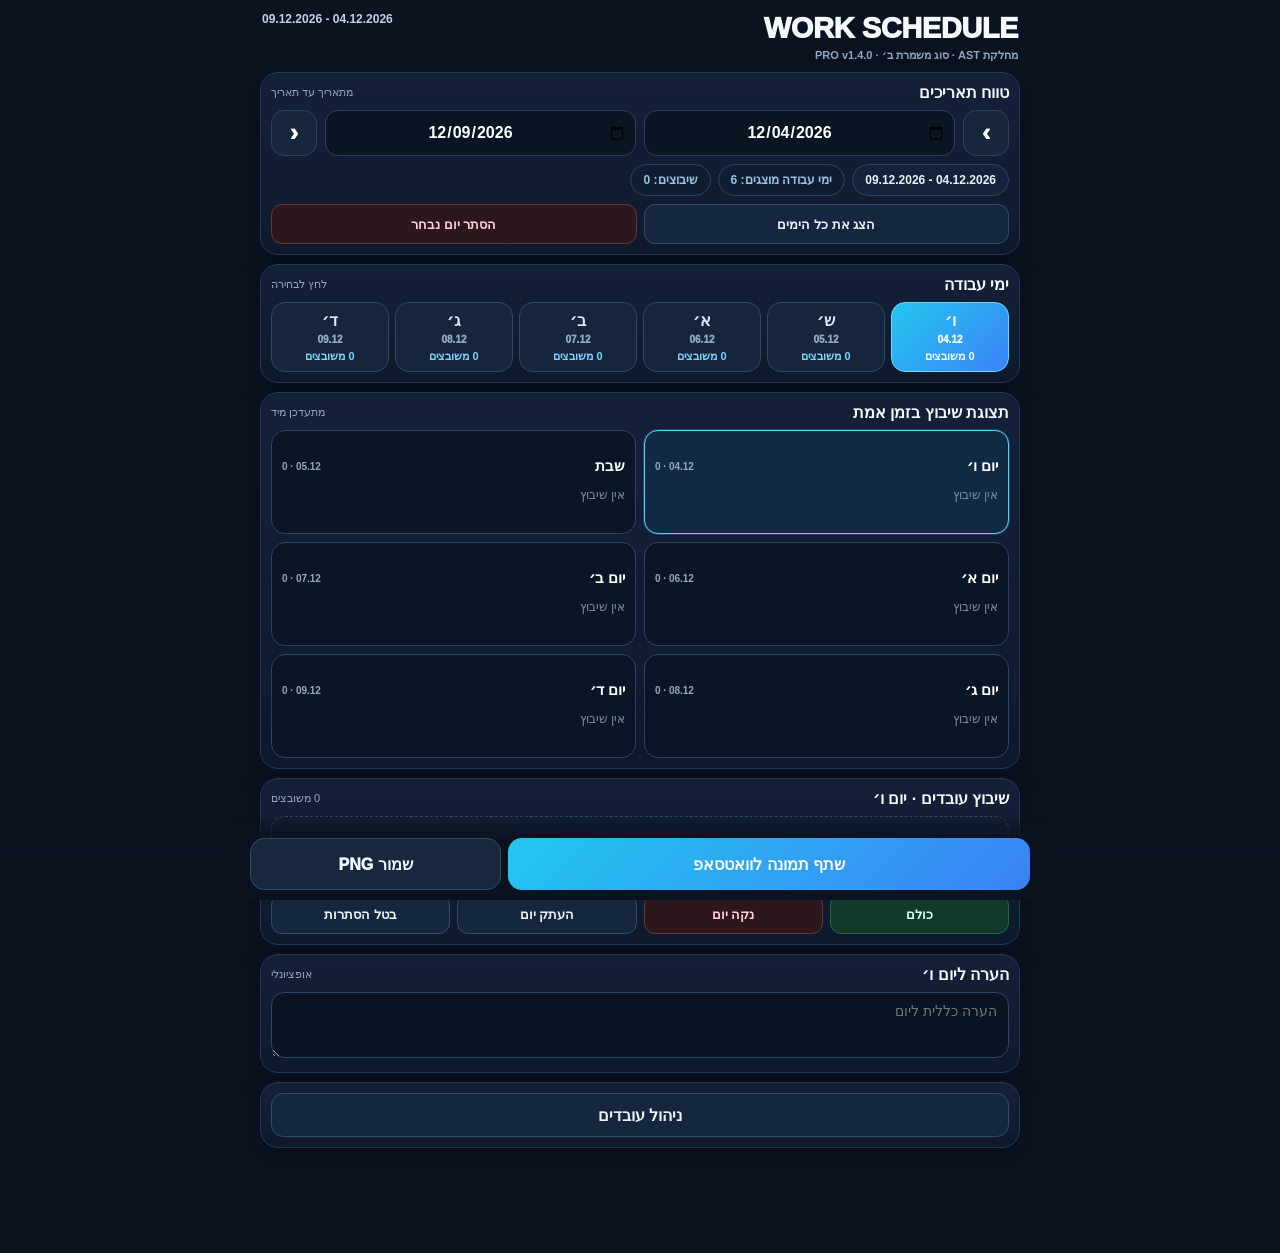
<file: work_schedule_dashboard.html>
<!doctype html>
<html lang="he" dir="rtl">
<head>
<meta charset="utf-8">
<meta name="viewport" content="width=device-width,initial-scale=1,viewport-fit=cover,user-scalable=no">
<meta name="apple-mobile-web-app-capable" content="yes">
<meta name="theme-color" content="#0b1220">
<title>WORK SCHEDULE · AST</title>
<link rel="stylesheet" href="work_schedule_dashboard.css?v=1.4.0">
</head>
<body>
<div class="app">
  <div class="header">
    <div>
      <h1>WORK SCHEDULE</h1>
      <div class="headerMeta">מחלקת AST · סוג משמרת ב׳ · PRO v1.4.0</div>
    </div>
    <div class="range" id="rangeText"></div>
  </div>

  <section class="card">
    <div class="sectionTitle"><b>טווח תאריכים</b><small>מתאריך עד תאריך</small></div>
    <div class="periodBar">
      <button type="button" class="nav" id="nextRange">›</button>
      <input class="date" id="rangeStart" type="date">
      <input class="date" id="rangeEnd" type="date">
      <button type="button" class="nav" id="prevRange">‹</button>
    </div>
    <div class="inlineMeta" id="rangeMeta"></div>
    <div class="quickTop">
      <button type="button" class="topBtn" id="resetHiddenBtn">הצג את כל הימים</button>
      <button type="button" class="topBtn red" id="toggleHideDayBtn">הסתר יום נבחר</button>
    </div>
  </section>

  <section class="card">
    <div class="sectionTitle"><b>ימי עבודה</b><small>לחץ לבחירה</small></div>
    <div class="days" id="days"></div>
  </section>

  <section class="card">
    <div class="sectionTitle"><b>תצוגת שיבוץ בזמן אמת</b><small>מתעדכן מיד</small></div>
    <div class="liveGrid" id="liveGrid"></div>
  </section>

  <section class="card">
    <div class="sectionTitle"><b id="assignTitle">שיבוץ עובדים</b><small id="assignCount"></small></div>
    <div class="people" id="people"></div>
    <div class="quickActions">
      <button type="button" class="sm green" id="allDayBtn">כולם</button>
      <button type="button" class="sm red" id="clearDayBtn">נקה יום</button>
      <button type="button" class="sm" id="copyDayBtn">העתק יום</button>
      <button type="button" class="sm" id="resetHiddenBtnBottom">בטל הסתרות</button>
    </div>
  </section>

  <section class="card">
    <div class="sectionTitle"><b id="dayNoteTitle">הערה ליום</b><small>אופציונלי</small></div>
    <textarea class="noteArea" id="dayNoteInput" placeholder="הערה כללית ליום"></textarea>
  </section>

  <section class="card">
    <button type="button" class="manageBtn" id="manageBtn">ניהול עובדים</button>
  </section>

  <canvas id="reportCanvas" class="preview" width="1080" height="1800"></canvas>
</div>

<div class="sticky"><div class="stickyInner">
  <button type="button" class="big primary" id="shareBtn">שתף תמונה לוואטסאפ</button>
  <button type="button" class="big secondary" id="saveBtn">שמור PNG</button>
</div></div>

<div class="sheet" id="workerSheet">
  <div class="sheetBox">
    <h3 id="workerSheetTitle">שעות והערה</h3>
    <div class="formGrid">
      <input id="workerFrom" type="time">
      <input id="workerTo" type="time">
      <textarea id="workerNote" placeholder="הערה לעובד ביום הזה"></textarea>
    </div>
    <div class="sheetBtns">
      <button type="button" class="save" id="saveWorkerDay">שמור</button>
      <button type="button" class="cancel" id="cancelWorkerDay">ביטול</button>
    </div>
  </div>
</div>

<div class="sheet" id="manageSheet">
  <div class="sheetBox">
    <h3>ניהול עובדים</h3>
    <div class="addRow">
      <input id="newName" placeholder="שם עובד" autocomplete="off">
      <input id="newFrom" type="time" value="16:30">
      <input id="newTo" type="time" value="22:00">
      <button type="button" id="addWorkerBtn">+ הוסף</button>
    </div>
    <div class="manageList" id="manageList"></div>
    <div class="sheetBtns">
      <button type="button" class="save" id="closeManage">סיום</button>
      <button type="button" class="cancel" id="resetData">איפוס הכל</button>
    </div>
  </div>
</div>

<div class="sheet" id="copySheet">
  <div class="sheetBox">
    <h3>העתק את היום ל...</h3>
    <div class="days" id="copyDays"></div>
    <div class="sheetBtns">
      <button type="button" class="cancel" id="closeCopy" style="grid-column:1/-1">ביטול</button>
    </div>
  </div>
</div>

<script src="work_schedule_core.js?v=1.4.0"></script>
<script src="work_schedule_report.js?v=1.4.0"></script>
</body>
</html>
</file>
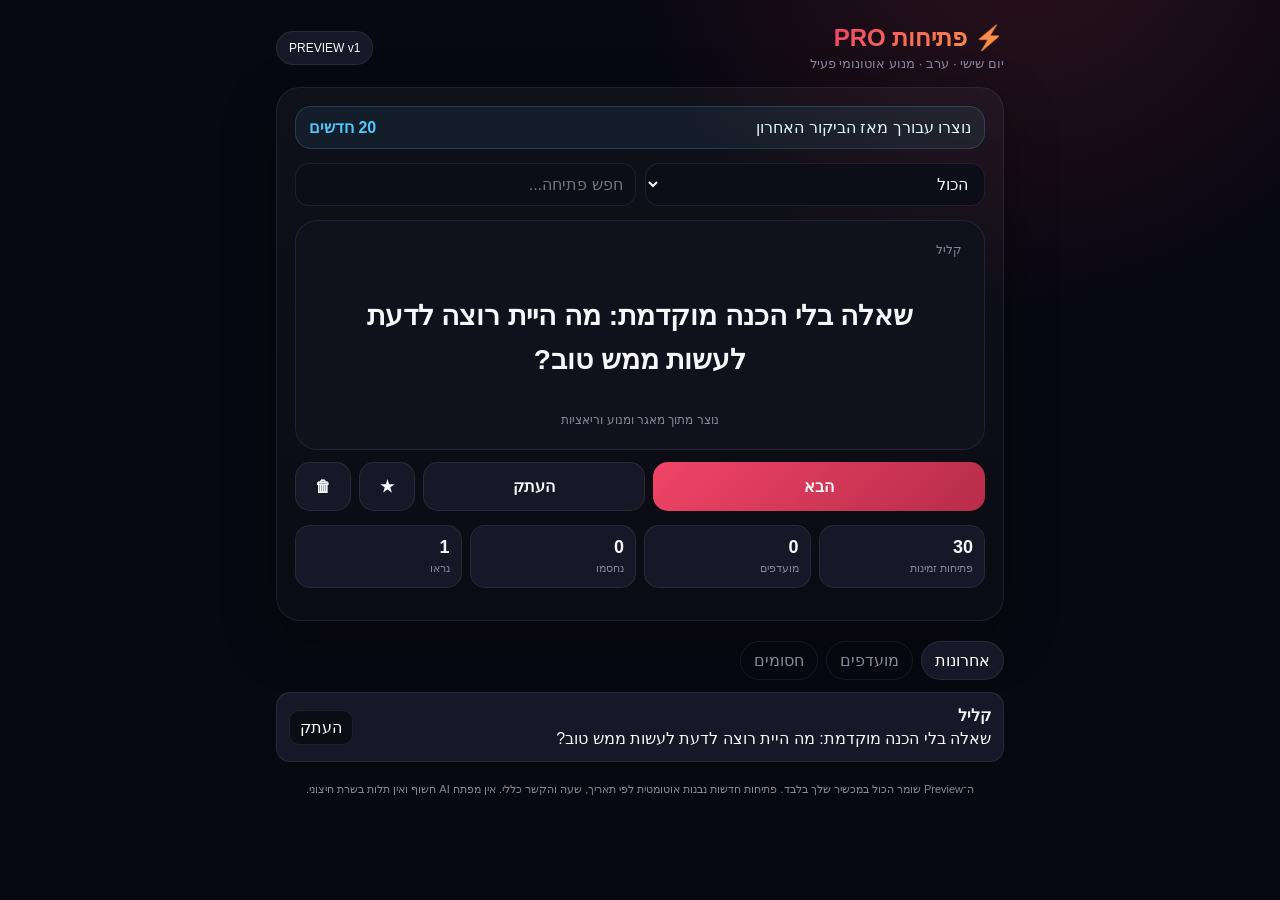
<file: xt-preview.html>
<!DOCTYPE html>
<html lang="he" dir="rtl">
<head>
<meta charset="UTF-8">
<meta name="viewport" content="width=device-width, initial-scale=1, viewport-fit=cover">
<meta name="theme-color" content="#080810">
<title>פתיחות PRO — Preview</title>
<style>
:root{--bg:#080810;--card:#11111d;--soft:#171727;--text:#f7f7fb;--muted:#87879b;--line:rgba(255,255,255,.08);--red:#f04468;--orange:#ff9b42;--blue:#4fc7ff;--green:#60d394;--gold:#ffcf5c}
*{box-sizing:border-box}body{margin:0;background:radial-gradient(circle at 80% -10%,rgba(240,68,104,.16),transparent 28%),var(--bg);color:var(--text);font-family:-apple-system,BlinkMacSystemFont,"Segoe UI",Arial,sans-serif;min-height:100vh}button,input,select,textarea{font:inherit}.app{max-width:760px;margin:auto;padding:24px 16px 48px}.top{display:flex;justify-content:space-between;align-items:center;gap:12px;margin-bottom:16px}.brand b{font-size:24px;background:linear-gradient(135deg,var(--red),var(--orange));-webkit-background-clip:text;color:transparent}.brand small{display:block;color:var(--muted);margin-top:4px}.pill{border:1px solid var(--line);background:var(--soft);color:var(--text);border-radius:999px;padding:9px 12px;font-size:12px}.hero{background:linear-gradient(180deg,rgba(255,255,255,.035),rgba(255,255,255,.015));border:1px solid var(--line);border-radius:24px;padding:18px;box-shadow:0 20px 55px rgba(0,0,0,.32)}.newbar{display:flex;justify-content:space-between;align-items:center;gap:10px;background:rgba(79,199,255,.08);border:1px solid rgba(79,199,255,.2);border-radius:16px;padding:11px 13px;margin-bottom:14px;color:#dff6ff}.newbar strong{color:var(--blue)}.filters{display:grid;grid-template-columns:1fr 1fr;gap:9px;margin-bottom:14px}.filters select,.filters input{width:100%;border:1px solid var(--line);background:#0d0d17;color:var(--text);border-radius:14px;padding:11px 12px;outline:none}.card{min-height:230px;background:var(--card);border:1px solid var(--line);border-radius:22px;padding:22px;display:flex;flex-direction:column;justify-content:space-between}.meta{display:flex;justify-content:space-between;gap:10px;color:var(--muted);font-size:12px}.opener{font-size:28px;line-height:1.55;text-align:center;font-weight:750;margin:28px 8px}.source{font-size:12px;color:var(--muted);text-align:center}.actions{display:grid;grid-template-columns:1.5fr 1fr 56px 56px;gap:8px;margin-top:12px}.btn{border:1px solid var(--line);background:var(--soft);color:var(--text);border-radius:15px;padding:14px 10px;font-weight:700;cursor:pointer}.btn.primary{background:linear-gradient(135deg,var(--red),#b72c4a);border:0}.btn.fav.active{color:var(--gold);border-color:rgba(255,207,92,.35);background:rgba(255,207,92,.08)}.stats{display:grid;grid-template-columns:repeat(4,1fr);gap:8px;margin:14px 0}.stat{background:var(--soft);border:1px solid var(--line);border-radius:15px;padding:11px}.stat b{display:block;font-size:18px}.stat span{font-size:11px;color:var(--muted)}.tabs{display:flex;gap:8px;overflow:auto;margin-top:20px}.tab{white-space:nowrap;border:1px solid var(--line);background:transparent;color:var(--muted);border-radius:999px;padding:9px 13px}.tab.active{color:white;background:var(--soft)}.panel{margin-top:12px;display:grid;gap:8px}.row{display:flex;align-items:center;gap:10px;background:var(--soft);border:1px solid var(--line);border-radius:14px;padding:11px 12px}.rowtext{flex:1;line-height:1.45}.mini{border:1px solid var(--line);background:#0c0c15;color:white;border-radius:10px;padding:7px 10px}.empty{text-align:center;color:var(--muted);padding:22px}.footer{color:var(--muted);font-size:11px;line-height:1.7;text-align:center;margin-top:18px}.badge{display:inline-block;border-radius:999px;padding:3px 8px;font-size:10px;background:rgba(96,211,148,.09);color:var(--green);border:1px solid rgba(96,211,148,.22)}
@media(max-width:560px){.app{padding-top:16px}.opener{font-size:23px}.filters{grid-template-columns:1fr}.actions{grid-template-columns:1.35fr 1fr 52px 52px}.stats{grid-template-columns:1fr 1fr}.brand b{font-size:21px}}
</style>
</head>
<body><main class="app">
<div class="top"><div class="brand"><b>⚡ פתיחות PRO</b><small id="contextLine">מנוע פתיחות חכם</small></div><div class="pill">PREVIEW v1</div></div>
<section class="hero">
<div class="newbar"><span>נוצרו עבורך מאז הביקור האחרון</span><strong id="newCount">0 חדשים</strong></div>
<div class="filters"><select id="category"><option value="all">הכול</option><option value="קליל">קליל</option><option value="מסקרן">מסקרן</option><option value="עמוק">עמוק</option><option value="מצחיק">מצחיק</option><option value="רגעי">לפי הרגע</option></select><input id="search" placeholder="חפש פתיחה..." /></div>
<div class="card"><div class="meta"><span id="catLabel">קטגוריה</span><span id="freshLabel" class="badge">חדש</span></div><div id="opener" class="opener">טוען...</div><div id="source" class="source"></div></div>
<div class="actions"><button class="btn primary" id="nextBtn">הבא</button><button class="btn" id="copyBtn">העתק</button><button class="btn fav" id="favBtn" title="מועדף">★</button><button class="btn" id="deleteBtn" title="מחיקה קבועה">🗑</button></div>
<div class="stats"><div class="stat"><b id="totalStat">0</b><span>פתיחות זמינות</span></div><div class="stat"><b id="favStat">0</b><span>מועדפים</span></div><div class="stat"><b id="deletedStat">0</b><span>נחסמו</span></div><div class="stat"><b id="seenStat">0</b><span>נראו</span></div></div>
</section>
<div class="tabs"><button class="tab active" data-tab="history">אחרונות</button><button class="tab" data-tab="favorites">מועדפים</button><button class="tab" data-tab="deleted">חסומים</button></div><div id="panel" class="panel"></div>
<div class="footer">ה־Preview שומר הכול במכשיר שלך בלבד. פתיחות חדשות נבנות אוטומטית לפי תאריך, שעה והקשר כללי. אין מפתח AI חשוף ואין תלות בשרת חיצוני.</div>
</main>
<script>
const K={fav:'xtp_fav_v1',del:'xtp_del_v1',seen:'xtp_seen_v1',hist:'xtp_hist_v1',last:'xtp_last_v1'};
const load=(k,d=[])=>{try{return JSON.parse(localStorage.getItem(k))??d}catch{return d}};const save=(k,v)=>localStorage.setItem(k,JSON.stringify(v));
let fav=load(K.fav),del=load(K.del),seen=load(K.seen),hist=load(K.hist),tab='history',current=null;
const base=[
['קליל','שאלה קטנה לפתיחה: מה הדבר הכי טוב שקרה לך השבוע?'],['קליל','יש לי תחושה שיש לך תשובה טובה לזה: מה תמיד משפר לך את היום?'],['קליל','מה יותר את/ה — קפה שקט או תוכנית ספונטנית?'],['מסקרן','איזו דעה שלך בדרך כלל מפתיעה אנשים?'],['מסקרן','מה משהו קטן שמספר על בן אדם יותר ממה שחושבים?'],['מסקרן','אם הייתי נותן לך לבחור נושא אחד לשיחה בלי סמול טוק — מה היית בוחר/ת?'],['עמוק','מה הדבר שלמדת לאחרונה ושינה לך קצת את הדרך להסתכל על אנשים?'],['עמוק','מה יותר חשוב בעיניך בשיחה טובה — כנות, הומור או סקרנות?'],['עמוק','איזה רגע קטן אתה זוכר הרבה יותר ממה שהיית מצפה?'],['מצחיק','שאלה חשובה ברמת ביטחון לאומי: אננס על פיצה — כן או משפט?'],['מצחיק','בוא/י נבדוק תאימות בסיסית: מתכננים הכול או זורמים ואז מאלתרים?'],['מצחיק','מה הכישרון הכי לא שימושי אבל מרשים שיש לך?']];
const starts=['שאלה בלי הכנה מוקדמת:','מסקרן אותי לדעת:','ניסוי קטן בשיחה:','שאלה של מצב רוח:','במקום עוד היי רגיל:','נלך ישר למעניין:'];
const topics=['מה הדבר שהכי קל לגרום לך לחייך ממנו?','איזה מקום תמיד עושה לך טוב?','מה היית רוצה לדעת לעשות ממש טוב?','איזו החלטה ספונטנית יצאה לך הכי מוצלחת?','מה הדבר האחרון שלמדת רק מתוך סקרנות?','מה מבחינתך הופך שיחה רגילה לשיחה ששווה לזכור?','אם היום היה מקבל כותרת — מה היא הייתה?','מה משהו שאנשים בדרך כלל מניחים עליך ולא קולעים?'];
function daySeed(){const d=new Date();return Number(`${d.getFullYear()}${String(d.getMonth()+1).padStart(2,'0')}${String(d.getDate()).padStart(2,'0')}`)}
function rand(seed){let x=Math.sin(seed)*10000;return x-Math.floor(x)}
function contextual(){const d=new Date(),h=d.getHours(),day=d.getDay();let a=[];if(h<11)a.push(['רגעי','שאלת בוקר: מה הדבר הראשון שיכול להפוך את היום הזה לטוב?']);else if(h<17)a.push(['רגעי','שאלת אמצע יום: אם היית יכול/ה לעצור הכול לשעה — מה היית עושה?']);else a.push(['רגעי','שאלת ערב: מה היה החלק הכי טוב ביום שלך עד עכשיו?']);if(day===5||day===6)a.push(['רגעי','סוף שבוע זה מבחן אופי קטן: שקט מוחלט או לצאת ולעשות משהו?']);else a.push(['רגעי','באמצע שבוע דווקא מעניין: מה מחזיק לך את האנרגיה כשעוד יש דרך עד הסופ״ש?']);return a}
function generated(){const seed=daySeed(),out=[];for(let i=0;i<18;i++){const s=starts[Math.floor(rand(seed+i*17)*starts.length)],t=topics[Math.floor(rand(seed+i*31)*topics.length)],cat=['קליל','מסקרן','עמוק'][Math.floor(rand(seed+i*47)*3)];out.push([cat,`${s} ${t}`])}return out}
function all(){const map=new Map();[...base,...contextual(),...generated()].forEach(([c,t])=>{if(!map.has(t))map.set(t,{cat:c,text:t,id:btoa(unescape(encodeURIComponent(t))).slice(0,24)})});return [...map.values()].filter(x=>!del.includes(x.id))}
function filtered(){let q=document.getElementById('search').value.trim(),c=document.getElementById('category').value;return all().filter(x=>(c==='all'||x.cat===c)&&(!q||x.text.includes(q)))}
function pick(next=true){const arr=filtered();if(!arr.length){current=null;renderCard();return}let pool=arr.filter(x=>!seen.includes(x.id));if(!pool.length)pool=arr;let i=Math.floor(Math.random()*pool.length);current=pool[i];if(!seen.includes(current.id)){seen.push(current.id);save(K.seen,seen)}hist=hist.filter(x=>x.id!==current.id);hist.unshift(current);hist=hist.slice(0,12);save(K.hist,hist);renderCard();renderPanel();updateStats()}
function renderCard(){const o=document.getElementById('opener');if(!current){o.textContent='לא נמצאו פתיחות לפי הסינון';document.getElementById('catLabel').textContent='—';document.getElementById('source').textContent='';return}o.textContent=current.text;document.getElementById('catLabel').textContent=current.cat;document.getElementById('source').textContent=current.cat==='רגעי'?'מותאם לזמן הנוכחי':'נוצר מתוך מאגר ומנוע וריאציות';document.getElementById('favBtn').classList.toggle('active',fav.includes(current.id));document.getElementById('freshLabel').style.visibility=seen.includes(current.id)?'hidden':'visible'}
function updateStats(){document.getElementById('totalStat').textContent=all().length;document.getElementById('favStat').textContent=fav.length;document.getElementById('deletedStat').textContent=del.length;document.getElementById('seenStat').textContent=seen.length}
function toggleFav(){if(!current)return;fav=fav.includes(current.id)?fav.filter(x=>x!==current.id):[current.id,...fav];save(K.fav,fav);renderCard();renderPanel();updateStats()}
function blockCurrent(){if(!current)return;if(!del.includes(current.id))del.push(current.id);fav=fav.filter(x=>x!==current.id);save(K.del,del);save(K.fav,fav);pick()}
function copyText(t){navigator.clipboard?.writeText(t).then(()=>flash('הועתק')).catch(()=>{const ta=document.createElement('textarea');ta.value=t;document.body.appendChild(ta);ta.select();document.execCommand('copy');ta.remove();flash('הועתק')})}
function flash(t){const el=document.getElementById('copyBtn'),old=el.textContent;el.textContent=t;setTimeout(()=>el.textContent=old,900)}
function renderPanel(){const p=document.getElementById('panel');let arr=[];if(tab==='history')arr=hist.filter(x=>!del.includes(x.id));if(tab==='favorites')arr=all().filter(x=>fav.includes(x.id));if(tab==='deleted'){arr=load(K.del).map(id=>({id,text:'פתיחה חסומה',cat:'חסום'}));const remembered=[...base,...contextual(),...generated()].map(([cat,text])=>({cat,text,id:btoa(unescape(encodeURIComponent(text))).slice(0,24)}));arr=arr.map(x=>remembered.find(r=>r.id===x.id)||x)}if(!arr.length){p.innerHTML='<div class="empty">אין פריטים כאן עדיין</div>';return}p.innerHTML=arr.map(x=>`<div class="row"><div class="rowtext"><b>${x.cat}</b><br>${x.text}</div>${tab==='deleted'?`<button class="mini" data-restore="${x.id}">שחזר</button>`:`<button class="mini" data-copy="${encodeURIComponent(x.text)}">העתק</button>`}</div>`).join('');p.querySelectorAll('[data-copy]').forEach(b=>b.onclick=()=>copyText(decodeURIComponent(b.dataset.copy)));p.querySelectorAll('[data-restore]').forEach(b=>b.onclick=()=>{del=del.filter(x=>x!==b.dataset.restore);save(K.del,del);renderPanel();updateStats()})}
function initNew(){const last=Number(localStorage.getItem(K.last)||0),today=daySeed(),count=last===today?0:generated().length+contextual().length;document.getElementById('newCount').textContent=`${count} חדשים`;localStorage.setItem(K.last,today)}
function contextText(){const d=new Date(),h=d.getHours(),days=['ראשון','שני','שלישי','רביעי','חמישי','שישי','שבת'];document.getElementById('contextLine').textContent=`יום ${days[d.getDay()]} · ${h<12?'בוקר':h<18?'צהריים':'ערב'} · מנוע אוטונומי פעיל`}
document.getElementById('nextBtn').onclick=()=>pick();document.getElementById('copyBtn').onclick=()=>current&&copyText(current.text);document.getElementById('favBtn').onclick=toggleFav;document.getElementById('deleteBtn').onclick=blockCurrent;document.getElementById('category').onchange=()=>pick();document.getElementById('search').oninput=()=>pick();document.querySelectorAll('.tab').forEach(b=>b.onclick=()=>{document.querySelectorAll('.tab').forEach(x=>x.classList.remove('active'));b.classList.add('active');tab=b.dataset.tab;renderPanel()});
contextText();initNew();updateStats();renderPanel();pick();
</script></body></html>
</file>
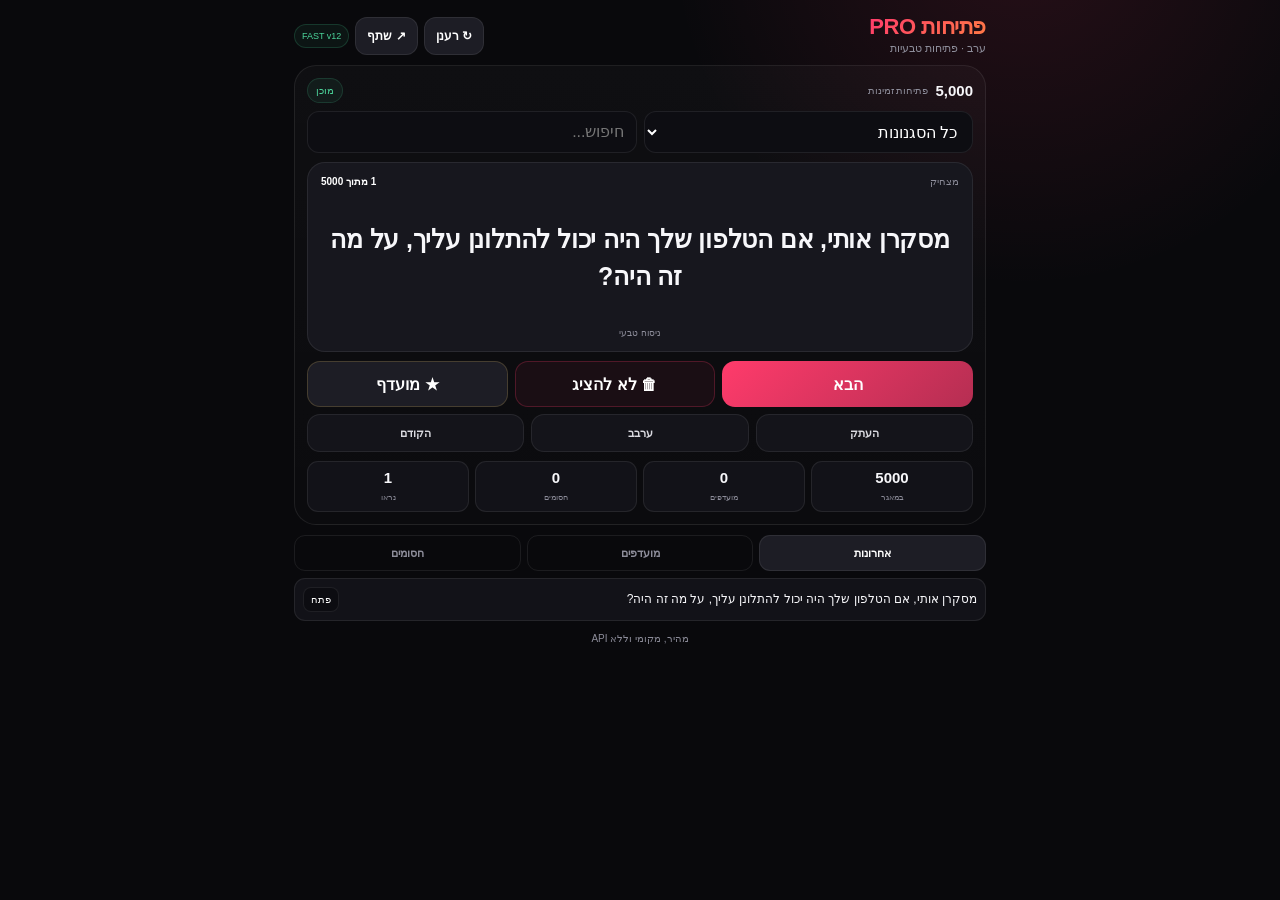
<file: xt.html>
<!DOCTYPE html>
<html lang="he" dir="rtl">
<head>
<meta charset="UTF-8">
<meta name="viewport" content="width=device-width,initial-scale=1,maximum-scale=1,user-scalable=no,viewport-fit=cover">
<meta name="theme-color" content="#09090c">
<title>פתיחות PRO</title>
<style>
:root{
  --bg:#09090c;--panel:#111116;--card:#17171e;--soft:#1d1d25;--line:rgba(255,255,255,.08);
  --text:#f7f7fa;--muted:#8d8d9a;--accent:#ff3b6b;--accent2:#ff7a45;--good:#4cd59b;--gold:#ffd166;
}
*{box-sizing:border-box;-webkit-tap-highlight-color:transparent}
html,body{margin:0;min-height:100%;background:var(--bg);color:var(--text);font-family:-apple-system,BlinkMacSystemFont,"SF Pro Display","Segoe UI",Arial,sans-serif}
body{background:radial-gradient(circle at 80% -10%,rgba(255,59,107,.12),transparent 28%),var(--bg)}
button,input,select{font:inherit}
button{cursor:pointer}
.app{max-width:720px;margin:auto;padding:16px 14px 32px}
.top{display:flex;align-items:center;justify-content:space-between;gap:10px;margin-bottom:10px}
.brand{min-width:0}
.brand b{display:block;font-size:22px;line-height:1;font-weight:850;letter-spacing:-.4px;background:linear-gradient(135deg,var(--accent),var(--accent2));-webkit-background-clip:text;color:transparent}
.brand small{display:block;color:var(--muted);font-size:11px;margin-top:4px}
.topTools{display:flex;align-items:center;gap:6px}
.toolBtn{height:38px;border:1px solid var(--line);background:var(--soft);color:#fff;border-radius:12px;padding:0 11px;font-size:12px;font-weight:750;white-space:nowrap}
.toolBtn.refreshing{opacity:.78;pointer-events:none}
.toolBtn.refreshing .refreshIcon{display:inline-block;animation:spin .65s linear infinite}
.version{font-size:9px;color:var(--good);border:1px solid rgba(76,213,155,.18);background:rgba(76,213,155,.06);padding:6px 7px;border-radius:999px}
@keyframes spin{to{transform:rotate(360deg)}}

.hero{background:linear-gradient(180deg,rgba(255,255,255,.028),rgba(255,255,255,.012));border:1px solid var(--line);border-radius:22px;padding:12px}
.statusRow{display:grid;grid-template-columns:1fr auto;gap:8px;align-items:center;margin-bottom:8px}
.bank{display:flex;align-items:center;gap:7px;min-width:0}
.bank strong{font-size:15px}
.bank span{font-size:10px;color:var(--muted)}
.state{font-size:10px;color:var(--good);background:rgba(76,213,155,.07);border:1px solid rgba(76,213,155,.16);padding:6px 8px;border-radius:999px;white-space:nowrap}

.filters{display:grid;grid-template-columns:1fr 1fr;gap:7px;margin-bottom:9px}
.filters select,.filters input{width:100%;height:42px;border:1px solid var(--line);background:#0d0d12;color:#fff;border-radius:12px;padding:0 11px;outline:none}
.filters input{font-size:16px}

.card{min-height:190px;background:var(--card);border:1px solid var(--line);border-radius:18px;padding:13px;display:flex;flex-direction:column;justify-content:space-between}
.meta{display:flex;justify-content:space-between;gap:8px;color:var(--muted);font-size:10px}
.counter{color:#fff;font-weight:750}
.opener{text-align:center;font-size:25px;line-height:1.48;font-weight:780;letter-spacing:-.2px;margin:15px 4px}
.source{text-align:center;color:var(--muted);font-size:9px}
.badge{display:inline-block;color:var(--good);border:1px solid rgba(76,213,155,.2);background:rgba(76,213,155,.06);border-radius:999px;padding:2px 6px}

.primaryActions{display:grid;grid-template-columns:1.25fr 1fr 1fr;gap:7px;margin-top:9px}
.secondaryActions{display:grid;grid-template-columns:1fr 1fr 1fr;gap:7px;margin-top:7px}
.btn{height:46px;border:1px solid var(--line);border-radius:13px;background:var(--soft);color:#fff;font-weight:780;padding:0 8px}
.btn.primary{border:0;background:linear-gradient(135deg,var(--accent),#b52e52)}
.btn.reject{background:rgba(255,59,107,.06);border-color:rgba(255,59,107,.24)}
.btn.fav{border-color:rgba(255,209,102,.18)}
.btn.fav.active{color:var(--gold);background:rgba(255,209,102,.08);border-color:rgba(255,209,102,.35)}
.btn.utility{height:38px;font-size:11px;color:#d9d9df;background:#14141a}

.stats{display:grid;grid-template-columns:repeat(4,1fr);gap:6px;margin-top:9px}
.stat{background:#121218;border:1px solid var(--line);border-radius:11px;padding:7px 5px;text-align:center}
.stat b{display:block;font-size:15px}
.stat span{font-size:8px;color:var(--muted)}

.tabs{display:grid;grid-template-columns:repeat(3,1fr);gap:6px;margin-top:10px}
.tab{height:36px;border:1px solid var(--line);background:transparent;color:var(--muted);border-radius:11px;font-size:11px;font-weight:700}
.tab.active{background:var(--soft);color:#fff}
.panel{margin-top:7px;display:grid;gap:5px}
.row{display:flex;align-items:center;gap:6px;background:#121218;border:1px solid var(--line);border-radius:11px;padding:8px}
.rowtext{flex:1;min-width:0;font-size:12px;line-height:1.35}
.mini{border:1px solid var(--line);background:#0c0c11;color:#fff;border-radius:8px;padding:6px 7px;font-size:10px}
.empty{text-align:center;color:var(--muted);font-size:11px;padding:12px}
.foot{text-align:center;color:var(--muted);font-size:10px;margin-top:12px}

.toast{position:fixed;z-index:50;left:50%;top:max(16px,env(safe-area-inset-top));transform:translate(-50%,-12px);opacity:0;pointer-events:none;background:#f5f5f7;color:#111;border-radius:14px;padding:10px 14px;font-size:12px;font-weight:800;box-shadow:0 10px 30px rgba(0,0,0,.35);transition:.2s ease;white-space:nowrap}
.toast.show{opacity:1;transform:translate(-50%,0)}

@media(max-width:560px){
  html,body{height:100%;overflow:hidden}
  .app{height:100dvh;max-height:100dvh;padding:max(8px,env(safe-area-inset-top)) 8px max(7px,env(safe-area-inset-bottom));display:flex;flex-direction:column;overflow:hidden}
  .top{margin-bottom:6px;flex:0 0 auto}
  .brand b{font-size:19px}.brand small{font-size:9px;margin-top:2px}
  .topTools{gap:4px}.toolBtn{height:34px;padding:0 8px;font-size:10px;border-radius:10px}.version{display:none}
  .hero{padding:8px;border-radius:17px;flex:0 0 auto}
  .statusRow{margin-bottom:6px}.bank strong{font-size:13px}.bank span{font-size:8px}.state{font-size:8px;padding:5px 7px}
  .filters{gap:5px;margin-bottom:6px}.filters select,.filters input{height:36px;padding:0 8px;border-radius:10px}
  .card{height:145px;min-height:145px;padding:9px 10px;border-radius:15px}
  .opener{font-size:clamp(18px,5.4vw,22px);line-height:1.3;margin:6px 1px;display:-webkit-box;-webkit-line-clamp:4;-webkit-box-orient:vertical;overflow:hidden}
  .source{font-size:8px}.meta{font-size:9px}
  .primaryActions{gap:5px;margin-top:6px}.btn{height:40px;border-radius:11px;font-size:11px}.btn.primary{font-size:13px}
  .secondaryActions{gap:5px;margin-top:5px}.btn.utility{height:32px;font-size:10px}
  .stats{gap:4px;margin-top:5px}.stat{padding:4px 2px;border-radius:9px}.stat b{font-size:13px}.stat span{font-size:7px}
  .tabs{gap:4px;margin-top:5px}.tab{height:31px;font-size:10px;border-radius:9px}
  .panel{flex:1;min-height:0;overflow-y:auto;margin-top:4px;gap:4px;-webkit-overflow-scrolling:touch}.row{padding:6px;border-radius:9px}.rowtext{font-size:10px}.mini{padding:5px 6px;font-size:9px}
  .foot{display:none}
}
@media(max-width:560px) and (max-height:720px){
  .brand small{display:none}
  .top{margin-bottom:4px}.toolBtn{height:30px;font-size:9px}
  .statusRow{margin-bottom:4px}.state{padding:4px 6px}
  .filters{margin-bottom:4px}.filters select,.filters input{height:33px}
  .card{height:125px;min-height:125px;padding:7px 9px}.source{display:none}.opener{font-size:clamp(17px,5.1vw,20px);line-height:1.24;margin:4px 0}
  .primaryActions{margin-top:4px}.btn{height:36px;font-size:10px}.btn.primary{font-size:12px}
  .secondaryActions{margin-top:4px}.btn.utility{height:29px}
  .stats{margin-top:4px}.stat{padding:3px 2px}
  .tabs{margin-top:4px}.tab{height:29px}
}
</style>
</head>
<body>
<div id="toast" class="toast" role="status" aria-live="polite"></div>
<main class="app">
  <div class="top">
    <div class="brand"><b>פתיחות PRO</b><small id="contextLine">פתיחות טבעיות</small></div>
    <div class="topTools">
      <button id="refreshBtn" class="toolBtn" aria-label="רענן"><span class="refreshIcon">↻</span> רענן</button>
      <button id="shareBtn" class="toolBtn" aria-label="שתף">↗ שתף</button>
      <span class="version">FAST v12</span>
    </div>
  </div>

  <section class="hero">
    <div class="statusRow">
      <div class="bank"><strong id="bankCount">0</strong><span>פתיחות זמינות</span></div>
      <div class="state" id="syncState">מוכן</div>
    </div>

    <div id="freshCount" hidden>0 חדשים</div>

    <div class="filters">
      <select id="category" aria-label="קטגוריה">
        <option value="all">כל הסגנונות</option>
        <option value="קליל">קליל</option>
        <option value="מסקרן">מסקרן</option>
        <option value="עמוק">עמוק</option>
        <option value="מצחיק">מצחיק</option>
        <option value="רגעי">לפי הרגע</option>
      </select>
      <input id="search" placeholder="חיפוש..." aria-label="חיפוש במאגר">
    </div>

    <div class="card">
      <div class="meta"><span id="catLabel">קטגוריה</span><span class="counter" id="position">0 מתוך 0</span></div>
      <div id="opener" class="opener">טוען...</div>
      <div class="source"><span id="freshBadge" class="badge">חדש</span> <span id="source">ניסוח טבעי</span></div>
    </div>

    <div class="primaryActions">
      <button class="btn primary" id="nextBtn">הבא</button>
      <button class="btn reject" id="deleteBtn">🗑 לא להציג</button>
      <button class="btn fav" id="favBtn">★ מועדף</button>
    </div>

    <div class="secondaryActions">
      <button class="btn utility" id="copyBtn">העתק</button>
      <button class="btn utility" id="moreBtn">ערבב</button>
      <button class="btn utility" id="prevBtn">הקודם</button>
    </div>

    <div class="stats">
      <div class="stat"><b id="totalStat">0</b><span>במאגר</span></div>
      <div class="stat"><b id="favStat">0</b><span>מועדפים</span></div>
      <div class="stat"><b id="deletedStat">0</b><span>חסומים</span></div>
      <div class="stat"><b id="seenStat">0</b><span>נראו</span></div>
    </div>
  </section>

  <div class="tabs">
    <button class="tab active" data-tab="history">אחרונות</button>
    <button class="tab" data-tab="favorites">מועדפים</button>
    <button class="tab" data-tab="deleted">חסומים</button>
  </div>
  <div id="panel" class="panel"></div>
  <div class="foot">מהיר, מקומי וללא API</div>
</main>
<script src="xt-engine.js?v=12"></script>
</body>
</html>
</file>
<file: work_schedule_dashboard.css>
:root{
  --bg:#0b1220;--card:#111c2e;--line:#29415e;--txt:#f5f8fc;--muted:#91a4bb;
  --blue:#3b82f6;--cyan:#22c7f0;--green:#20c980;--red:#ff6473;--paper:#f6f9fd;--ink:#122d4f;
}
*{box-sizing:border-box}
html,body{margin:0;background:var(--bg);color:var(--txt);font-family:-apple-system,BlinkMacSystemFont,"Segoe UI",Arial,sans-serif}
button,input,textarea{font:inherit}
button{cursor:pointer;-webkit-tap-highlight-color:transparent;touch-action:manipulation}
input,textarea{outline:none}
.app{max-width:780px;margin:auto;padding:10px 10px calc(96px + env(safe-area-inset-bottom))}
.header{display:flex;align-items:flex-start;justify-content:space-between;gap:10px;margin:2px 2px 10px}
.header h1{margin:0;font-size:29px;font-weight:950;letter-spacing:-.4px}
.headerMeta{font-size:11px;color:#8fa7c0;font-weight:850;margin-top:4px}
.range{font-size:12px;color:#c0d0e2;font-weight:850;text-align:left}
.card{background:linear-gradient(180deg,#132038,#0e1a2b);border:1px solid #203a58;border-radius:18px;padding:10px;margin-bottom:9px;box-shadow:0 10px 26px rgba(0,0,0,.18)}
.periodBar{display:grid;grid-template-columns:46px 1fr 1fr 46px;gap:8px;align-items:center}
.nav{height:46px;border-radius:13px;border:1px solid var(--line);background:#16263b;color:#fff;font-size:24px;font-weight:950}
.date{height:46px;border-radius:13px;border:1px solid var(--line);background:#0a1524;color:#fff;text-align:center;font-weight:850;width:100%;padding:0 8px}
.inlineMeta{display:flex;gap:7px;flex-wrap:wrap;margin-top:8px}
.pill{height:32px;border-radius:999px;padding:0 12px;border:1px solid #294563;background:#12233a;color:#e7f2fb;font-weight:900;font-size:12px;display:inline-flex;align-items:center;justify-content:center}
.pill.soft{background:#0d1e32;color:#9fc0de}
.quickTop{display:grid;grid-template-columns:1fr 1fr;gap:7px;margin-top:8px}
.topBtn{height:40px;border-radius:11px;border:1px solid #2d4d6d;background:#15273e;color:#eaf3fb;font-weight:900;font-size:13px}
.topBtn.red{background:#2c171d;border-color:#663640;color:#ffd0d5}
.topBtn.green{background:#123929;border-color:#1d694c;color:#d9ffee}
.sectionTitle{display:flex;align-items:center;justify-content:space-between;gap:8px;margin:0 0 8px}.sectionTitle b{font-size:16px}.sectionTitle small{font-size:11px;color:var(--muted)}
.days{display:grid;grid-template-columns:repeat(auto-fit,minmax(88px,1fr));gap:6px}
.day{min-height:64px;border-radius:14px;border:1px solid #2b4868;background:#15263c;color:#dce8f4;font-weight:950;font-size:17px;padding:8px 6px}.day strong{display:block;font-size:16px}.day small{display:block;font-size:10px;color:#91a8c0;margin-top:4px}.day .count{font-size:11px;color:#7fd0ff;margin-top:5px;font-weight:900}.day.active{background:linear-gradient(135deg,var(--cyan),var(--blue));border-color:#66dafe;color:#fff}.day.active small,.day.active .count{color:#effcff}.day.has:not(.active){box-shadow:inset 0 -3px 0 var(--blue)}
.liveGrid{display:grid;grid-template-columns:1fr 1fr;gap:8px}.liveDay{border:1px solid #294563;background:#0a1625;border-radius:14px;padding:10px;text-align:right;color:#fff;min-height:104px}.liveDay.active{border-color:#55d2fb;box-shadow:0 0 0 1px rgba(85,210,251,.22);background:#102a43}.liveHead{display:flex;align-items:center;justify-content:space-between;gap:8px;margin-bottom:8px}.liveHead b{font-size:15px}.liveHead span{font-size:10px;color:#91a8c0;font-weight:800}.liveWorkers{display:grid;gap:5px}.liveWorker{display:flex;align-items:center;justify-content:space-between;gap:8px;background:#13253a;border-radius:10px;padding:6px 7px;font-size:12px}.liveWorker strong{font-size:13px;white-space:nowrap;overflow:hidden;text-overflow:ellipsis}.liveWorker em{font-style:normal;color:#9fb6cc;direction:ltr;unicode-bidi:isolate;white-space:nowrap;font-weight:800}.liveEmpty{font-size:12px;color:#738ba4;padding:5px 0}.liveMore{font-size:11px;color:#8fb0cf;font-weight:800;margin-top:3px}
.people{display:grid;grid-template-columns:repeat(2,minmax(0,1fr));gap:7px}.person{position:relative;min-height:68px;border-radius:14px;border:1px solid #2b4664;background:#0a1625;color:#fff;text-align:right;padding:10px 44px 9px 11px}.person .name{display:block;font-size:17px;font-weight:950;white-space:nowrap;overflow:hidden;text-overflow:ellipsis}.person .time{display:block;margin-top:4px;font-size:12px;color:#9cb2c8;direction:ltr;unicode-bidi:isolate;text-align:right}.person .edit{position:absolute;right:9px;top:19px;width:29px;height:29px;border-radius:9px;border:1px solid #34516f;background:#14263c;color:#dce9f7;display:grid;place-items:center;font-size:14px}.person.on{background:linear-gradient(135deg,#123d51,#174c8f);border-color:#52d2fa;box-shadow:0 0 0 1px rgba(82,210,250,.22)}.person.on:after{content:'✓';position:absolute;left:9px;top:9px;width:24px;height:24px;border-radius:50%;background:var(--green);display:grid;place-items:center;font-weight:950;font-size:15px}.person .noteDot{position:absolute;left:13px;bottom:10px;width:7px;height:7px;border-radius:50%;background:#ffd166}
.empty{text-align:center;color:#8298b0;padding:24px 8px;border:1px dashed #294563;border-radius:14px;font-weight:800;grid-column:1/-1}
.quickActions{display:grid;grid-template-columns:repeat(4,1fr);gap:7px;margin-top:9px}.sm{height:40px;border-radius:11px;border:1px solid #2d4d6d;background:#15273e;color:#eaf3fb;font-weight:850;font-size:13px}.sm.green{background:#123929;border-color:#1d694c;color:#d9ffee}.sm.red{background:#2c171d;border-color:#663640;color:#ffd0d5}
.noteArea{width:100%;min-height:66px;border-radius:13px;border:1px solid #2a4867;background:#0a1524;color:#fff;padding:10px 11px;resize:vertical;font-size:14px}
.manageBtn{width:100%;height:44px;border-radius:12px;border:1px solid #2f4d6d;background:#15273f;color:#eaf3fb;font-weight:900}
.sticky{position:fixed;left:0;right:0;bottom:0;background:linear-gradient(180deg,rgba(11,18,32,0),rgba(11,18,32,.96) 28%,rgba(11,18,32,1));padding:22px 10px calc(10px + env(safe-area-inset-bottom));z-index:20}.stickyInner{max-width:780px;margin:auto;display:grid;grid-template-columns:1.35fr .65fr;gap:7px}.big{height:52px;border-radius:14px;border:0;font-weight:950;font-size:16px}.big.primary{background:linear-gradient(135deg,var(--cyan),var(--blue));color:#fff}.big.secondary{background:#17283f;color:#edf6ff;border:1px solid #2d4d6c}
.sheet{position:fixed;inset:0;background:rgba(0,0,0,.68);display:none;align-items:flex-end;z-index:50}.sheet.open{display:flex}.sheetBox{width:100%;max-width:780px;margin:auto;background:#101e31;border-radius:22px 22px 0 0;padding:14px 12px calc(18px + env(safe-area-inset-bottom));border-top:1px solid #345372}.sheetBox h3{margin:0 0 10px;font-size:20px}.formGrid{display:grid;grid-template-columns:1fr 1fr;gap:8px}.formGrid input,.formGrid textarea{width:100%;border-radius:12px;border:1px solid #2d4b69;background:#091522;color:#fff;padding:11px}.formGrid textarea{grid-column:1/-1;min-height:76px;resize:vertical}.sheetBtns{display:grid;grid-template-columns:1fr 1fr;gap:7px;margin-top:10px}.sheetBtns button{height:44px;border-radius:12px;border:0;font-weight:950}.save{background:linear-gradient(135deg,var(--cyan),var(--blue));color:#fff}.cancel{background:#1b2b40;color:#e8f2fa;border:1px solid #304c6a!important}
.manageList{display:grid;gap:7px;max-height:42vh;overflow:auto;margin:10px 0}.manageRow{display:grid;grid-template-columns:1fr auto;gap:7px;align-items:center;background:#0a1625;border:1px solid #294563;border-radius:12px;padding:9px}.manageRow .mname{font-weight:900}.manageRow .mtime{font-size:11px;color:#95abc3;direction:ltr;unicode-bidi:isolate;text-align:right;margin-top:2px}.manageRow button{height:34px;border-radius:10px;border:1px solid #6a3940;background:#2d171c;color:#ffcbd1;font-weight:900;padding:0 11px}
.addRow{display:grid;grid-template-columns:1.2fr .8fr .8fr auto;gap:7px}.addRow input{height:42px;border-radius:11px;border:1px solid #2d4b69;background:#091522;color:#fff;padding:0 10px;min-width:0}.addRow button{height:42px;border-radius:11px;border:0;background:linear-gradient(135deg,var(--cyan),var(--blue));color:#fff;font-weight:950;padding:0 13px}
.preview{display:none}
@media(max-width:520px){.periodBar{grid-template-columns:44px 1fr 44px;}.periodBar input:last-of-type{grid-column:2/3}.quickTop{grid-template-columns:1fr 1fr}.quickActions{grid-template-columns:1fr 1fr}.liveGrid,.people{grid-template-columns:1fr 1fr}.addRow{grid-template-columns:1fr 1fr}.addRow input:first-child{grid-column:1/-1}.addRow button{grid-column:1/-1}}
@media(max-width:430px){.app{padding:8px 8px calc(96px + env(safe-area-inset-bottom))}.header h1{font-size:25px}.person .name{font-size:16px}.liveGrid,.people{grid-template-columns:1fr 1fr}}
</file>
